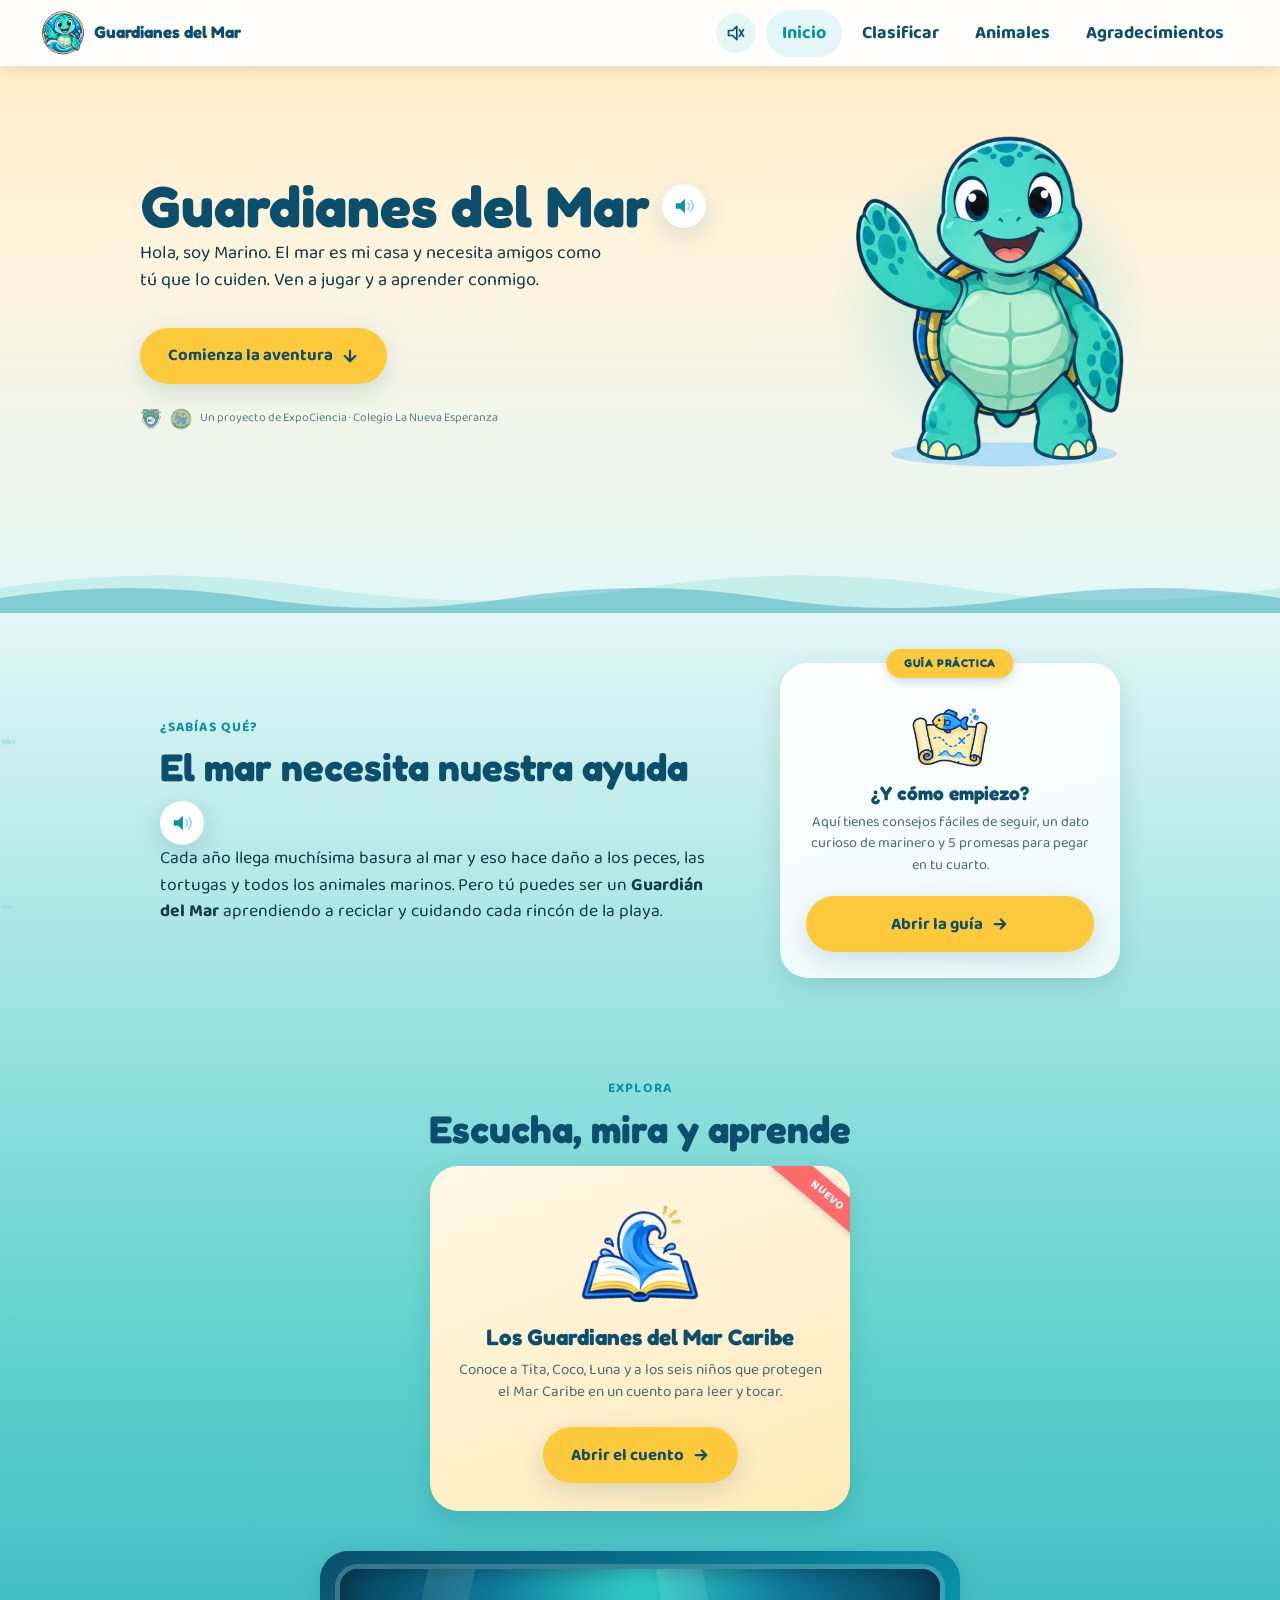
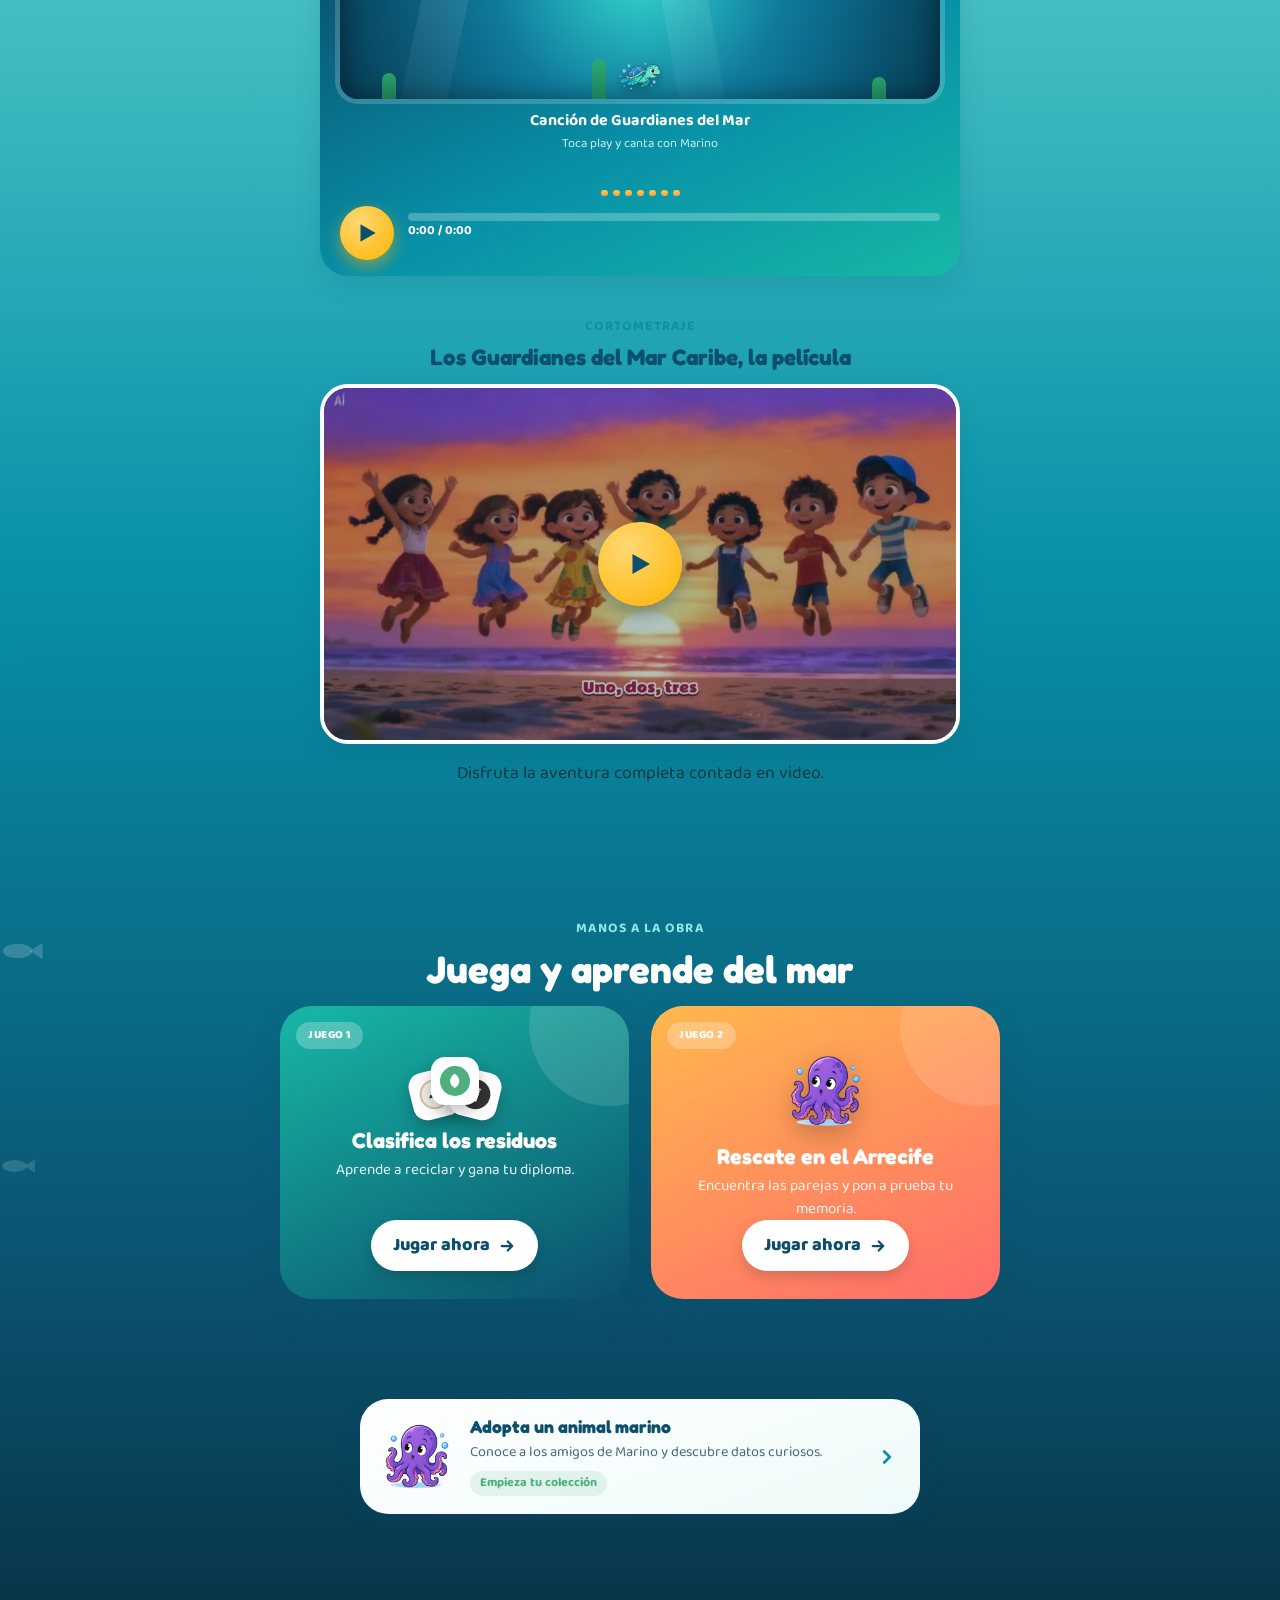
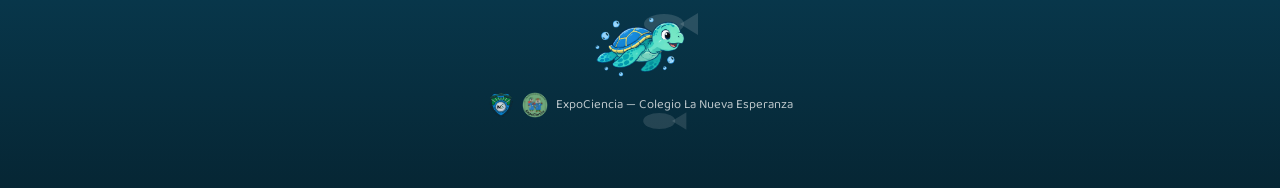
<file: index.html>
<!DOCTYPE html>
<html lang="es">
<head>
<meta charset="UTF-8">
<meta name="viewport" content="width=device-width, initial-scale=1, viewport-fit=cover">
<title>Guardianes del Mar</title>
<link rel="preconnect" href="https://fonts.googleapis.com">
<link rel="preconnect" href="https://fonts.gstatic.com" crossorigin>
<link href="https://fonts.googleapis.com/css2?family=Fredoka:wght@500;700&family=Baloo+2:wght@500;700&display=swap" rel="stylesheet">
<link rel="icon" href="imagenes/tortuga_marina.png" type="image/png">
<link rel="stylesheet" href="css/style.css">
</head>
<body>

<div class="burbujas" id="burbujas"></div>

<nav class="topnav">
  <div class="container topnav-inner">
    <a href="index.html" class="marca">
      <img src="imagenes/logo.png" alt="">
      Guardianes del Mar
    </a>
    <div class="topnav-acciones">
      <button class="sound-toggle silenciado" id="soundToggle" aria-label="Activar sonido" aria-pressed="false">
        <svg class="icono" viewBox="0 0 24 24" width="20" height="20" fill="none" stroke="currentColor" stroke-width="2" stroke-linecap="round" stroke-linejoin="round">
          <polygon points="3 9 3 15 8 15 13 20 13 4 8 9 3 9"></polygon>
          <path class="onda1" d="M16 8a5 5 0 0 1 0 8"></path>
          <path class="onda2" d="M19 5a9 9 0 0 1 0 14"></path>
          <line class="linea-muda" x1="16" y1="8" x2="21" y2="16"></line>
          <line class="linea-muda" x1="21" y1="8" x2="16" y2="16"></line>
        </svg>
      </button>
      <button class="menu-toggle" id="menuToggle" aria-label="Abrir menú" aria-expanded="false">
        <span></span><span></span><span></span>
      </button>
    </div>
    <ul class="topnav-links" id="topnavLinks">
      <li><a href="index.html" class="activa">Inicio</a></li>
      <li class="solo-movil"><a href="guia.html">Guía</a></li>
      <li><a href="clasificar.html">Clasificar</a></li>
      <li class="solo-movil"><a href="vuela.html">Rescate en el Arrecife</a></li>
      <li><a href="animales.html">Animales</a></li>
      <li><a href="agradecimientos.html">Agradecimientos</a></li>
    </ul>
  </div>
</nav>

<audio id="ambienteAudio" src="audio/ambiente-mar.mp3" loop preload="none"></audio>

<!-- HERO -->
<header class="hero">
  <div class="container hero-grid">
    <div class="hero-texto">
      <div class="titulo-con-audio">
        <h1>Guardianes del Mar</h1>
        <button class="btn-icono-escuchar" id="btnEscucharHero" data-lee="textoHero" type="button" aria-label="Escuchar este texto">
          <svg viewBox="0 0 24 24" width="22" height="22" fill="none" stroke="currentColor" stroke-width="2" stroke-linecap="round" stroke-linejoin="round">
            <polygon points="3 9 3 15 8 15 13 20 13 4 8 9 3 9" fill="currentColor" stroke="none"></polygon>
            <path class="onda-tts onda-tts-1" d="M16.5 8.5a5 5 0 0 1 0 7"></path>
            <path class="onda-tts onda-tts-2" d="M19.5 6a9 9 0 0 1 0 12"></path>
          </svg>
        </button>
      </div>
      <p class="subtitulo" id="textoHero">Hola, soy Marino. El mar es mi casa y necesita amigos como tú que lo cuiden. Ven a jugar y a aprender conmigo.</p>
      <a href="#problema" class="btn btn-primary">
        Comienza la aventura
        <svg viewBox="0 0 24 24" width="18" height="18" fill="none" stroke="currentColor" stroke-width="3" stroke-linecap="round" stroke-linejoin="round"><path d="M12 5v14M5 12l7 7 7-7"></path></svg>
      </a>
      <div class="hero-creditos">
        <img src="imagenes/logo_colegio.png" alt="">
        <img src="imagenes/expociencia.png" alt="">
        <span>Un proyecto de ExpoCiencia &middot; Colegio La Nueva Esperanza</span>
      </div>
    </div>
    <div class="hero-imagen">
      <div class="hero-mancha" aria-hidden="true"></div>
      <img class="mascota" src="imagenes/tortuga_saludo.png" alt="Marino la tortuga saludando">
    </div>
  </div>
</header>
<div class="divisor-ola" aria-hidden="true">
  <svg class="ola-atras" viewBox="0 0 800 50" preserveAspectRatio="none" xmlns="http://www.w3.org/2000/svg">
    <path id="olaPathAtras" d="M0,25 Q50,0 100,25 T200,25 T300,25 T400,25 L400,50 L0,50 Z" fill="#5FD1CD" fill-opacity="0.45"></path>
    <use href="#olaPathAtras" x="400"></use>
  </svg>
  <svg class="ola-frente" viewBox="0 0 800 50" preserveAspectRatio="none" xmlns="http://www.w3.org/2000/svg">
    <path id="olaPathFrente" d="M0,35 Q40,15 80,35 T160,35 T240,35 T320,35 T400,35 L400,50 L0,50 Z" fill="#0891A8" fill-opacity="0.35"></path>
    <use href="#olaPathFrente" x="400"></use>
  </svg>
</div>

<!-- EL PROBLEMA -->
<section id="problema">
  <div class="peces-fondo" aria-hidden="true">
    <svg class="pez-fondo" viewBox="0 0 60 30" style="top:30%;width:16px;height:8px;color:#5FD1CD;opacity:0.3;animation-duration:24s;animation-delay:-3s;" fill="currentColor"><ellipse cx="24" cy="15" rx="20" ry="10"></ellipse><polygon points="40,15 58,4 58,26"></polygon></svg>
    <svg class="pez-fondo" viewBox="0 0 60 30" style="top:70%;width:12px;height:6px;color:#5FD1CD;opacity:0.25;animation-duration:30s;animation-delay:-14s;" fill="currentColor"><ellipse cx="24" cy="15" rx="20" ry="10"></ellipse><polygon points="40,15 58,4 58,26"></polygon></svg>
  </div>
  <div class="container problema-grid">
    <div class="problema-texto">
      <span class="eyebrow">¿Sabías qué?</span>
      <div class="titulo-con-audio">
        <h2>El mar necesita nuestra ayuda</h2>
        <button class="btn-icono-escuchar" id="btnEscucharProblema" data-lee="textoProblema" type="button" aria-label="Escuchar este texto">
          <svg viewBox="0 0 24 24" width="22" height="22" fill="none" stroke="currentColor" stroke-width="2" stroke-linecap="round" stroke-linejoin="round">
            <polygon points="3 9 3 15 8 15 13 20 13 4 8 9 3 9" fill="currentColor" stroke="none"></polygon>
            <path class="onda-tts onda-tts-1" d="M16.5 8.5a5 5 0 0 1 0 7"></path>
            <path class="onda-tts onda-tts-2" d="M19.5 6a9 9 0 0 1 0 12"></path>
          </svg>
        </button>
      </div>
      <p class="lead" id="textoProblema">
        Cada año llega muchísima basura al mar y eso hace daño a los peces, las tortugas y todos los animales marinos.
        Pero tú puedes ser un <strong>Guardián del Mar</strong> aprendiendo a reciclar y cuidando cada rincón de la playa.
      </p>
    </div>

    <a href="guia.html" class="guia-destacada">
      <span class="guia-destacada-cinta">Guía práctica</span>
      <span class="guia-destacada-icono" aria-hidden="true">
        <img src="imagenes/icono_mapa.png" alt="">
      </span>
      <h3>¿Y cómo empiezo?</h3>
      <p>Aquí tienes consejos fáciles de seguir, un dato curioso de marinero y 5 promesas para pegar en tu cuarto.</p>
      <span class="btn btn-primary">
        Abrir la guía
        <svg viewBox="0 0 24 24" width="18" height="18" fill="none" stroke="currentColor" stroke-width="3" stroke-linecap="round" stroke-linejoin="round"><path d="M5 12h14M13 6l6 6-6 6"></path></svg>
      </span>
    </a>
  </div>
</section>

<!-- ESCUCHA, MIRA Y APRENDE -->
<section>
  <div class="peces-fondo" aria-hidden="true">
    <svg class="pez-fondo" viewBox="0 0 60 30" style="top:20%;width:24px;height:12px;color:#5FD1CD;opacity:0.3;animation-duration:26s;animation-delay:-8s;" fill="currentColor"><ellipse cx="24" cy="15" rx="20" ry="10"></ellipse><polygon points="40,15 58,4 58,26"></polygon></svg>
    <svg class="pez-fondo" viewBox="0 0 60 30" style="top:85%;width:20px;height:10px;color:#0891A8;opacity:0.28;animation-duration:32s;animation-delay:-20s;" fill="currentColor"><ellipse cx="24" cy="15" rx="20" ry="10"></ellipse><polygon points="40,15 58,4 58,26"></polygon></svg>
  </div>
  <div class="container">
    <span class="eyebrow">Explora</span>
    <h2>Escucha, mira y aprende</h2>

    <a href="cuento.html" class="cuento-card">
      <span class="cuento-cinta">Nuevo</span>
      <img src="imagenes/icono_libro.png" alt="">
      <h3>Los Guardianes del Mar Caribe</h3>
      <p>Conoce a Tita, Coco, Luna y a los seis niños que protegen el Mar Caribe en un cuento para leer y tocar.</p>
      <span class="btn btn-primary">
        Abrir el cuento
        <svg viewBox="0 0 24 24" width="18" height="18" fill="none" stroke="currentColor" stroke-width="3" stroke-linecap="round" stroke-linejoin="round"><path d="M5 12h14M13 6l6 6-6 6"></path></svg>
      </span>
    </a>

    <div class="cancion-viva" id="cancionViva">
      <div class="ventana-mar" id="ventanaMar">
        <span class="rayo-luz r1"></span>
        <span class="rayo-luz r2"></span>
        <img class="pez-silueta" src="imagenes/pez.png" alt="">
        <span class="alga a1"></span>
        <span class="alga a2"></span>
        <span class="alga a3"></span>
        <img class="mascota-nadando" id="mascotaVentana" src="imagenes/tortuga_nadando.png" alt="">
        <div class="particulas-ventana" id="particulasVentana"></div>

        <div class="letra-ventana" id="letraVentana">
          <p class="letra-anterior" id="letraAnterior"></p>
          <p class="letra-actual" id="letraActual"></p>
          <p class="letra-siguiente" id="letraSiguiente"></p>
        </div>
      </div>

      <div class="cancion-info">
        <p class="cancion-titulo">Canción de Guardianes del Mar</p>
        <p class="cancion-subtitulo">Toca play y canta con Marino</p>
      </div>

      <div class="ecualizador" id="ecualizador" aria-hidden="true">
        <span></span><span></span><span></span><span></span><span></span><span></span><span></span>
      </div>

      <div class="cancion-controles">
        <button class="cancion-play" id="playCancion" aria-label="Reproducir canción">
          <svg class="icono-play" viewBox="0 0 24 24" width="26" height="26" fill="currentColor"><polygon points="6 4 20 12 6 20 6 4"></polygon></svg>
          <svg class="icono-pausa" viewBox="0 0 24 24" width="26" height="26" fill="currentColor"><rect x="6" y="4" width="4" height="16"></rect><rect x="14" y="4" width="4" height="16"></rect></svg>
        </button>
        <div class="cancion-progreso-wrap">
          <div class="player-barra" id="cancionBarra">
            <div class="player-progreso" id="cancionProgreso"></div>
          </div>
          <p class="player-tiempo" id="cancionTiempo">0:00 / 0:00</p>
        </div>
      </div>

      <div class="notas-contenedor" id="notasContenedor"></div>
      <audio id="cancionAudio" src="audio/cancion.mp3" preload="none"></audio>
    </div>

    <div class="video-feature">
      <span class="eyebrow" style="margin-top:40px;">Cortometraje</span>
      <h3 style="text-align:center;color:var(--ocean-deep);font-size:1.4rem;">Los Guardianes del Mar Caribe, la película</h3>
      <div class="video-marco-nuevo" id="videoMarco" data-video-src="videos/cuento-guardianes-del-mar.mp4">
        <img class="video-miniatura" src="imagenes/video_cuento_poster.jpg" alt="Los Guardianes del Mar Caribe saltando de alegría en la playa al atardecer">
        <button class="video-overlay-boton" id="videoOverlayBoton" aria-label="Reproducir video">
          <span class="circulo">
            <svg viewBox="0 0 24 24" width="30" height="30" fill="currentColor"><polygon points="6 4 20 12 6 20 6 4"></polygon></svg>
          </span>
        </button>
      </div>
      <p class="lead" style="margin-top:16px;">Disfruta la aventura completa contada en video.</p>
    </div>

  </div>
</section>


<!-- JUEGA Y APRENDE -->
<section class="seccion-profunda">
  <div class="peces-fondo" aria-hidden="true">
    <svg class="pez-fondo" viewBox="0 0 60 30" style="top:15%;width:44px;height:22px;color:rgba(255,255,255,0.18);animation-duration:24s;animation-delay:-2s;" fill="currentColor"><ellipse cx="24" cy="15" rx="20" ry="10"></ellipse><polygon points="40,15 58,4 58,26"></polygon></svg>
    <svg class="pez-fondo" viewBox="0 0 60 30" style="top:60%;width:36px;height:18px;color:rgba(255,255,255,0.15);animation-duration:34s;animation-delay:-18s;" fill="currentColor"><ellipse cx="24" cy="15" rx="20" ry="10"></ellipse><polygon points="40,15 58,4 58,26"></polygon></svg>
  </div>
  <div class="container">
    <span class="eyebrow">Manos a la obra</span>
    <h2>Juega y aprende del mar</h2>
    <div class="juegos-grid">
      <a href="clasificar.html" class="juego-card juego-clasificar">
        <span class="juego-badge">Juego 1</span>
        <div class="baraja-canecas baraja-mini" aria-hidden="true">
          <span class="carta-baraja carta-1">
            <span class="simbolo-caneca simbolo-blanco tam-mini">
              <svg viewBox="0 0 100 100" fill="currentColor"><path d="M50 6 L65 30 H55 V50 H45 V30 H35 Z" transform="rotate(0 50 50)"></path><path d="M50 6 L65 30 H55 V50 H45 V30 H35 Z" transform="rotate(120 50 50)"></path><path d="M50 6 L65 30 H55 V50 H45 V30 H35 Z" transform="rotate(240 50 50)"></path></svg>
            </span>
          </span>
          <span class="carta-baraja carta-2">
            <span class="simbolo-caneca simbolo-verde tam-mini">
              <svg viewBox="0 0 100 100" fill="currentColor"><path d="M50 92 C18 75 12 32 50 8 C88 32 82 75 50 92 Z"></path></svg>
            </span>
          </span>
          <span class="carta-baraja carta-3">
            <span class="simbolo-caneca simbolo-negro tam-mini">
              <svg viewBox="0 0 100 100" fill="currentColor"><rect x="24" y="14" width="52" height="10" rx="3"></rect><rect x="40" y="5" width="20" height="9" rx="3"></rect><path d="M28 28 H72 L67 92 H33 Z"></path></svg>
            </span>
          </span>
        </div>
        <h3>Clasifica los residuos</h3>
        <p>Aprende a reciclar y gana tu diploma.</p>
        <span class="btn-jugar">
          Jugar ahora
          <svg viewBox="0 0 24 24" width="18" height="18" fill="none" stroke="currentColor" stroke-width="3" stroke-linecap="round" stroke-linejoin="round"><path d="M5 12h14M13 6l6 6-6 6"></path></svg>
        </span>
      </a>
      <a href="vuela.html" class="juego-card juego-vuela">
        <span class="juego-badge">Juego 2</span>
        <img src="imagenes/pulpo.png" alt="">
        <h3>Rescate en el Arrecife</h3>
        <p>Encuentra las parejas y pon a prueba tu memoria.</p>
        <span class="btn-jugar">
          Jugar ahora
          <svg viewBox="0 0 24 24" width="18" height="18" fill="none" stroke="currentColor" stroke-width="3" stroke-linecap="round" stroke-linejoin="round"><path d="M5 12h14M13 6l6 6-6 6"></path></svg>
        </span>
      </a>
    </div>
  </div>
</section>

<!-- ADOPTA (teaser) -->
<section>
  <div class="container">
    <a href="animales.html" class="adopta-teaser">
      <img src="imagenes/pulpo.png" alt="">
      <div class="texto">
        <h3>Adopta un animal marino</h3>
        <p>Conoce a los amigos de Marino y descubre datos curiosos.</p>
        <span class="adopta-teaser-progreso" id="adoptaTeaserProgreso"></span>
      </div>
      <svg class="adopta-teaser-flecha" viewBox="0 0 24 24" width="22" height="22" fill="none" stroke="currentColor" stroke-width="3" stroke-linecap="round" stroke-linejoin="round"><path d="M9 6l6 6-6 6"></path></svg>
    </a>
  </div>
</section>

<footer class="seccion-profunda">
  <div class="peces-fondo" aria-hidden="true">
    <svg class="pez-fondo" viewBox="0 0 60 30" style="top:20%;width:60px;height:30px;color:rgba(255,255,255,0.14);animation-duration:26s;animation-delay:-10s;" fill="currentColor"><ellipse cx="24" cy="15" rx="20" ry="10"></ellipse><polygon points="40,15 58,4 58,26"></polygon></svg>
    <svg class="pez-fondo" viewBox="0 0 60 30" style="top:65%;width:48px;height:24px;color:rgba(255,255,255,0.12);animation-duration:36s;animation-delay:-24s;" fill="currentColor"><ellipse cx="24" cy="15" rx="20" ry="10"></ellipse><polygon points="40,15 58,4 58,26"></polygon></svg>
  </div>
  <img src="imagenes/tortuga_nadando.png" alt="Marino nadando" style="width:100px;margin:0 auto 12px;position:relative;z-index:2;">
  <div class="footer-evento" style="position:relative;z-index:2;">
    <img src="imagenes/logo_colegio.png" alt="">
    <img src="imagenes/expociencia.png" alt="">
    <span>ExpoCiencia &mdash; Colegio La Nueva Esperanza</span>
  </div>
</footer>

<script src="js/common.js"></script>
<script src="js/home.js"></script>
</body>
</html>
</file>
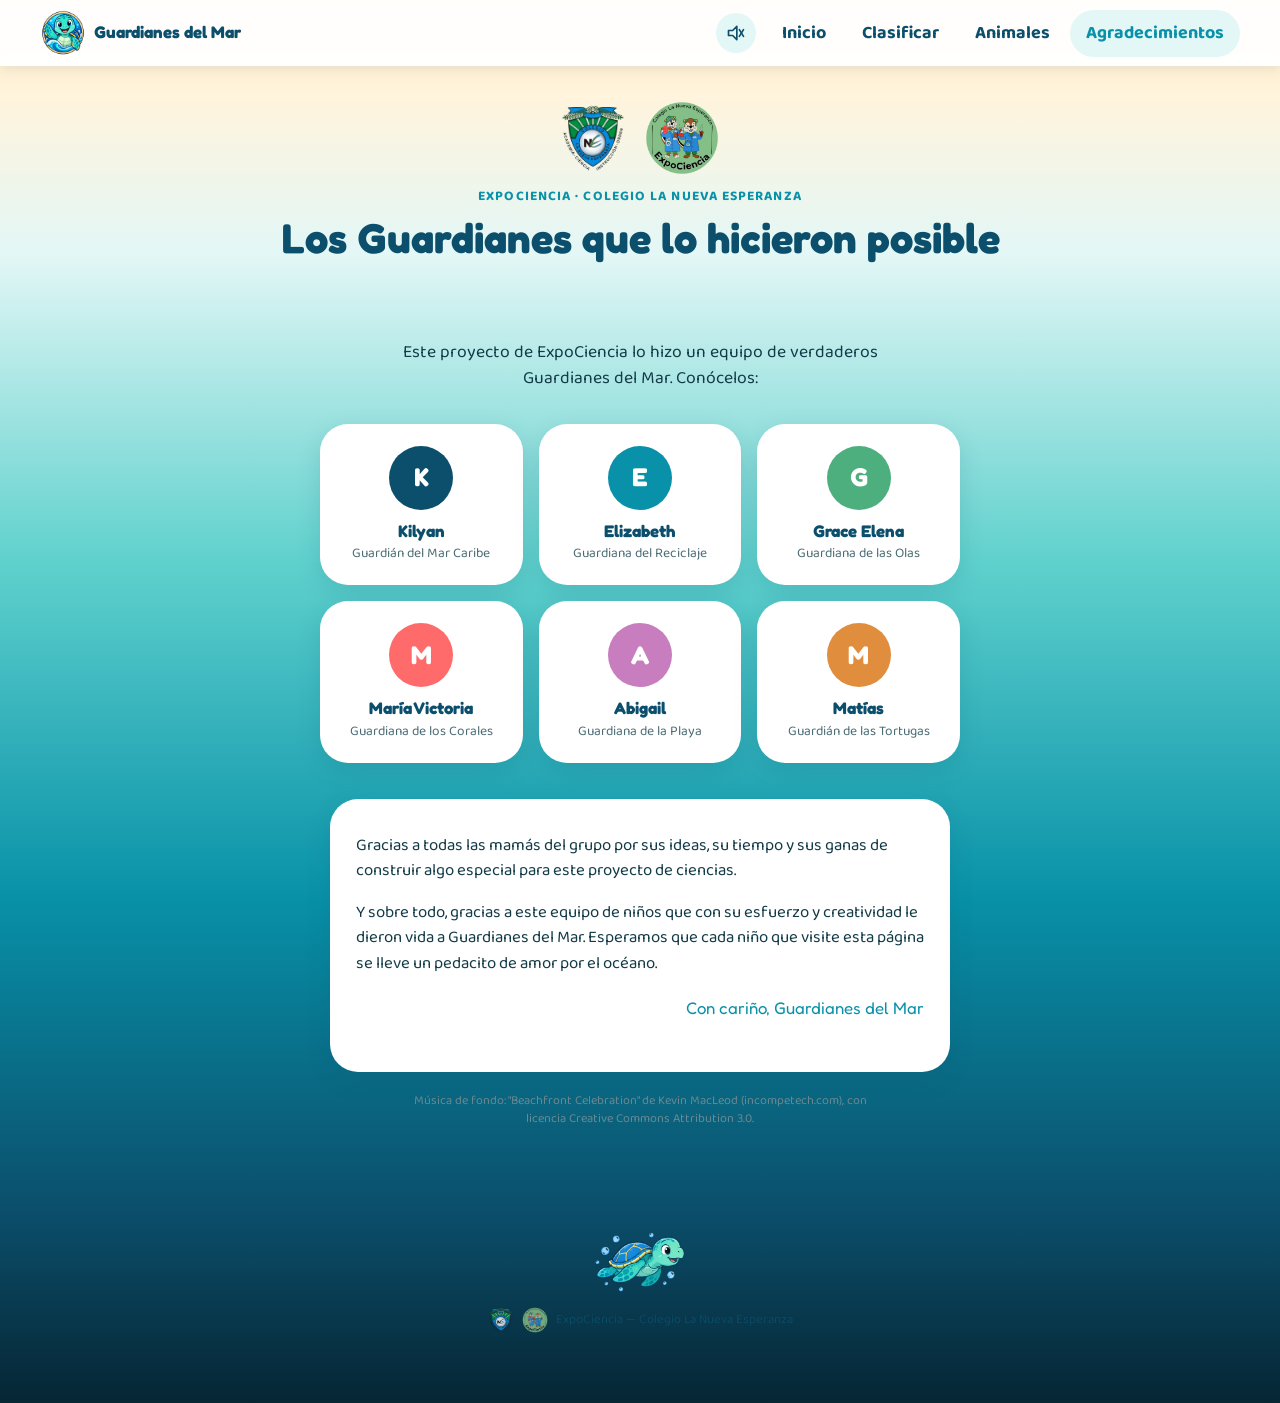
<file: agradecimientos.html>
<!DOCTYPE html>
<html lang="es">
<head>
<meta charset="UTF-8">
<meta name="viewport" content="width=device-width, initial-scale=1, viewport-fit=cover">
<title>Nuestro equipo — Guardianes del Mar</title>
<link rel="preconnect" href="https://fonts.googleapis.com">
<link rel="preconnect" href="https://fonts.gstatic.com" crossorigin>
<link href="https://fonts.googleapis.com/css2?family=Fredoka:wght@500;700&family=Baloo+2:wght@500;700&display=swap" rel="stylesheet">
<link rel="icon" href="imagenes/tortuga_marina.png" type="image/png">
<link rel="stylesheet" href="css/style.css">
</head>
<body>

<div class="burbujas" id="burbujas"></div>

<nav class="topnav">
  <div class="container topnav-inner">
    <a href="index.html" class="marca">
      <img src="imagenes/logo.png" alt="">
      Guardianes del Mar
    </a>
    <div class="topnav-acciones">
      <button class="sound-toggle silenciado" id="soundToggle" aria-label="Activar sonido" aria-pressed="false">
        <svg class="icono" viewBox="0 0 24 24" width="20" height="20" fill="none" stroke="currentColor" stroke-width="2" stroke-linecap="round" stroke-linejoin="round">
          <polygon points="3 9 3 15 8 15 13 20 13 4 8 9 3 9"></polygon>
          <path class="onda1" d="M16 8a5 5 0 0 1 0 8"></path>
          <path class="onda2" d="M19 5a9 9 0 0 1 0 14"></path>
          <line class="linea-muda" x1="16" y1="8" x2="21" y2="16"></line>
          <line class="linea-muda" x1="21" y1="8" x2="16" y2="16"></line>
        </svg>
      </button>
      <button class="menu-toggle" id="menuToggle" aria-label="Abrir menú" aria-expanded="false">
        <span></span><span></span><span></span>
      </button>
    </div>
    <ul class="topnav-links" id="topnavLinks">
      <li><a href="index.html">Inicio</a></li>
      <li class="solo-movil"><a href="guia.html">Guía</a></li>
      <li><a href="clasificar.html">Clasificar</a></li>
      <li class="solo-movil"><a href="vuela.html">Rescate en el Arrecife</a></li>
      <li><a href="animales.html">Animales</a></li>
      <li><a href="agradecimientos.html" class="activa">Agradecimientos</a></li>
    </ul>
  </div>
</nav>

<audio id="ambienteAudio" src="audio/ambiente-mar.mp3" loop preload="none"></audio>

<header class="page-header">
  <div class="logos-evento">
    <img src="imagenes/logo_colegio.png" alt="Colegio La Nueva Esperanza">
    <img src="imagenes/expociencia.png" alt="ExpoCiencia">
  </div>
  <span class="eyebrow">ExpoCiencia · Colegio La Nueva Esperanza</span>
  <h1 style="color:var(--ocean-deep);font-size:clamp(1.8rem,6vw,2.6rem);">Los Guardianes que lo hicieron posible</h1>
</header>

<section>
  <div class="container">
    <p class="lead">Este proyecto de ExpoCiencia lo hizo un equipo de verdaderos Guardianes del Mar. Conócelos:</p>

    <div class="equipo-grid">
      <div class="equipo-card equipo-color-1">
        <span class="equipo-avatar">K</span>
        <h3>Kilyan</h3>
        <p>Guardián del Mar Caribe</p>
      </div>
      <div class="equipo-card equipo-color-2">
        <span class="equipo-avatar">E</span>
        <h3>Elizabeth</h3>
        <p>Guardiana del Reciclaje</p>
      </div>
      <div class="equipo-card equipo-color-3">
        <span class="equipo-avatar">G</span>
        <h3>Grace Elena</h3>
        <p>Guardiana de las Olas</p>
      </div>
      <div class="equipo-card equipo-color-4">
        <span class="equipo-avatar">M</span>
        <h3>María Victoria</h3>
        <p>Guardiana de los Corales</p>
      </div>
      <div class="equipo-card equipo-color-5">
        <span class="equipo-avatar">A</span>
        <h3>Abigail</h3>
        <p>Guardiana de la Playa</p>
      </div>
      <div class="equipo-card equipo-color-6">
        <span class="equipo-avatar">M</span>
        <h3>Matías</h3>
        <p>Guardián de las Tortugas</p>
      </div>
    </div>

    <div class="agradecimientos-texto">
      <p>Gracias a todas las mamás del grupo por sus ideas, su tiempo y sus ganas de construir algo especial para este proyecto de ciencias.</p>
      <p>Y sobre todo, gracias a este equipo de niños que con su esfuerzo y creatividad le dieron vida a Guardianes del Mar. Esperamos que cada niño que visite esta página se lleve un pedacito de amor por el océano.</p>
      <p class="firma">Con cariño, Guardianes del Mar</p>
    </div>

    <p class="creditos-musica">Música de fondo: "Beachfront Celebration" de Kevin MacLeod (incompetech.com), con licencia Creative Commons Attribution 3.0.</p>
  </div>
</section>

<footer>
  <img src="imagenes/tortuga_nadando.png" alt="Marino nadando" style="width:100px;margin:0 auto 12px;">
  <div class="footer-evento">
    <img src="imagenes/logo_colegio.png" alt="">
    <img src="imagenes/expociencia.png" alt="">
    <span>ExpoCiencia &mdash; Colegio La Nueva Esperanza</span>
  </div>
</footer>

<script src="js/common.js"></script>
</body>
</html>
</file>
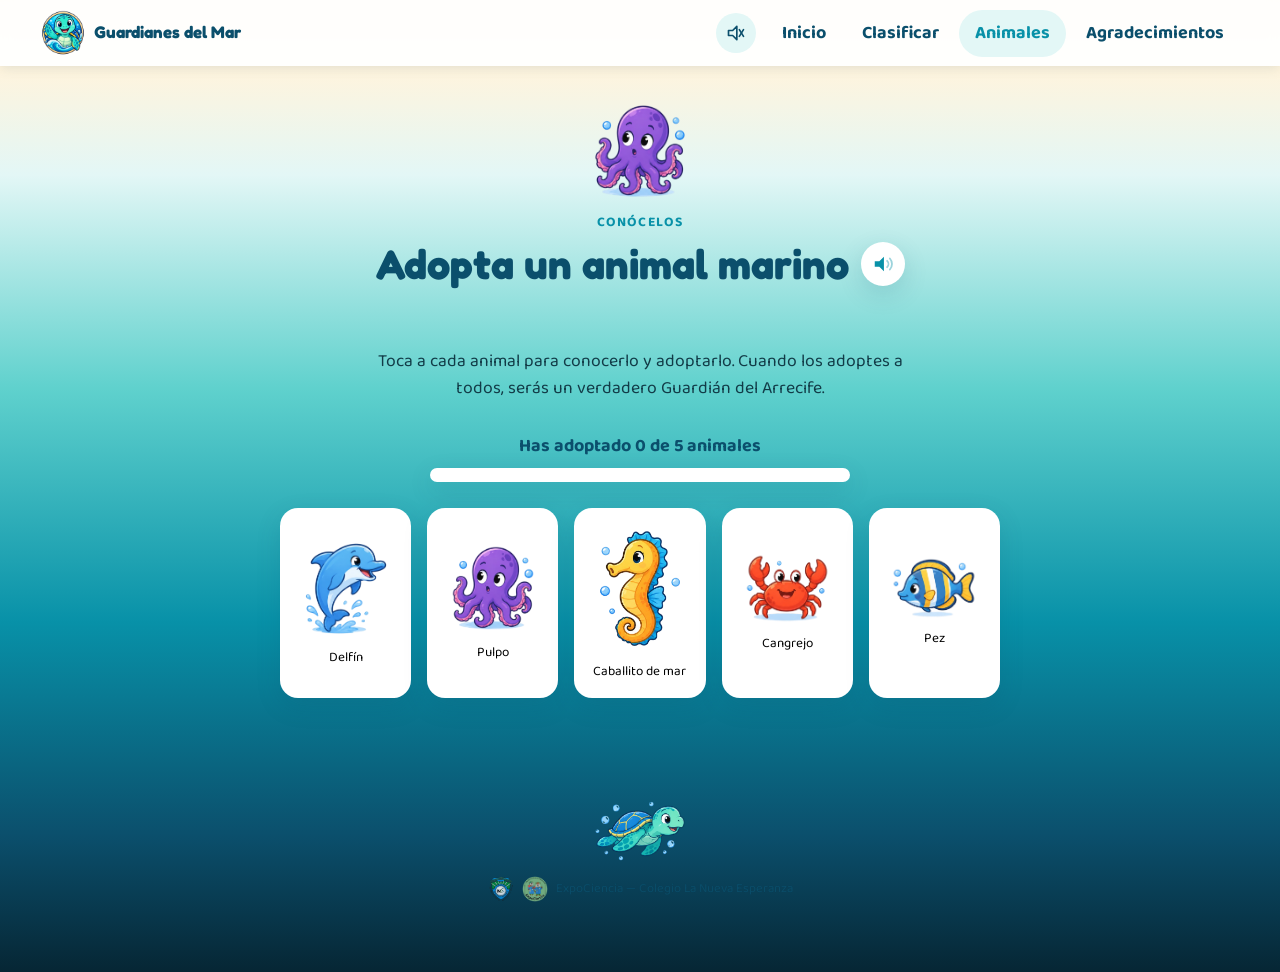
<file: animales.html>
<!DOCTYPE html>
<html lang="es">
<head>
<meta charset="UTF-8">
<meta name="viewport" content="width=device-width, initial-scale=1, viewport-fit=cover">
<title>Adopta un animal — Guardianes del Mar</title>
<link rel="preconnect" href="https://fonts.googleapis.com">
<link rel="preconnect" href="https://fonts.gstatic.com" crossorigin>
<link href="https://fonts.googleapis.com/css2?family=Fredoka:wght@500;700&family=Baloo+2:wght@500;700&display=swap" rel="stylesheet">
<link rel="icon" href="imagenes/tortuga_marina.png" type="image/png">
<link rel="stylesheet" href="css/style.css">
</head>
<body>

<div class="burbujas" id="burbujas"></div>

<nav class="topnav">
  <div class="container topnav-inner">
    <a href="index.html" class="marca">
      <img src="imagenes/logo.png" alt="">
      Guardianes del Mar
    </a>
    <div class="topnav-acciones">
      <button class="sound-toggle silenciado" id="soundToggle" aria-label="Activar sonido" aria-pressed="false">
        <svg class="icono" viewBox="0 0 24 24" width="20" height="20" fill="none" stroke="currentColor" stroke-width="2" stroke-linecap="round" stroke-linejoin="round">
          <polygon points="3 9 3 15 8 15 13 20 13 4 8 9 3 9"></polygon>
          <path class="onda1" d="M16 8a5 5 0 0 1 0 8"></path>
          <path class="onda2" d="M19 5a9 9 0 0 1 0 14"></path>
          <line class="linea-muda" x1="16" y1="8" x2="21" y2="16"></line>
          <line class="linea-muda" x1="21" y1="8" x2="16" y2="16"></line>
        </svg>
      </button>
      <button class="menu-toggle" id="menuToggle" aria-label="Abrir menú" aria-expanded="false">
        <span></span><span></span><span></span>
      </button>
    </div>
    <ul class="topnav-links" id="topnavLinks">
      <li><a href="index.html">Inicio</a></li>
      <li class="solo-movil"><a href="guia.html">Guía</a></li>
      <li><a href="clasificar.html">Clasificar</a></li>
      <li class="solo-movil"><a href="vuela.html">Rescate en el Arrecife</a></li>
      <li><a href="animales.html" class="activa">Animales</a></li>
      <li><a href="agradecimientos.html">Agradecimientos</a></li>
    </ul>
  </div>
</nav>

<audio id="ambienteAudio" src="audio/ambiente-mar.mp3" loop preload="none"></audio>

<header class="page-header">
  <img src="imagenes/pulpo.png" alt="">
  <span class="eyebrow">Conócelos</span>
  <div class="titulo-con-audio" style="justify-content:center;">
    <h1 style="color:var(--ocean-deep);font-size:clamp(1.8rem,6vw,2.6rem);margin-bottom:0;">Adopta un animal marino</h1>
    <button class="btn-icono-escuchar" data-lee="textoAnimales" type="button" aria-label="Escuchar las instrucciones">
      <svg viewBox="0 0 24 24" width="22" height="22" fill="none" stroke="currentColor" stroke-width="2" stroke-linecap="round" stroke-linejoin="round">
        <polygon points="3 9 3 15 8 15 13 20 13 4 8 9 3 9" fill="currentColor" stroke="none"></polygon>
        <path class="onda-tts onda-tts-1" d="M16.5 8.5a5 5 0 0 1 0 7"></path>
        <path class="onda-tts onda-tts-2" d="M19.5 6a9 9 0 0 1 0 12"></path>
      </svg>
    </button>
  </div>
</header>

<section>
  <div class="container">
    <p class="lead" id="textoAnimales">Toca a cada animal para conocerlo y adoptarlo. Cuando los adoptes a todos, serás un verdadero Guardián del Arrecife.</p>

    <div class="adopcion-progreso">
      <p id="adopcionTexto">Has adoptado 0 de 5 animales</p>
      <div class="adopcion-barra"><div class="adopcion-relleno" id="adopcionRelleno"></div></div>
    </div>

    <div class="animales-grid">
      <button class="animal-card" data-animal="delfin" data-dato="Los delfines duermen con un solo ojo abierto para vigilar el peligro.">
        <span class="animal-insignia" aria-hidden="true"><svg viewBox="0 0 24 24" width="16" height="16" fill="none" stroke="currentColor" stroke-width="3" stroke-linecap="round" stroke-linejoin="round"><polyline points="4 12 10 18 20 6"></polyline></svg></span>
        <img src="imagenes/delfin.png" alt="Delfín">
        Delfín
        <div class="dato"></div>
      </button>
      <button class="animal-card" data-animal="pulpo" data-dato="El pulpo tiene tres corazones y puede cambiar de color para esconderse.">
        <span class="animal-insignia" aria-hidden="true"><svg viewBox="0 0 24 24" width="16" height="16" fill="none" stroke="currentColor" stroke-width="3" stroke-linecap="round" stroke-linejoin="round"><polyline points="4 12 10 18 20 6"></polyline></svg></span>
        <img src="imagenes/pulpo.png" alt="Pulpo">
        Pulpo
        <div class="dato"></div>
      </button>
      <button class="animal-card" data-animal="caballito" data-dato="El caballito de mar es el único animal donde el papá carga a los bebés.">
        <span class="animal-insignia" aria-hidden="true"><svg viewBox="0 0 24 24" width="16" height="16" fill="none" stroke="currentColor" stroke-width="3" stroke-linecap="round" stroke-linejoin="round"><polyline points="4 12 10 18 20 6"></polyline></svg></span>
        <img src="imagenes/caballito.png" alt="Caballito de mar">
        Caballito de mar
        <div class="dato"></div>
      </button>
      <button class="animal-card" data-animal="cangrejo" data-dato="El cangrejo camina de lado porque sus patas se doblan mejor así.">
        <span class="animal-insignia" aria-hidden="true"><svg viewBox="0 0 24 24" width="16" height="16" fill="none" stroke="currentColor" stroke-width="3" stroke-linecap="round" stroke-linejoin="round"><polyline points="4 12 10 18 20 6"></polyline></svg></span>
        <img src="imagenes/cangrejo.png" alt="Cangrejo">
        Cangrejo
        <div class="dato"></div>
      </button>
      <button class="animal-card" data-animal="pez" data-dato="Los peces sienten el agua moverse gracias a una línea especial en su cuerpo llamada línea lateral.">
        <span class="animal-insignia" aria-hidden="true"><svg viewBox="0 0 24 24" width="16" height="16" fill="none" stroke="currentColor" stroke-width="3" stroke-linecap="round" stroke-linejoin="round"><polyline points="4 12 10 18 20 6"></polyline></svg></span>
        <img src="imagenes/pez.png" alt="Pez">
        Pez
        <div class="dato"></div>
      </button>
    </div>

    <div class="adopcion-completa" id="adopcionCompleta">
      <img src="imagenes/tortuga_saltando.png" alt="Marino celebrando">
      <p class="adopcion-completa-titulo">¡Eres un verdadero Guardián del Arrecife!</p>
      <p>Adoptaste a los 5 amigos del mar. Cuídalos siempre.</p>
    </div>
  </div>
</section>

<footer>
  <img src="imagenes/tortuga_nadando.png" alt="Marino nadando" style="width:100px;margin:0 auto 12px;">
  <div class="footer-evento">
    <img src="imagenes/logo_colegio.png" alt="">
    <img src="imagenes/expociencia.png" alt="">
    <span>ExpoCiencia &mdash; Colegio La Nueva Esperanza</span>
  </div>
</footer>

<script src="js/common.js"></script>
<script src="js/animales.js"></script>
</body>
</html>
</file>
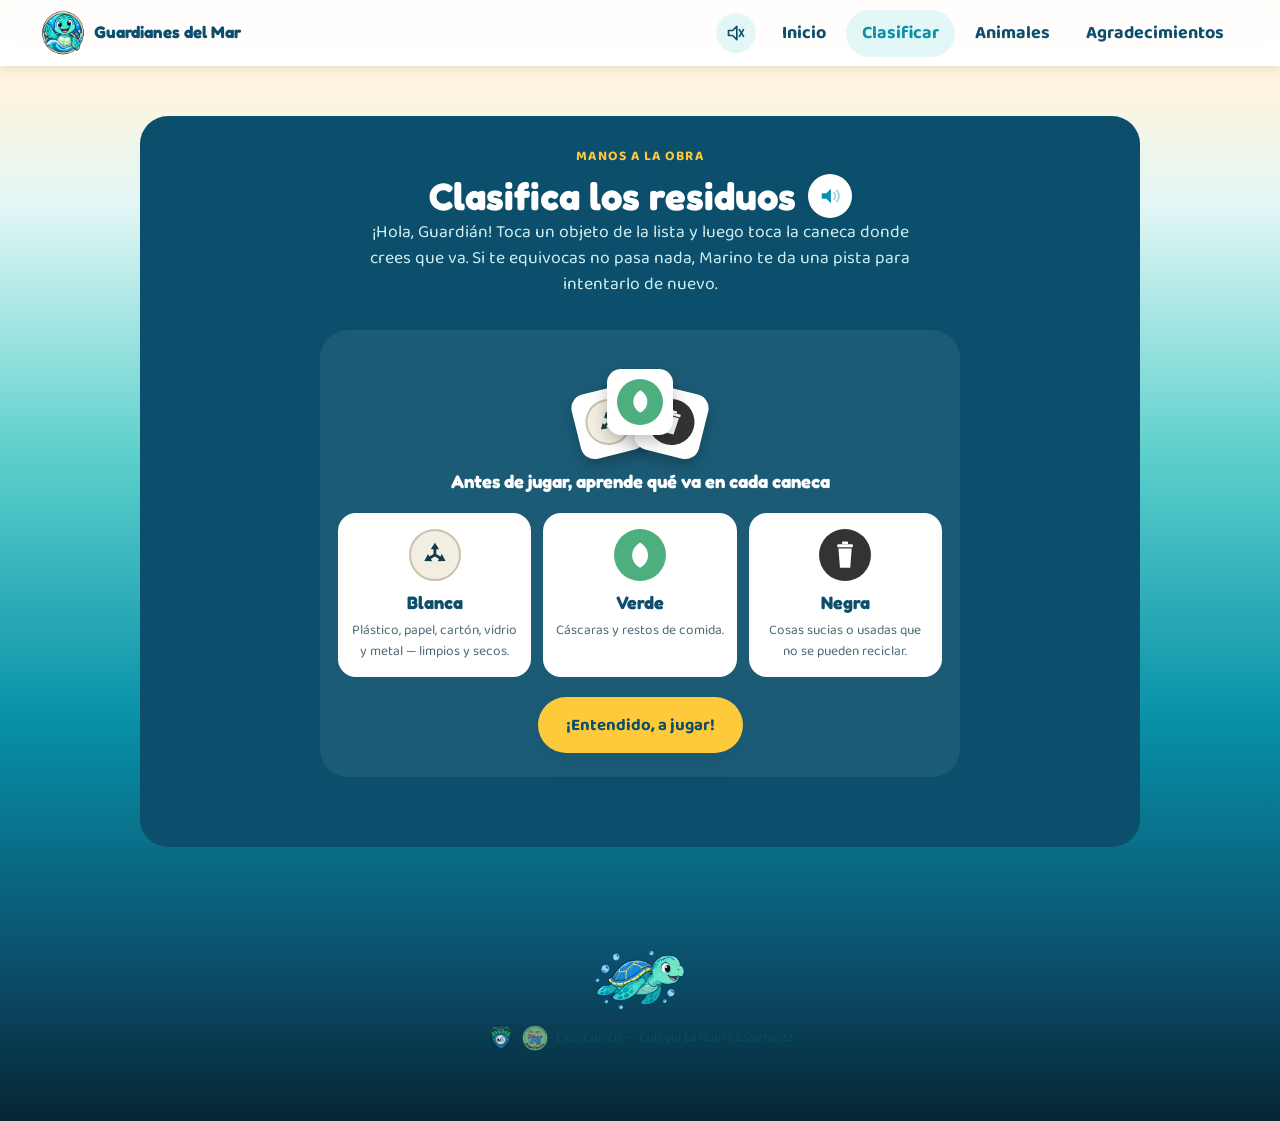
<file: clasificar.html>
<!DOCTYPE html>
<html lang="es">
<head>
<meta charset="UTF-8">
<meta name="viewport" content="width=device-width, initial-scale=1, viewport-fit=cover">
<title>Clasifica los residuos — Guardianes del Mar</title>
<link rel="preconnect" href="https://fonts.googleapis.com">
<link rel="preconnect" href="https://fonts.gstatic.com" crossorigin>
<link href="https://fonts.googleapis.com/css2?family=Fredoka:wght@500;700&family=Baloo+2:wght@500;700&display=swap" rel="stylesheet">
<link rel="icon" href="imagenes/tortuga_marina.png" type="image/png">
<link rel="stylesheet" href="css/style.css">
</head>
<body>

<div class="burbujas" id="burbujas"></div>

<nav class="topnav">
  <div class="container topnav-inner">
    <a href="index.html" class="marca">
      <img src="imagenes/logo.png" alt="">
      Guardianes del Mar
    </a>
    <div class="topnav-acciones">
      <button class="sound-toggle silenciado" id="soundToggle" aria-label="Activar sonido" aria-pressed="false">
        <svg class="icono" viewBox="0 0 24 24" width="20" height="20" fill="none" stroke="currentColor" stroke-width="2" stroke-linecap="round" stroke-linejoin="round">
          <polygon points="3 9 3 15 8 15 13 20 13 4 8 9 3 9"></polygon>
          <path class="onda1" d="M16 8a5 5 0 0 1 0 8"></path>
          <path class="onda2" d="M19 5a9 9 0 0 1 0 14"></path>
          <line class="linea-muda" x1="16" y1="8" x2="21" y2="16"></line>
          <line class="linea-muda" x1="21" y1="8" x2="16" y2="16"></line>
        </svg>
      </button>
      <button class="menu-toggle" id="menuToggle" aria-label="Abrir menú" aria-expanded="false">
        <span></span><span></span><span></span>
      </button>
    </div>
    <ul class="topnav-links" id="topnavLinks">
      <li><a href="index.html">Inicio</a></li>
      <li class="solo-movil"><a href="guia.html">Guía</a></li>
      <li><a href="clasificar.html" class="activa">Clasificar</a></li>
      <li class="solo-movil"><a href="vuela.html">Rescate en el Arrecife</a></li>
      <li><a href="animales.html">Animales</a></li>
      <li><a href="agradecimientos.html">Agradecimientos</a></li>
    </ul>
  </div>
</nav>

<audio id="ambienteAudio" src="audio/ambiente-mar.mp3" loop preload="none"></audio>

<section>
  <div class="container juego">
    <span class="eyebrow" style="color:var(--sun);">Manos a la obra</span>
    <div class="titulo-con-audio">
      <h2>Clasifica los residuos</h2>
      <button class="btn-icono-escuchar" data-lee="textoClasificar" type="button" aria-label="Escuchar las instrucciones">
        <svg viewBox="0 0 24 24" width="22" height="22" fill="none" stroke="currentColor" stroke-width="2" stroke-linecap="round" stroke-linejoin="round">
          <polygon points="3 9 3 15 8 15 13 20 13 4 8 9 3 9" fill="currentColor" stroke="none"></polygon>
          <path class="onda-tts onda-tts-1" d="M16.5 8.5a5 5 0 0 1 0 7"></path>
          <path class="onda-tts onda-tts-2" d="M19.5 6a9 9 0 0 1 0 12"></path>
        </svg>
      </button>
    </div>
    <p class="lead" id="textoClasificar">¡Hola, Guardián! Toca un objeto de la lista y luego toca la caneca donde crees que va. Si te equivocas no pasa nada, Marino te da una pista para intentarlo de nuevo.</p>

    <div class="guia-intro" id="guiaIntro">
      <div class="baraja-canecas" aria-hidden="true">
        <span class="carta-baraja carta-1">
          <span class="simbolo-caneca simbolo-blanco tam-baraja">
            <svg viewBox="0 0 100 100" fill="currentColor"><path d="M50 6 L65 30 H55 V50 H45 V30 H35 Z" transform="rotate(0 50 50)"></path><path d="M50 6 L65 30 H55 V50 H45 V30 H35 Z" transform="rotate(120 50 50)"></path><path d="M50 6 L65 30 H55 V50 H45 V30 H35 Z" transform="rotate(240 50 50)"></path></svg>
          </span>
        </span>
        <span class="carta-baraja carta-2">
          <span class="simbolo-caneca simbolo-verde tam-baraja">
            <svg viewBox="0 0 100 100" fill="currentColor"><path d="M50 92 C18 75 12 32 50 8 C88 32 82 75 50 92 Z"></path></svg>
          </span>
        </span>
        <span class="carta-baraja carta-3">
          <span class="simbolo-caneca simbolo-negro tam-baraja">
            <svg viewBox="0 0 100 100" fill="currentColor"><rect x="24" y="14" width="52" height="10" rx="3"></rect><rect x="40" y="5" width="20" height="9" rx="3"></rect><path d="M28 28 H72 L67 92 H33 Z"></path></svg>
          </span>
        </span>
      </div>
      <p class="guia-titulo">Antes de jugar, aprende qué va en cada caneca</p>
      <div class="guia-tarjetas">
        <div class="guia-tarjeta guia-blanco" style="animation-delay:0s;">
          <span class="simbolo-caneca simbolo-blanco tam-guia" style="margin:0 auto 8px;">
            <svg viewBox="0 0 100 100" fill="currentColor"><path d="M50 6 L65 30 H55 V50 H45 V30 H35 Z" transform="rotate(0 50 50)"></path><path d="M50 6 L65 30 H55 V50 H45 V30 H35 Z" transform="rotate(120 50 50)"></path><path d="M50 6 L65 30 H55 V50 H45 V30 H35 Z" transform="rotate(240 50 50)"></path></svg>
          </span>
          <h4>Blanca</h4>
          <p>Plástico, papel, cartón, vidrio y metal — limpios y secos.</p>
        </div>
        <div class="guia-tarjeta guia-verde" style="animation-delay:0.15s;">
          <span class="simbolo-caneca simbolo-verde tam-guia" style="margin:0 auto 8px;">
            <svg viewBox="0 0 100 100" fill="currentColor"><path d="M50 92 C18 75 12 32 50 8 C88 32 82 75 50 92 Z"></path></svg>
          </span>
          <h4>Verde</h4>
          <p>Cáscaras y restos de comida.</p>
        </div>
        <div class="guia-tarjeta guia-negro" style="animation-delay:0.3s;">
          <span class="simbolo-caneca simbolo-negro tam-guia" style="margin:0 auto 8px;">
            <svg viewBox="0 0 100 100" fill="currentColor"><rect x="24" y="14" width="52" height="10" rx="3"></rect><rect x="40" y="5" width="20" height="9" rx="3"></rect><path d="M28 28 H72 L67 92 H33 Z"></path></svg>
          </span>
          <h4>Negra</h4>
          <p>Cosas sucias o usadas que no se pueden reciclar.</p>
        </div>
      </div>
      <button class="btn btn-primary" id="btnEmpezarJuego" type="button">¡Entendido, a jugar!</button>
    </div>

    <div class="juego-contenido oculto" id="juegoContenido">
      <p class="marcador">Clasificados: <span id="marcadorTexto">0</span> / <span id="marcadorTotal">0</span></p>

      <div class="canecas" id="canecas">
        <button class="caneca" data-categoria="blanco" aria-label="Caneca blanca - aprovechables">
          <span class="caneca-tapa"></span>
          <span class="caneca-icono">
            <svg viewBox="0 0 100 100" fill="currentColor"><path d="M50 6 L65 30 H55 V50 H45 V30 H35 Z" transform="rotate(0 50 50)"></path><path d="M50 6 L65 30 H55 V50 H45 V30 H35 Z" transform="rotate(120 50 50)"></path><path d="M50 6 L65 30 H55 V50 H45 V30 H35 Z" transform="rotate(240 50 50)"></path></svg>
          </span>
          <span class="caneca-texto">Blanca<br>Aprovechables</span>
        </button>
        <button class="caneca" data-categoria="verde" aria-label="Caneca verde - orgánicos">
          <span class="caneca-tapa"></span>
          <span class="caneca-icono">
            <svg viewBox="0 0 100 100" fill="currentColor"><path d="M50 92 C18 75 12 32 50 8 C88 32 82 75 50 92 Z"></path></svg>
          </span>
          <span class="caneca-texto">Verde<br>Orgánicos</span>
        </button>
        <button class="caneca" data-categoria="negro" aria-label="Caneca negra - no aprovechables">
          <span class="caneca-tapa"></span>
          <span class="caneca-icono">
            <svg viewBox="0 0 100 100" fill="currentColor"><rect x="24" y="14" width="52" height="10" rx="3"></rect><rect x="40" y="5" width="20" height="9" rx="3"></rect><path d="M28 28 H72 L67 92 H33 Z"></path></svg>
          </span>
          <span class="caneca-texto">Negra<br>No aprovechables</span>
        </button>
      </div>

      <div class="pool-objetos" id="poolObjetos"></div>
      <p class="mensaje-juego" id="mensajeJuego"></p>

      <div class="juego-completo" id="juegoCompleto">
        <p style="font-size:1.2rem;text-align:center;">Lo lograste. Ya sabes clasificar como un verdadero Guardián del Mar.</p>

        <div class="diploma-wrap">
          <p class="lead" style="color:#cfeff0;">Escribe tu nombre y descarga tu diploma para imprimir.</p>
          <div class="diploma-form">
            <input type="text" id="nombreDiploma" placeholder="Escribe tu nombre" maxlength="28">
            <button class="btn btn-secondary" id="generarDiploma">Generar</button>
          </div>
          <canvas id="diplomaCanvas" width="1000" height="750"></canvas>
          <br>
          <a href="#" class="btn btn-primary" id="descargarDiploma">
            <svg class="icono" viewBox="0 0 24 24" width="20" height="20" fill="none" stroke="currentColor" stroke-width="2" stroke-linecap="round" stroke-linejoin="round"><circle cx="12" cy="15" r="6"></circle><path d="M9 10 6 3M15 10l3-7"></path></svg>
            Descargar diploma
          </a>
        </div>
      </div>
    </div>
  </div>
</section>

<footer>
  <img src="imagenes/tortuga_nadando.png" alt="Marino nadando" style="width:100px;margin:0 auto 12px;">
  <div class="footer-evento">
    <img src="imagenes/logo_colegio.png" alt="">
    <img src="imagenes/expociencia.png" alt="">
    <span>ExpoCiencia &mdash; Colegio La Nueva Esperanza</span>
  </div>
</footer>

<script src="js/common.js"></script>
<script src="js/clasificar.js"></script>
</body>
</html>
</file>
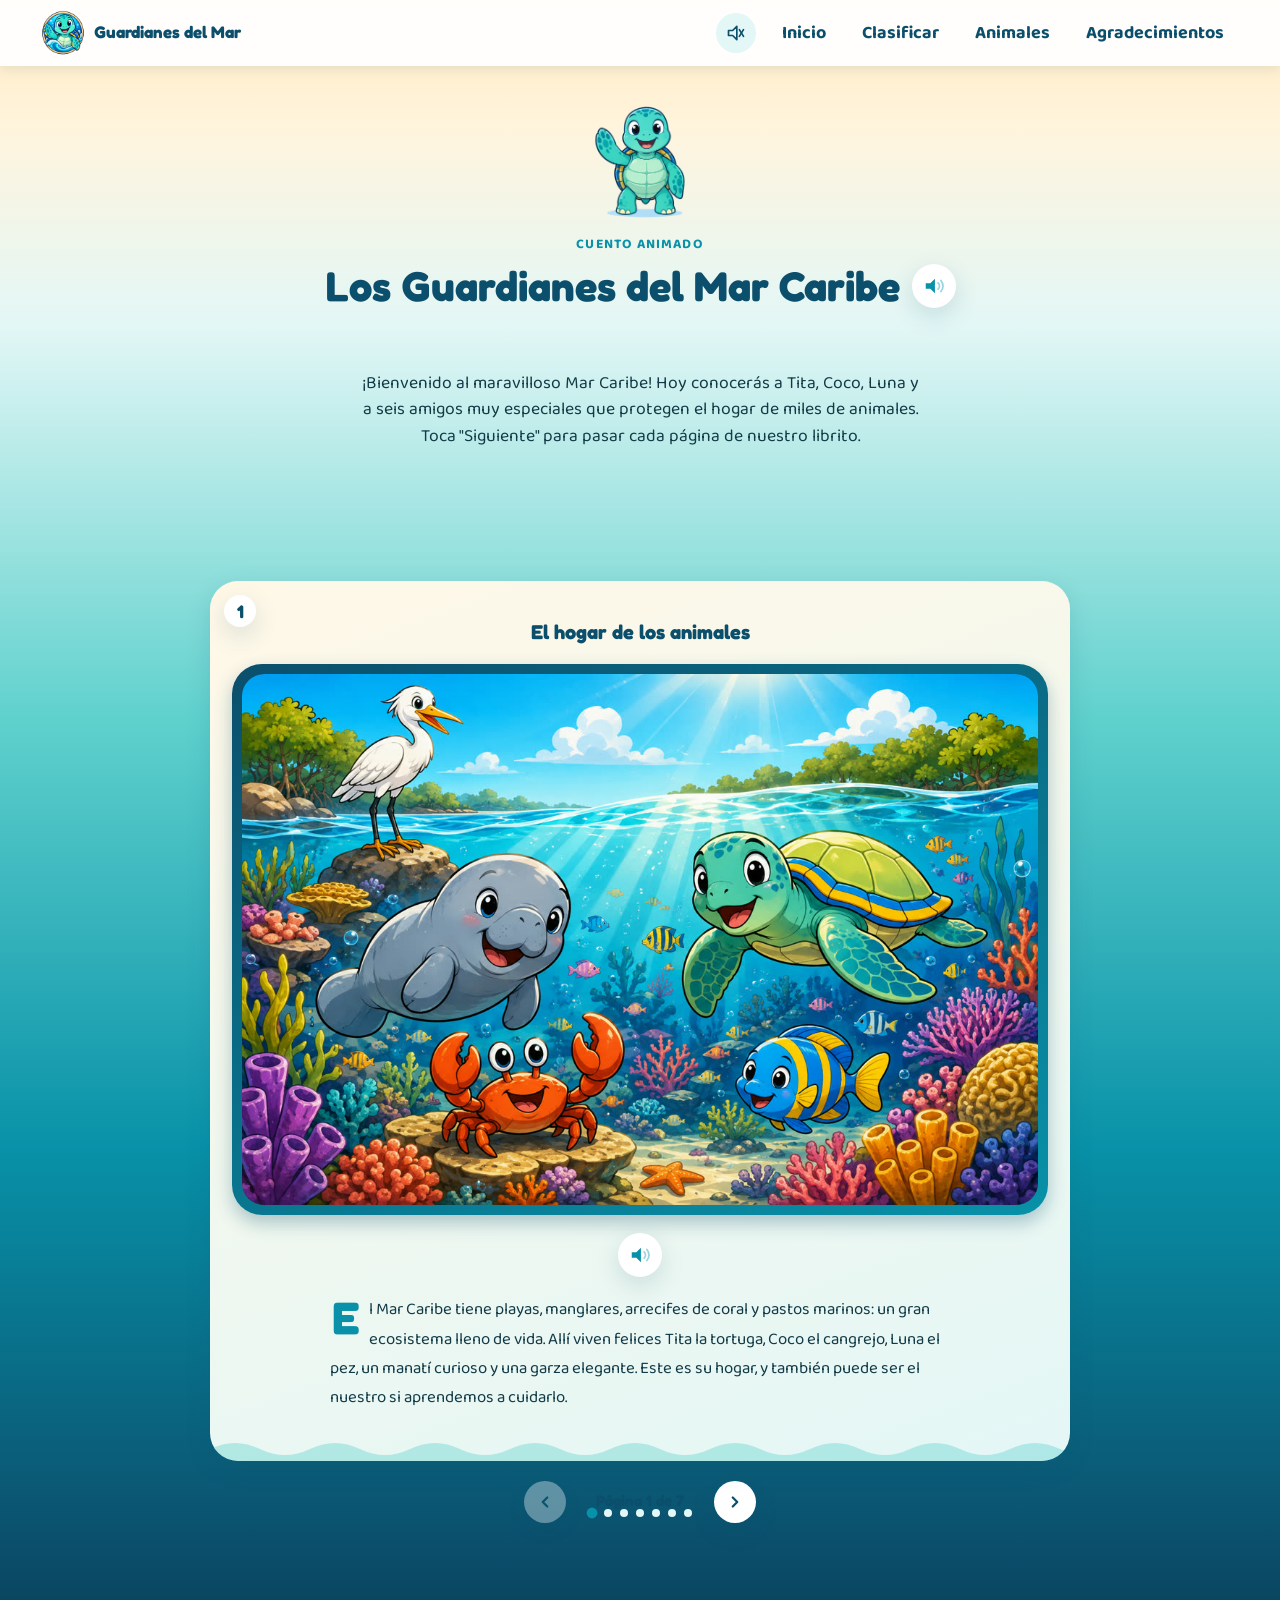
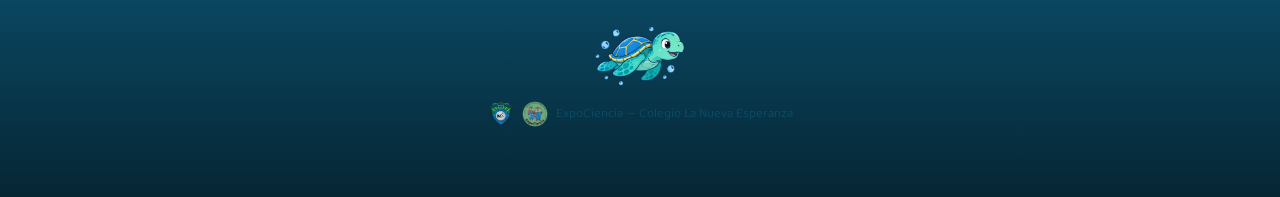
<file: cuento.html>
<!DOCTYPE html>
<html lang="es">
<head>
<meta charset="UTF-8">
<meta name="viewport" content="width=device-width, initial-scale=1, viewport-fit=cover">
<title>Los Guardianes del Mar Caribe — Guardianes del Mar</title>
<link rel="preconnect" href="https://fonts.googleapis.com">
<link rel="preconnect" href="https://fonts.gstatic.com" crossorigin>
<link href="https://fonts.googleapis.com/css2?family=Fredoka:wght@500;700&family=Baloo+2:wght@500;700&display=swap" rel="stylesheet">
<link rel="icon" href="imagenes/tortuga_marina.png" type="image/png">
<link rel="stylesheet" href="css/style.css">
</head>
<body>

<div class="burbujas" id="burbujas"></div>

<nav class="topnav">
  <div class="container topnav-inner">
    <a href="index.html" class="marca">
      <img src="imagenes/logo.png" alt="">
      Guardianes del Mar
    </a>
    <div class="topnav-acciones">
      <button class="sound-toggle silenciado" id="soundToggle" aria-label="Activar sonido" aria-pressed="false">
        <svg class="icono" viewBox="0 0 24 24" width="20" height="20" fill="none" stroke="currentColor" stroke-width="2" stroke-linecap="round" stroke-linejoin="round">
          <polygon points="3 9 3 15 8 15 13 20 13 4 8 9 3 9"></polygon>
          <path class="onda1" d="M16 8a5 5 0 0 1 0 8"></path>
          <path class="onda2" d="M19 5a9 9 0 0 1 0 14"></path>
          <line class="linea-muda" x1="16" y1="8" x2="21" y2="16"></line>
          <line class="linea-muda" x1="21" y1="8" x2="16" y2="16"></line>
        </svg>
      </button>
      <button class="menu-toggle" id="menuToggle" aria-label="Abrir menú" aria-expanded="false">
        <span></span><span></span><span></span>
      </button>
    </div>
    <ul class="topnav-links" id="topnavLinks">
      <li><a href="index.html">Inicio</a></li>
      <li class="solo-movil"><a href="guia.html">Guía</a></li>
      <li><a href="clasificar.html">Clasificar</a></li>
      <li class="solo-movil"><a href="vuela.html">Rescate en el Arrecife</a></li>
      <li><a href="animales.html">Animales</a></li>
      <li><a href="agradecimientos.html">Agradecimientos</a></li>
    </ul>
  </div>
</nav>

<audio id="ambienteAudio" src="audio/ambiente-mar.mp3" loop preload="none"></audio>

<header class="page-header">
  <img src="imagenes/tortuga_saludo.png" alt="Marino saludando">
  <span class="eyebrow">Cuento animado</span>
  <div class="titulo-con-audio" style="justify-content:center;">
    <h1 style="color:var(--ocean-deep);font-size:clamp(1.8rem,6vw,2.6rem);margin-bottom:0;">Los Guardianes del Mar Caribe</h1>
    <button class="btn-icono-escuchar" data-lee="textoCuentoIntro" type="button" aria-label="Escuchar la introducción">
      <svg viewBox="0 0 24 24" width="22" height="22" fill="none" stroke="currentColor" stroke-width="2" stroke-linecap="round" stroke-linejoin="round">
        <polygon points="3 9 3 15 8 15 13 20 13 4 8 9 3 9" fill="currentColor" stroke="none"></polygon>
        <path class="onda-tts onda-tts-1" d="M16.5 8.5a5 5 0 0 1 0 7"></path>
        <path class="onda-tts onda-tts-2" d="M19.5 6a9 9 0 0 1 0 12"></path>
      </svg>
    </button>
  </div>
</header>

<section>
  <div class="container">
    <p class="lead" id="textoCuentoIntro">
      ¡Bienvenido al maravilloso Mar Caribe! Hoy conocerás a Tita, Coco, Luna y a seis amigos muy especiales
      que protegen el hogar de miles de animales. Toca "Siguiente" para pasar cada página de nuestro librito.
    </p>
  </div>
</section>

<section>
  <div class="container">
    <div class="cuento-libro" id="cuentoLibro">

      <!-- Escena 1 -->
      <article class="cuento-escena activa" data-escena="1">
        <div class="cuento-marco fondo-1 pagina-libro">
          <span class="cuento-numero">1</span>
          <h3>El hogar de los animales</h3>
          <div class="pagina-ilustracion-marco">
            <img class="pagina-ilustracion" src="imagenes/pagina1.jpg" alt="Tita la tortuga, Coco el cangrejo, Luna el pez, un manatí y una garza conviven felices en un arrecife de coral lleno de vida">
          </div>
          <div class="titulo-con-audio" style="justify-content:center;">
            <button class="btn-icono-escuchar" data-lee="textoEscena1" type="button" aria-label="Escuchar esta escena">
              <svg viewBox="0 0 24 24" width="22" height="22" fill="none" stroke="currentColor" stroke-width="2" stroke-linecap="round" stroke-linejoin="round">
                <polygon points="3 9 3 15 8 15 13 20 13 4 8 9 3 9" fill="currentColor" stroke="none"></polygon>
                <path class="onda-tts onda-tts-1" d="M16.5 8.5a5 5 0 0 1 0 7"></path>
                <path class="onda-tts onda-tts-2" d="M19.5 6a9 9 0 0 1 0 12"></path>
              </svg>
            </button>
          </div>
          <p class="pagina-texto" id="textoEscena1">El Mar Caribe tiene playas, manglares, arrecifes de coral y pastos marinos: un gran ecosistema lleno de vida. Allí viven felices Tita la tortuga, Coco el cangrejo, Luna el pez, un manatí curioso y una garza elegante. Este es su hogar, y también puede ser el nuestro si aprendemos a cuidarlo.</p>
        </div>
      </article>

      <!-- Escena 2 -->
      <article class="cuento-escena" data-escena="2">
        <div class="cuento-marco fondo-2 pagina-libro">
          <span class="cuento-numero">2</span>
          <h3>La contaminación</h3>
          <div class="pagina-ilustracion-marco">
            <img class="pagina-ilustracion" src="imagenes/pagina2.jpg" alt="Coco el cangrejo sorprendido viendo llegar una botella, una bolsa y microplásticos flotando en el agua">
          </div>
          <div class="titulo-con-audio" style="justify-content:center;">
            <button class="btn-icono-escuchar" data-lee="textoEscena2" type="button" aria-label="Escuchar esta escena">
              <svg viewBox="0 0 24 24" width="22" height="22" fill="none" stroke="currentColor" stroke-width="2" stroke-linecap="round" stroke-linejoin="round">
                <polygon points="3 9 3 15 8 15 13 20 13 4 8 9 3 9" fill="currentColor" stroke="none"></polygon>
                <path class="onda-tts onda-tts-1" d="M16.5 8.5a5 5 0 0 1 0 7"></path>
                <path class="onda-tts onda-tts-2" d="M19.5 6a9 9 0 0 1 0 12"></path>
              </svg>
            </button>
          </div>
          <p class="pagina-texto" id="textoEscena2">Un día el viento trajo visitantes que nadie había invitado. Primero llegó una botella —un <strong>macroplástico</strong> grande que tarda cientos de años en desaparecer—, después una bolsa que flotaba como si fuera comida, y por último aparecieron miles de puntitos invisibles: <strong>microplásticos</strong> tan pequeños que un pez los puede confundir con su alimento. "¡Oh no!", exclamó Coco al ver la playa llenarse de basura.</p>
        </div>
      </article>

      <!-- Escena 3 -->
      <article class="cuento-escena" data-escena="3">
        <div class="cuento-marco fondo-3 pagina-libro">
          <span class="cuento-numero">3</span>
          <h3>Llegan los Guardianes</h3>
          <div class="pagina-ilustracion-marco">
            <img class="pagina-ilustracion" src="imagenes/pagina3.jpg" alt="Los seis Guardianes del Mar Caribe de pie en la playa al atardecer, con guantes, pinzas y bolsas reutilizables">
          </div>
          <p class="pagina-texto" id="textoEscena3" style="margin-bottom:22px;">De pronto llegaron seis amigos con guantes, pinzas y bolsas reutilizables: ¡Somos los Guardianes del Mar Caribe! Cada uno trajo su propio mensaje para cuidar el mar.</p>
          <div class="chat-guardianes">
            <div class="chat-mensaje equipo-color-1">
              <span class="equipo-avatar chat-avatar">K</span>
              <div class="chat-burbuja"><span class="chat-nombre">Kilyan</span><p>¡El Mar Caribe nos necesita!</p></div>
            </div>
            <div class="chat-mensaje equipo-color-2">
              <span class="equipo-avatar chat-avatar">E</span>
              <div class="chat-burbuja"><span class="chat-nombre">Elizabeth</span><p>Cada pedacito de plástico que recogemos ayuda a los animales.</p></div>
            </div>
            <div class="chat-mensaje equipo-color-3">
              <span class="equipo-avatar chat-avatar">G</span>
              <div class="chat-burbuja"><span class="chat-nombre">Grace Elena</span><p>¡Vamos a dejar la playa limpia!</p></div>
            </div>
            <div class="chat-mensaje equipo-color-4">
              <span class="equipo-avatar chat-avatar">M</span>
              <div class="chat-burbuja"><span class="chat-nombre">María Victoria</span><p>Los microplásticos son muy pequeños, pero también hacen daño.</p></div>
            </div>
            <div class="chat-mensaje equipo-color-5">
              <span class="equipo-avatar chat-avatar">A</span>
              <div class="chat-burbuja"><span class="chat-nombre">Abigail</span><p>Si reciclamos, menos basura llegará al mar.</p></div>
            </div>
            <div class="chat-mensaje equipo-color-6">
              <span class="equipo-avatar chat-avatar">M</span>
              <div class="chat-burbuja"><span class="chat-nombre">Matías</span><p>¡Trabajando juntos podemos lograr grandes cambios!</p></div>
            </div>
          </div>
          <div class="titulo-con-audio" style="justify-content:center;margin-top:18px;">
            <button class="btn-icono-escuchar" data-lee="textoEscena3" type="button" aria-label="Escuchar esta escena">
              <svg viewBox="0 0 24 24" width="22" height="22" fill="none" stroke="currentColor" stroke-width="2" stroke-linecap="round" stroke-linejoin="round">
                <polygon points="3 9 3 15 8 15 13 20 13 4 8 9 3 9" fill="currentColor" stroke="none"></polygon>
                <path class="onda-tts onda-tts-1" d="M16.5 8.5a5 5 0 0 1 0 7"></path>
                <path class="onda-tts onda-tts-2" d="M19.5 6a9 9 0 0 1 0 12"></path>
              </svg>
            </button>
          </div>
        </div>
      </article>

      <!-- Escena 4 -->
      <article class="cuento-escena" data-escena="4">
        <div class="cuento-marco fondo-4 pagina-libro">
          <span class="cuento-numero">4</span>
          <h3>El barco viajero</h3>
          <div class="pagina-ilustracion-marco">
            <img class="pagina-ilustracion" src="imagenes/pagina4.jpg" alt="Matías nadando junto a Tita, mirando un barco de carga que suelta agua tratada de su sistema de lastre">
          </div>
          <div class="titulo-con-audio" style="justify-content:center;">
            <button class="btn-icono-escuchar" data-lee="textoEscena4" type="button" aria-label="Escuchar esta escena">
              <svg viewBox="0 0 24 24" width="22" height="22" fill="none" stroke="currentColor" stroke-width="2" stroke-linecap="round" stroke-linejoin="round">
                <polygon points="3 9 3 15 8 15 13 20 13 4 8 9 3 9" fill="currentColor" stroke="none"></polygon>
                <path class="onda-tts onda-tts-1" d="M16.5 8.5a5 5 0 0 1 0 7"></path>
                <path class="onda-tts onda-tts-2" d="M19.5 6a9 9 0 0 1 0 12"></path>
              </svg>
            </button>
          </div>
          <p class="pagina-texto" id="textoEscena4">Un barco enorme llegó navegando. Dentro de su agua de lastre viajaban pequeños peces y organismos que no pertenecían a este mar. Por suerte, el barco activó su sistema de tratamiento antes de soltar el agua, y todos sonrieron tranquilos.</p>
          <div style="text-align:center;">
            <a href="guia.html#lastre" class="cuento-enlace-guia">
              Descubre el secreto completo en la Guía
              <svg viewBox="0 0 24 24" width="16" height="16" fill="none" stroke="currentColor" stroke-width="3" stroke-linecap="round" stroke-linejoin="round"><path d="M5 12h14M13 6l6 6-6 6"></path></svg>
            </a>
          </div>
        </div>
      </article>

      <!-- Escena 5 -->
      <article class="cuento-escena" data-escena="5">
        <div class="cuento-marco fondo-5 pagina-libro">
          <span class="cuento-numero">5</span>
          <h3>El río verde</h3>
          <div class="pagina-ilustracion-marco">
            <img class="pagina-ilustracion" src="imagenes/pagina5.jpg" alt="Abigail junto a Luna el pez en un río de manglares, mostrando el antes con algas y basura y el después limpio con árboles recién plantados">
          </div>
          <div class="titulo-con-audio" style="justify-content:center;">
            <button class="btn-icono-escuchar" data-lee="textoEscena5" type="button" aria-label="Escuchar esta escena">
              <svg viewBox="0 0 24 24" width="22" height="22" fill="none" stroke="currentColor" stroke-width="2" stroke-linecap="round" stroke-linejoin="round">
                <polygon points="3 9 3 15 8 15 13 20 13 4 8 9 3 9" fill="currentColor" stroke="none"></polygon>
                <path class="onda-tts onda-tts-1" d="M16.5 8.5a5 5 0 0 1 0 7"></path>
                <path class="onda-tts onda-tts-2" d="M19.5 6a9 9 0 0 1 0 12"></path>
              </svg>
            </button>
          </div>
          <p class="pagina-texto" id="textoEscena5">Cuando llegan demasiados nutrientes al agua, las algas crecen mucho y a los peces les cuesta respirar. Los Guardianes tuvieron una idea: sembrar árboles junto al río. Poco a poco, sus raíces filtraron el agua y el río volvió a verse limpio y azul.</p>
        </div>
      </article>

      <!-- Escena 6 -->
      <article class="cuento-escena" data-escena="6">
        <div class="cuento-marco fondo-6 pagina-libro">
          <span class="cuento-numero">6</span>
          <h3>El mar vuelve a sonreír</h3>
          <div class="pagina-ilustracion-marco">
            <img class="pagina-ilustracion" src="imagenes/pagina6.jpg" alt="Tita, el Pulpo y el Delfín celebrando juntos en un arrecife de coral vibrante al atardecer">
          </div>
          <div class="titulo-con-audio" style="justify-content:center;">
            <button class="btn-icono-escuchar" data-lee="textoEscena6" type="button" aria-label="Escuchar esta escena">
              <svg viewBox="0 0 24 24" width="22" height="22" fill="none" stroke="currentColor" stroke-width="2" stroke-linecap="round" stroke-linejoin="round">
                <polygon points="3 9 3 15 8 15 13 20 13 4 8 9 3 9" fill="currentColor" stroke="none"></polygon>
                <path class="onda-tts onda-tts-1" d="M16.5 8.5a5 5 0 0 1 0 7"></path>
                <path class="onda-tts onda-tts-2" d="M19.5 6a9 9 0 0 1 0 12"></path>
              </svg>
            </button>
          </div>
          <p class="pagina-texto" id="textoEscena6">La playa quedó limpia, las garzas volvieron a volar y los peces nadaron felices. Tita agradeció a todos los niños con todo su corazón.</p>
        </div>
      </article>

      <!-- Escena 7 -->
      <article class="cuento-escena" data-escena="7">
        <div class="cuento-marco fondo-7">
          <span class="cuento-numero">7</span>
          <h3>Cuidemos el Mar Caribe</h3>
          <p class="cuento-narrador" id="textoEscena7" style="margin-bottom:18px;">
            Recuerda: el mar es el hogar de muchos animales, y también nos da alimento, belleza y vida.
            Si todos hacemos nuestra parte, el Mar Caribe estará limpio y sano para las futuras generaciones.
            Elizabeth, Grace Elena, María Victoria, Abigail, Matías y Kilyan dicen todos juntos:
            <strong>¡Cuidemos el Mar Caribe, porque es la casa de todos!</strong>
          </p>
          <div class="titulo-con-audio" style="justify-content:center;margin-bottom:16px;">
            <button class="btn-icono-escuchar" data-lee="textoEscena7" type="button" aria-label="Escuchar el mensaje final">
              <svg viewBox="0 0 24 24" width="22" height="22" fill="none" stroke="currentColor" stroke-width="2" stroke-linecap="round" stroke-linejoin="round">
                <polygon points="3 9 3 15 8 15 13 20 13 4 8 9 3 9" fill="currentColor" stroke="none"></polygon>
                <path class="onda-tts onda-tts-1" d="M16.5 8.5a5 5 0 0 1 0 7"></path>
                <path class="onda-tts onda-tts-2" d="M19.5 6a9 9 0 0 1 0 12"></path>
              </svg>
            </button>
          </div>

          <div class="cancion-viva" id="cancionViva">
            <div class="ventana-mar" id="ventanaMar">
              <span class="rayo-luz r1"></span>
              <span class="rayo-luz r2"></span>
              <img class="pez-silueta" src="imagenes/pez.png" alt="">
              <span class="alga a1"></span>
              <span class="alga a2"></span>
              <span class="alga a3"></span>
              <img class="mascota-nadando" id="mascotaVentana" src="imagenes/tortuga_nadando.png" alt="">
              <div class="particulas-ventana" id="particulasVentana"></div>
              <div class="letra-ventana" id="letraVentana">
                <p class="letra-anterior" id="letraAnterior"></p>
                <p class="letra-actual" id="letraActual"></p>
                <p class="letra-siguiente" id="letraSiguiente"></p>
              </div>
            </div>
            <div class="cancion-info">
              <p class="cancion-titulo">Canción de Guardianes del Mar</p>
              <p class="cancion-subtitulo">Toca play y canta con Marino</p>
            </div>
            <div class="ecualizador" id="ecualizador" aria-hidden="true">
              <span></span><span></span><span></span><span></span><span></span><span></span><span></span>
            </div>
            <div class="cancion-controles">
              <button class="cancion-play" id="playCancion" aria-label="Reproducir canción">
                <svg class="icono-play" viewBox="0 0 24 24" width="26" height="26" fill="currentColor"><polygon points="6 4 20 12 6 20 6 4"></polygon></svg>
                <svg class="icono-pausa" viewBox="0 0 24 24" width="26" height="26" fill="currentColor"><rect x="6" y="4" width="4" height="16"></rect><rect x="14" y="4" width="4" height="16"></rect></svg>
              </button>
              <div class="cancion-progreso-wrap">
                <div class="player-barra" id="cancionBarra">
                  <div class="player-progreso" id="cancionProgreso"></div>
                </div>
                <p class="player-tiempo" id="cancionTiempo">0:00 / 0:00</p>
              </div>
            </div>
            <div class="notas-contenedor" id="notasContenedor"></div>
            <audio id="cancionAudio" src="audio/cancion.mp3" preload="none"></audio>
          </div>
        </div>

        <div class="cuento-final-cta">
          <button class="btn btn-secondary" id="btnReiniciarCuento" type="button">Volver a leer el cuento</button>
          <a href="guia.html" class="btn btn-primary">Ir a la Guía del Guardián</a>
        </div>
      </article>

      <div class="cuento-pager">
        <button class="carrusel-flecha" id="cuentoAnterior" type="button" aria-label="Escena anterior">
          <svg viewBox="0 0 24 24" fill="none" stroke="currentColor" stroke-width="3" stroke-linecap="round" stroke-linejoin="round"><path d="M15 6l-6 6 6 6"></path></svg>
        </button>
        <span class="cuento-contador" id="cuentoContador">Página 1 de 7</span>
        <button class="carrusel-flecha" id="cuentoSiguiente" type="button" aria-label="Escena siguiente">
          <svg viewBox="0 0 24 24" fill="none" stroke="currentColor" stroke-width="3" stroke-linecap="round" stroke-linejoin="round"><path d="M9 6l6 6-6 6"></path></svg>
        </button>
      </div>
      <div class="carrusel-puntos" id="cuentoPuntos"></div>
    </div>
  </div>
</section>

<footer>
  <img src="imagenes/tortuga_nadando.png" alt="Marino nadando" style="width:100px;margin:0 auto 12px;">
  <div class="footer-evento">
    <img src="imagenes/logo_colegio.png" alt="">
    <img src="imagenes/expociencia.png" alt="">
    <span>ExpoCiencia &mdash; Colegio La Nueva Esperanza</span>
  </div>
</footer>

<script src="js/common.js"></script>
<script src="js/home.js"></script>
<script src="js/cuento.js"></script>
</body>
</html>
</file>
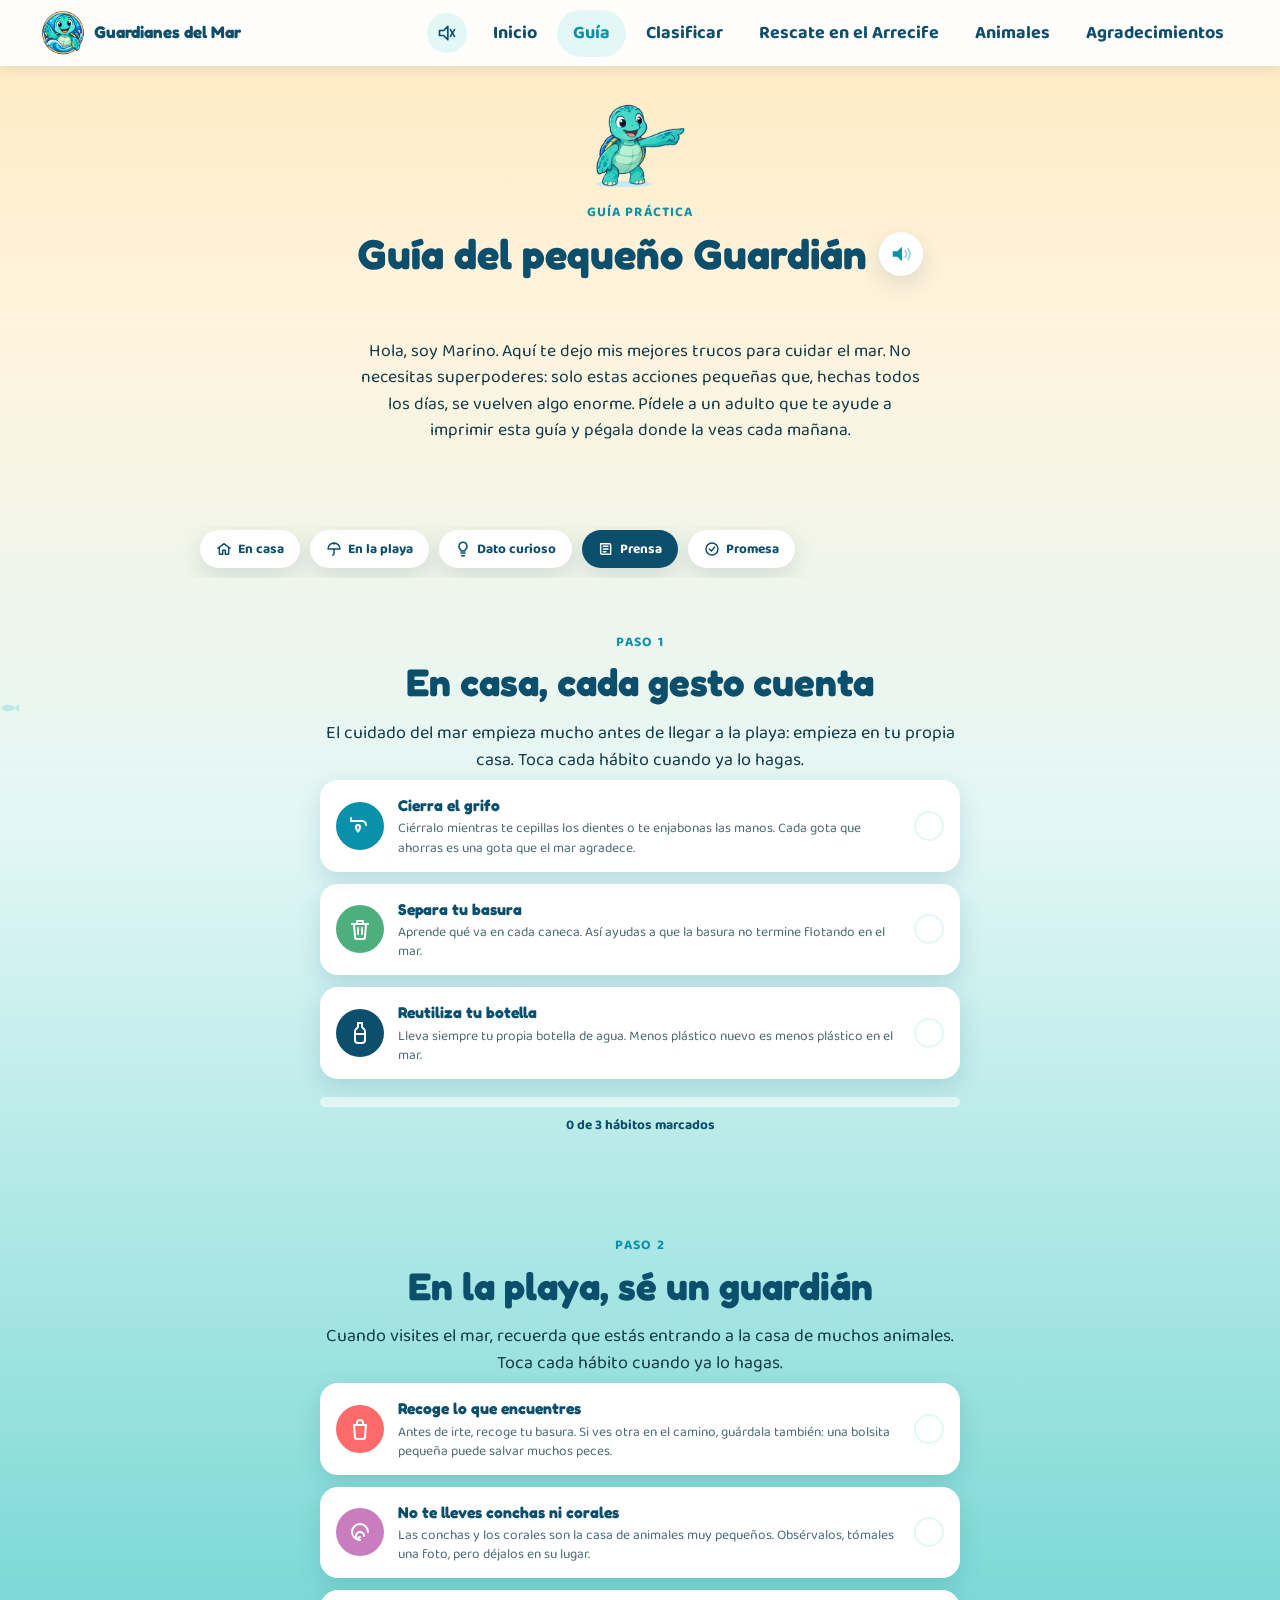
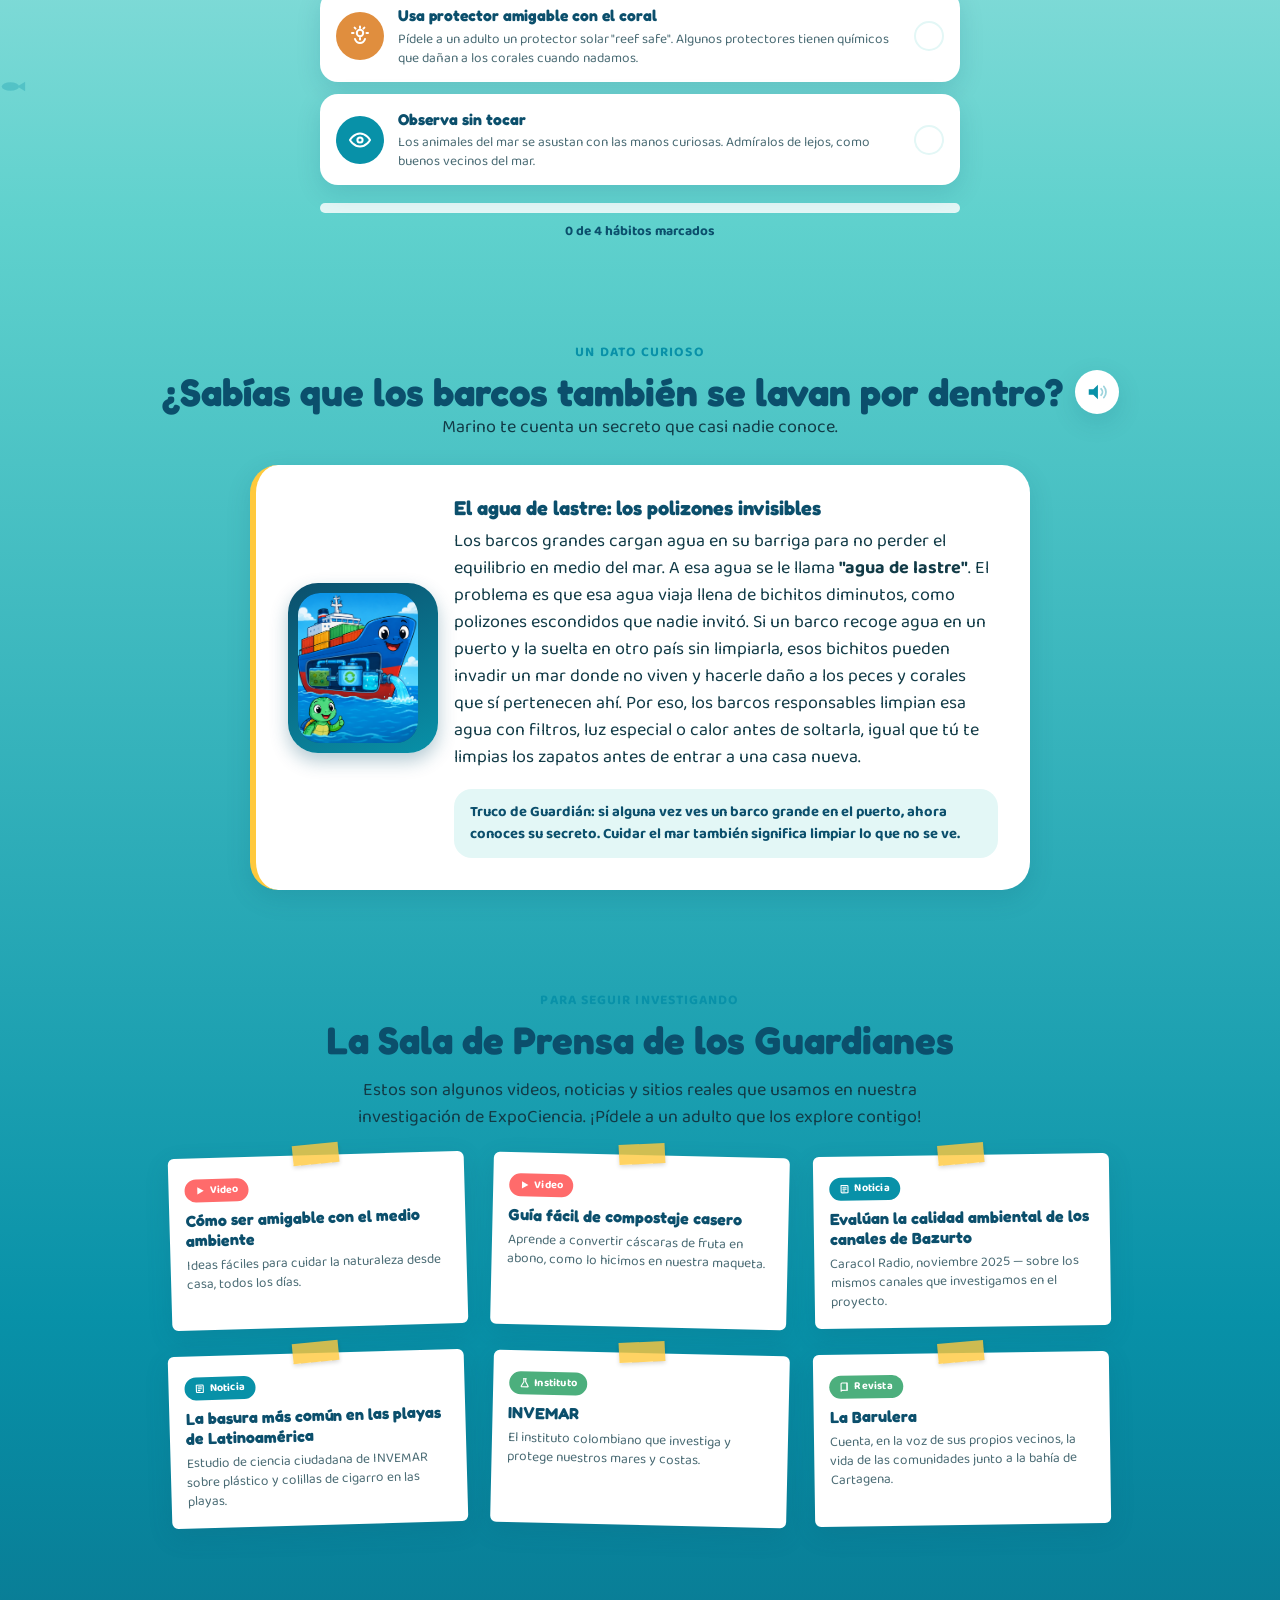
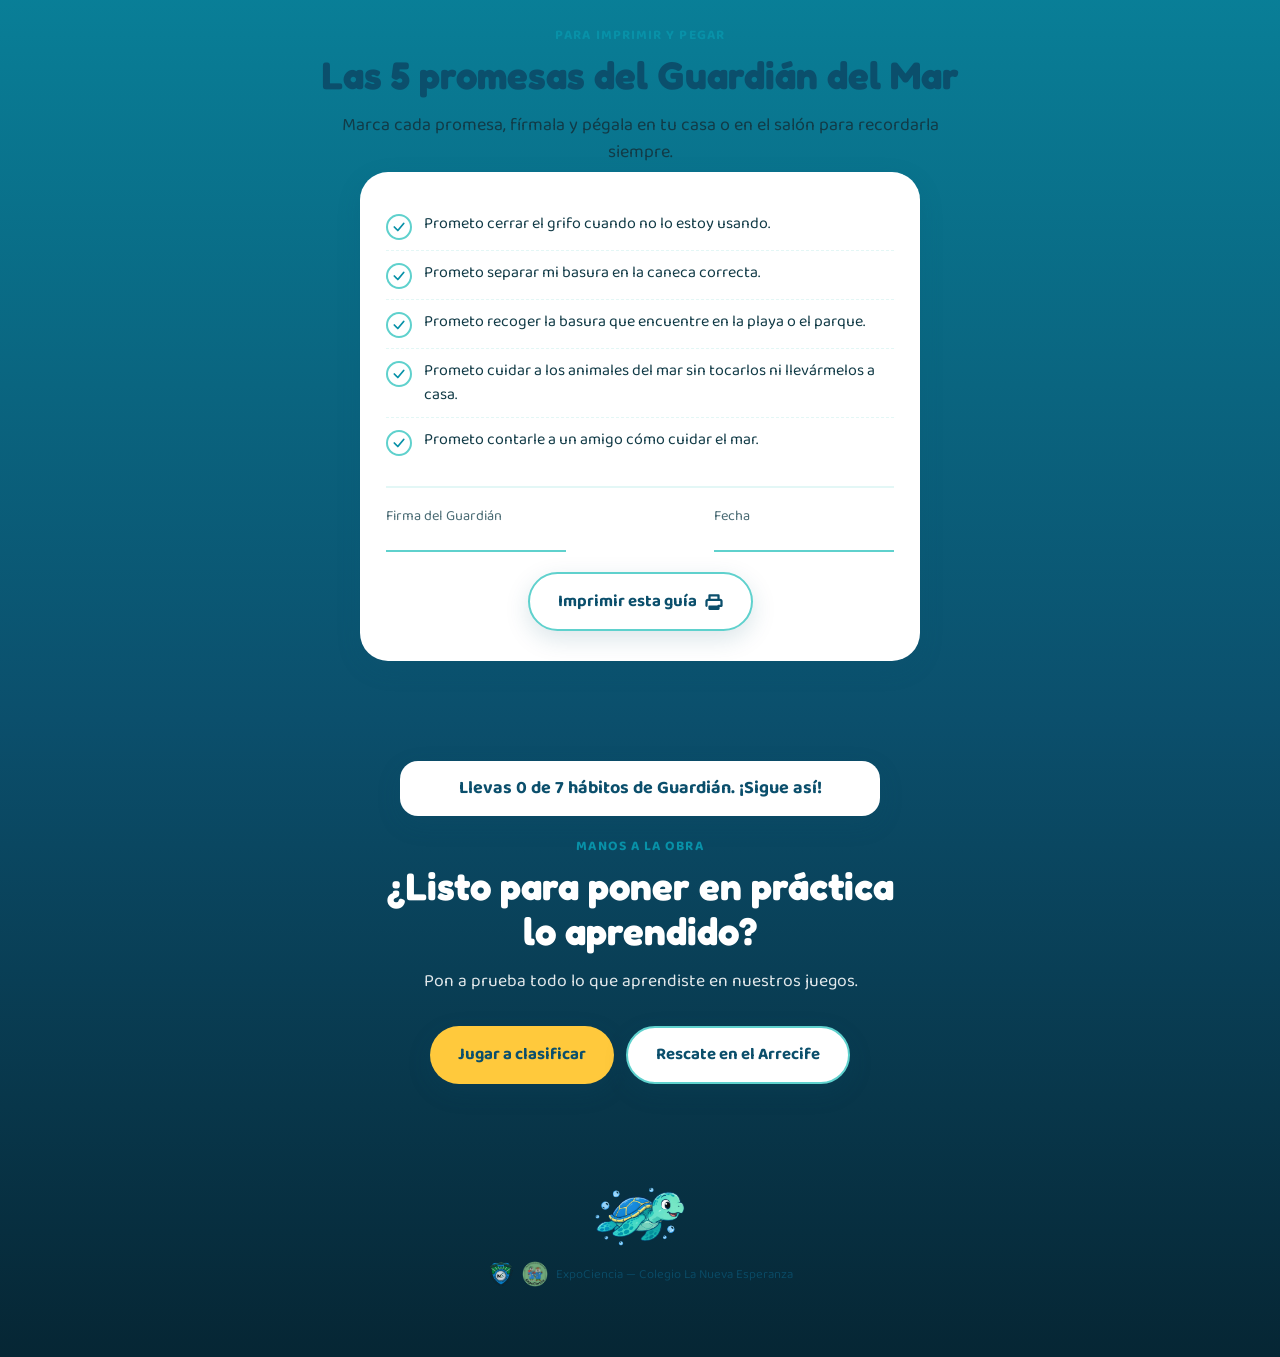
<file: guia.html>
<!DOCTYPE html>
<html lang="es">
<head>
<meta charset="UTF-8">
<meta name="viewport" content="width=device-width, initial-scale=1, viewport-fit=cover">
<title>Guía del pequeño Guardián — Guardianes del Mar</title>
<link rel="preconnect" href="https://fonts.googleapis.com">
<link rel="preconnect" href="https://fonts.gstatic.com" crossorigin>
<link href="https://fonts.googleapis.com/css2?family=Fredoka:wght@500;700&family=Baloo+2:wght@500;700&display=swap" rel="stylesheet">
<link rel="icon" href="imagenes/tortuga_marina.png" type="image/png">
<link rel="stylesheet" href="css/style.css">
</head>
<body>

<div class="burbujas" id="burbujas"></div>

<nav class="topnav">
  <div class="container topnav-inner">
    <a href="index.html" class="marca">
      <img src="imagenes/logo.png" alt="">
      Guardianes del Mar
    </a>
    <div class="topnav-acciones">
      <button class="sound-toggle silenciado" id="soundToggle" aria-label="Activar sonido" aria-pressed="false">
        <svg class="icono" viewBox="0 0 24 24" width="20" height="20" fill="none" stroke="currentColor" stroke-width="2" stroke-linecap="round" stroke-linejoin="round">
          <polygon points="3 9 3 15 8 15 13 20 13 4 8 9 3 9"></polygon>
          <path class="onda1" d="M16 8a5 5 0 0 1 0 8"></path>
          <path class="onda2" d="M19 5a9 9 0 0 1 0 14"></path>
          <line class="linea-muda" x1="16" y1="8" x2="21" y2="16"></line>
          <line class="linea-muda" x1="21" y1="8" x2="16" y2="16"></line>
        </svg>
      </button>
      <button class="menu-toggle" id="menuToggle" aria-label="Abrir menú" aria-expanded="false">
        <span></span><span></span><span></span>
      </button>
    </div>
    <ul class="topnav-links" id="topnavLinks">
      <li><a href="index.html">Inicio</a></li>
      <li><a href="guia.html" class="activa">Guía</a></li>
      <li><a href="clasificar.html">Clasificar</a></li>
      <li><a href="vuela.html">Rescate en el Arrecife</a></li>
      <li><a href="animales.html">Animales</a></li>
      <li><a href="agradecimientos.html">Agradecimientos</a></li>
    </ul>
  </div>
</nav>

<audio id="ambienteAudio" src="audio/ambiente-mar.mp3" loop preload="none"></audio>

<header class="page-header">
  <img src="imagenes/tortuga_señalando.png" alt="Marino señalando con entusiasmo">
  <span class="eyebrow">Guía práctica</span>
  <div class="titulo-con-audio" style="justify-content:center;">
    <h1 style="color:var(--ocean-deep);font-size:clamp(1.8rem,6vw,2.6rem);margin-bottom:0;">Guía del pequeño Guardián</h1>
    <button class="btn-icono-escuchar" data-lee="textoGuiaIntro" type="button" aria-label="Escuchar la introducción">
      <svg viewBox="0 0 24 24" width="22" height="22" fill="none" stroke="currentColor" stroke-width="2" stroke-linecap="round" stroke-linejoin="round">
        <polygon points="3 9 3 15 8 15 13 20 13 4 8 9 3 9" fill="currentColor" stroke="none"></polygon>
        <path class="onda-tts onda-tts-1" d="M16.5 8.5a5 5 0 0 1 0 7"></path>
        <path class="onda-tts onda-tts-2" d="M19.5 6a9 9 0 0 1 0 12"></path>
      </svg>
    </button>
  </div>
</header>

<section>
  <div class="container">
    <p class="lead" id="textoGuiaIntro">
      Hola, soy Marino. Aquí te dejo mis mejores trucos para cuidar el mar.
      No necesitas superpoderes: solo estas acciones pequeñas que, hechas todos los días, se vuelven algo enorme.
      Pídele a un adulto que te ayude a imprimir esta guía y pégala donde la veas cada mañana.
    </p>
  </div>
</section>

<nav class="guia-mapa" aria-label="Ir a una sección de la guía">
  <a href="#casa" class="mapa-pildora">
    <svg viewBox="0 0 24 24" width="16" height="16" fill="none" stroke="currentColor" stroke-width="2.2" stroke-linecap="round" stroke-linejoin="round"><path d="M3 11l9-7 9 7"></path><path d="M5 10v9a1 1 0 0 0 1 1h4v-6h4v6h4a1 1 0 0 0 1-1v-9"></path></svg>
    En casa
  </a>
  <a href="#playa" class="mapa-pildora">
    <svg viewBox="0 0 24 24" width="16" height="16" fill="none" stroke="currentColor" stroke-width="2.2" stroke-linecap="round" stroke-linejoin="round"><path d="M12 3a9 9 0 0 1 9 9H3a9 9 0 0 1 9-9z"></path><path d="M12 12v7a2 2 0 0 1-2 2"></path><path d="M12 3v2"></path></svg>
    En la playa
  </a>
  <a href="#lastre" class="mapa-pildora">
    <svg viewBox="0 0 24 24" width="16" height="16" fill="none" stroke="currentColor" stroke-width="2.2" stroke-linecap="round" stroke-linejoin="round"><path d="M9 18h6"></path><path d="M10 22h4"></path><path d="M12 2a6 6 0 0 0-4 10.5c.6.6 1 1.5 1 2.5h6c0-1 .4-1.9 1-2.5A6 6 0 0 0 12 2z"></path></svg>
    Dato curioso
  </a>
  <a href="#prensa" class="mapa-pildora">
    <svg viewBox="0 0 24 24" width="16" height="16" fill="none" stroke="currentColor" stroke-width="2.2" stroke-linecap="round" stroke-linejoin="round"><path d="M4 4h13a2 2 0 0 1 2 2v13a1 1 0 0 1-1 1H6a2 2 0 0 1-2-2V4z"></path><path d="M8 8h7M8 12h7M8 16h4"></path></svg>
    Prensa
  </a>
  <a href="#promesa" class="mapa-pildora">
    <svg viewBox="0 0 24 24" width="16" height="16" fill="none" stroke="currentColor" stroke-width="2.2" stroke-linecap="round" stroke-linejoin="round"><circle cx="12" cy="12" r="9"></circle><polyline points="8 12 11 15 16 9"></polyline></svg>
    Promesa
  </a>
</nav>

<!-- EN CASA -->
<section id="casa">
  <div class="peces-fondo" aria-hidden="true">
    <svg class="pez-fondo" viewBox="0 0 60 30" style="top:20%;width:20px;height:10px;color:#5FD1CD;opacity:0.3;animation-duration:26s;animation-delay:-4s;" fill="currentColor"><ellipse cx="24" cy="15" rx="20" ry="10"></ellipse><polygon points="40,15 58,4 58,26"></polygon></svg>
  </div>
  <div class="container">
    <span class="eyebrow">Paso 1</span>
    <h2>En casa, cada gesto cuenta</h2>
    <p class="guia-pasos">El cuidado del mar empieza mucho antes de llegar a la playa: empieza en tu propia casa. Toca cada hábito cuando ya lo hagas.</p>

    <div class="habitos-lista" id="habitosCasa">
      <label class="habito-item" data-habito="grifo">
        <input type="checkbox" class="habito-check">
        <span class="habito-icono consejo-color-2" aria-hidden="true">
          <svg viewBox="0 0 24 24" fill="none" stroke="currentColor" stroke-width="2" stroke-linecap="round" stroke-linejoin="round"><path d="M3 7h11a4 4 0 0 1 4 4"></path><path d="M3 7V4"></path><path d="M12 13c0 2.5-2 4.5-2 4.5s-2-2-2-4.5a2 2 0 0 1 4 0z"></path></svg>
        </span>
        <span class="habito-texto">
          <span class="habito-titulo">Cierra el grifo</span>
          <span class="habito-desc">Ciérralo mientras te cepillas los dientes o te enjabonas las manos. Cada gota que ahorras es una gota que el mar agradece.</span>
        </span>
        <span class="habito-marca" aria-hidden="true">
          <svg viewBox="0 0 24 24" width="16" height="16" fill="none" stroke="currentColor" stroke-width="3" stroke-linecap="round" stroke-linejoin="round"><polyline points="4 12 10 18 20 6"></polyline></svg>
        </span>
      </label>
      <label class="habito-item" data-habito="basura">
        <input type="checkbox" class="habito-check">
        <span class="habito-icono consejo-color-3" aria-hidden="true">
          <svg viewBox="0 0 24 24" fill="none" stroke="currentColor" stroke-width="2" stroke-linecap="round" stroke-linejoin="round"><path d="M4 7h16"></path><path d="M9 7V4h6v3"></path><path d="M6 7l1 13a2 2 0 0 0 2 2h6a2 2 0 0 0 2-2l1-13"></path><path d="M10 11v6M14 11v6"></path></svg>
        </span>
        <span class="habito-texto">
          <span class="habito-titulo">Separa tu basura</span>
          <span class="habito-desc">Aprende qué va en cada caneca. Así ayudas a que la basura no termine flotando en el mar.</span>
        </span>
        <span class="habito-marca" aria-hidden="true">
          <svg viewBox="0 0 24 24" width="16" height="16" fill="none" stroke="currentColor" stroke-width="3" stroke-linecap="round" stroke-linejoin="round"><polyline points="4 12 10 18 20 6"></polyline></svg>
        </span>
      </label>
      <label class="habito-item" data-habito="botella">
        <input type="checkbox" class="habito-check">
        <span class="habito-icono consejo-color-1" aria-hidden="true">
          <svg viewBox="0 0 24 24" fill="none" stroke="currentColor" stroke-width="2" stroke-linecap="round" stroke-linejoin="round"><path d="M10 2h4"></path><path d="M10 2v3.3c0 .5-.2 1-.6 1.4L8 8.1c-.6.6-1 1.5-1 2.4V19a3 3 0 0 0 3 3h4a3 3 0 0 0 3-3v-8.5c0-.9-.4-1.8-1-2.4l-1.4-1.4a2 2 0 0 1-.6-1.4V2"></path><path d="M7.5 13h9"></path></svg>
        </span>
        <span class="habito-texto">
          <span class="habito-titulo">Reutiliza tu botella</span>
          <span class="habito-desc">Lleva siempre tu propia botella de agua. Menos plástico nuevo es menos plástico en el mar.</span>
        </span>
        <span class="habito-marca" aria-hidden="true">
          <svg viewBox="0 0 24 24" width="16" height="16" fill="none" stroke="currentColor" stroke-width="3" stroke-linecap="round" stroke-linejoin="round"><polyline points="4 12 10 18 20 6"></polyline></svg>
        </span>
      </label>
    </div>
    <div class="habitos-progreso" data-for="habitosCasa">
      <div class="habitos-barra"><div class="habitos-barra-relleno"></div></div>
      <p class="habitos-progreso-texto"></p>
    </div>
  </div>
</section>

<!-- EN LA PLAYA -->
<section id="playa">
  <div class="peces-fondo" aria-hidden="true">
    <svg class="pez-fondo" viewBox="0 0 60 30" style="top:70%;width:26px;height:13px;color:#0891A8;opacity:0.28;animation-duration:30s;animation-delay:-12s;" fill="currentColor"><ellipse cx="24" cy="15" rx="20" ry="10"></ellipse><polygon points="40,15 58,4 58,26"></polygon></svg>
  </div>
  <div class="container">
    <span class="eyebrow">Paso 2</span>
    <h2>En la playa, sé un guardián</h2>
    <p class="guia-pasos">Cuando visites el mar, recuerda que estás entrando a la casa de muchos animales. Toca cada hábito cuando ya lo hagas.</p>

    <div class="habitos-lista" id="habitosPlaya">
      <label class="habito-item" data-habito="recoger">
        <input type="checkbox" class="habito-check">
        <span class="habito-icono consejo-color-4" aria-hidden="true">
          <svg viewBox="0 0 24 24" fill="none" stroke="currentColor" stroke-width="2" stroke-linecap="round" stroke-linejoin="round"><path d="M6 8h12l-1 12a2 2 0 0 1-2 2H9a2 2 0 0 1-2-2L6 8z"></path><path d="M9 8V6a3 3 0 0 1 6 0v2"></path></svg>
        </span>
        <span class="habito-texto">
          <span class="habito-titulo">Recoge lo que encuentres</span>
          <span class="habito-desc">Antes de irte, recoge tu basura. Si ves otra en el camino, guárdala también: una bolsita pequeña puede salvar muchos peces.</span>
        </span>
        <span class="habito-marca" aria-hidden="true">
          <svg viewBox="0 0 24 24" width="16" height="16" fill="none" stroke="currentColor" stroke-width="3" stroke-linecap="round" stroke-linejoin="round"><polyline points="4 12 10 18 20 6"></polyline></svg>
        </span>
      </label>
      <label class="habito-item" data-habito="conchas">
        <input type="checkbox" class="habito-check">
        <span class="habito-icono consejo-color-5" aria-hidden="true">
          <svg viewBox="0 0 24 24" fill="none" stroke="currentColor" stroke-width="2" stroke-linecap="round" stroke-linejoin="round"><path d="M12 20a8 8 0 1 1 8-8"></path><path d="M12 20a4 4 0 1 1 4-4"></path><path d="M12 20a1.5 1.5 0 1 1 0-3"></path></svg>
        </span>
        <span class="habito-texto">
          <span class="habito-titulo">No te lleves conchas ni corales</span>
          <span class="habito-desc">Las conchas y los corales son la casa de animales muy pequeños. Obsérvalos, tómales una foto, pero déjalos en su lugar.</span>
        </span>
        <span class="habito-marca" aria-hidden="true">
          <svg viewBox="0 0 24 24" width="16" height="16" fill="none" stroke="currentColor" stroke-width="3" stroke-linecap="round" stroke-linejoin="round"><polyline points="4 12 10 18 20 6"></polyline></svg>
        </span>
      </label>
      <label class="habito-item" data-habito="protector">
        <input type="checkbox" class="habito-check">
        <span class="habito-icono consejo-color-6" aria-hidden="true">
          <svg viewBox="0 0 24 24" fill="none" stroke="currentColor" stroke-width="2" stroke-linecap="round" stroke-linejoin="round"><circle cx="12" cy="9" r="3.2"></circle><path d="M12 2.5v1.4M12 14v1.4M5.5 9H4M20 9h-1.5M6.6 3.6l1 1M16.4 3.6l-1 1"></path><path d="M7 15c1 3 3 4 5 4s4-1 5-4"></path></svg>
        </span>
        <span class="habito-texto">
          <span class="habito-titulo">Usa protector amigable con el coral</span>
          <span class="habito-desc">Pídele a un adulto un protector solar "reef safe". Algunos protectores tienen químicos que dañan a los corales cuando nadamos.</span>
        </span>
        <span class="habito-marca" aria-hidden="true">
          <svg viewBox="0 0 24 24" width="16" height="16" fill="none" stroke="currentColor" stroke-width="3" stroke-linecap="round" stroke-linejoin="round"><polyline points="4 12 10 18 20 6"></polyline></svg>
        </span>
      </label>
      <label class="habito-item" data-habito="observar">
        <input type="checkbox" class="habito-check">
        <span class="habito-icono consejo-color-2" aria-hidden="true">
          <svg viewBox="0 0 24 24" fill="none" stroke="currentColor" stroke-width="2" stroke-linecap="round" stroke-linejoin="round"><path d="M2 12s3.5-6.5 10-6.5S22 12 22 12s-3.5 6.5-10 6.5S2 12 2 12z"></path><circle cx="12" cy="12" r="2.6"></circle></svg>
        </span>
        <span class="habito-texto">
          <span class="habito-titulo">Observa sin tocar</span>
          <span class="habito-desc">Los animales del mar se asustan con las manos curiosas. Admíralos de lejos, como buenos vecinos del mar.</span>
        </span>
        <span class="habito-marca" aria-hidden="true">
          <svg viewBox="0 0 24 24" width="16" height="16" fill="none" stroke="currentColor" stroke-width="3" stroke-linecap="round" stroke-linejoin="round"><polyline points="4 12 10 18 20 6"></polyline></svg>
        </span>
      </label>
    </div>
    <div class="habitos-progreso" data-for="habitosPlaya">
      <div class="habitos-barra"><div class="habitos-barra-relleno"></div></div>
      <p class="habitos-progreso-texto"></p>
    </div>
  </div>
</section>

<!-- SECRETO DE MARINERO: AGUA DE LASTRE -->
<section id="lastre">
  <div class="container">
    <span class="eyebrow">Un dato curioso</span>
    <div class="titulo-con-audio" style="justify-content:center;">
      <h2 style="margin-bottom:0;">¿Sabías que los barcos también se lavan por dentro?</h2>
      <button class="btn-icono-escuchar" data-lee="textoCuriosidad" type="button" aria-label="Escuchar este dato curioso">
        <svg viewBox="0 0 24 24" width="22" height="22" fill="none" stroke="currentColor" stroke-width="2" stroke-linecap="round" stroke-linejoin="round">
          <polygon points="3 9 3 15 8 15 13 20 13 4 8 9 3 9" fill="currentColor" stroke="none"></polygon>
          <path class="onda-tts onda-tts-1" d="M16.5 8.5a5 5 0 0 1 0 7"></path>
          <path class="onda-tts onda-tts-2" d="M19.5 6a9 9 0 0 1 0 12"></path>
        </svg>
      </button>
    </div>
    <p class="guia-pasos" style="margin-bottom:24px;">Marino te cuenta un secreto que casi nadie conoce.</p>
    <div class="curiosidad-marino">
      <div class="pagina-ilustracion-marco">
        <img class="pagina-ilustracion" src="imagenes/barco_lastres.png" alt="Barco grande limpiando su agua de lastre antes de soltarla en el mar">
      </div>
      <div>
        <h3>El agua de lastre: los polizones invisibles</h3>
        <p id="textoCuriosidad">
          Los barcos grandes cargan agua en su barriga para no perder el equilibrio en medio del mar. A esa agua se le llama
          <strong>"agua de lastre"</strong>. El problema es que esa agua viaja llena de bichitos diminutos, como polizones escondidos
          que nadie invitó. Si un barco recoge agua en un puerto y la suelta en otro país sin limpiarla, esos bichitos pueden
          invadir un mar donde no viven y hacerle daño a los peces y corales que sí pertenecen ahí. Por eso, los barcos
          responsables limpian esa agua con filtros, luz especial o calor antes de soltarla, igual que tú te limpias los zapatos
          antes de entrar a una casa nueva.
        </p>
        <div class="curiosidad-truco">
          Truco de Guardián: si alguna vez ves un barco grande en el puerto, ahora conoces su secreto. Cuidar el mar también
          significa limpiar lo que no se ve.
        </div>
      </div>
    </div>
  </div>
</section>

<!-- SALA DE PRENSA -->
<section id="prensa">
  <div class="container">
    <span class="eyebrow">Para seguir investigando</span>
    <h2>La Sala de Prensa de los Guardianes</h2>
    <p class="guia-pasos">Estos son algunos videos, noticias y sitios reales que usamos en nuestra investigación de ExpoCiencia. ¡Pídele a un adulto que los explore contigo!</p>

    <div class="prensa-grid">
      <a class="prensa-card prensa-video" href="https://youtu.be/DweX0pLybpQ" target="_blank" rel="noopener">
        <span class="prensa-etiqueta"><svg viewBox="0 0 24 24" width="11" height="11" fill="currentColor"><polygon points="6 4 20 12 6 20 6 4"></polygon></svg> Video</span>
        <h3>Cómo ser amigable con el medio ambiente</h3>
        <p>Ideas fáciles para cuidar la naturaleza desde casa, todos los días.</p>
      </a>
      <a class="prensa-card prensa-video" href="https://youtu.be/MEhD--BWwyc" target="_blank" rel="noopener">
        <span class="prensa-etiqueta"><svg viewBox="0 0 24 24" width="11" height="11" fill="currentColor"><polygon points="6 4 20 12 6 20 6 4"></polygon></svg> Video</span>
        <h3>Guía fácil de compostaje casero</h3>
        <p>Aprende a convertir cáscaras de fruta en abono, como lo hicimos en nuestra maqueta.</p>
      </a>
      <a class="prensa-card prensa-noticia" href="https://caracol.com.co/2025/11/27/evaluan-la-calidad-ambiental-de-los-canales-que-rodean-el-mercado-de-bazurto/" target="_blank" rel="noopener">
        <span class="prensa-etiqueta"><svg viewBox="0 0 24 24" width="11" height="11" fill="none" stroke="currentColor" stroke-width="2.4" stroke-linecap="round" stroke-linejoin="round"><path d="M4 4h13a2 2 0 0 1 2 2v13a1 1 0 0 1-1 1H6a2 2 0 0 1-2-2V4z"></path><path d="M8 8h7M8 12h7M8 16h4"></path></svg> Noticia</span>
        <h3>Evalúan la calidad ambiental de los canales de Bazurto</h3>
        <p>Caracol Radio, noviembre 2025 — sobre los mismos canales que investigamos en el proyecto.</p>
      </a>
      <a class="prensa-card prensa-noticia" href="https://portal.invemar.org.co/web/portal/noticias/-/asset_publisher/bKakl5sn6b1L/content/basura-plastica-y-colillas-son-las-frecuentes-en-las-playas-de-latinoamerica-segun-un-estudio-de-ciencia-ciudadana-/10182?inheritRedirect=false" target="_blank" rel="noopener">
        <span class="prensa-etiqueta"><svg viewBox="0 0 24 24" width="11" height="11" fill="none" stroke="currentColor" stroke-width="2.4" stroke-linecap="round" stroke-linejoin="round"><path d="M4 4h13a2 2 0 0 1 2 2v13a1 1 0 0 1-1 1H6a2 2 0 0 1-2-2V4z"></path><path d="M8 8h7M8 12h7M8 16h4"></path></svg> Noticia</span>
        <h3>La basura más común en las playas de Latinoamérica</h3>
        <p>Estudio de ciencia ciudadana de INVEMAR sobre plástico y colillas de cigarro en las playas.</p>
      </a>
      <a class="prensa-card prensa-sitio" href="https://www.invemar.org.co/" target="_blank" rel="noopener">
        <span class="prensa-etiqueta"><svg viewBox="0 0 24 24" width="11" height="11" fill="none" stroke="currentColor" stroke-width="2.4" stroke-linecap="round" stroke-linejoin="round"><path d="M9 3h6"></path><path d="M10 3v6.5L4.5 19a1 1 0 0 0 .9 1.5h13.2a1 1 0 0 0 .9-1.5L14 9.5V3"></path></svg> Instituto</span>
        <h3>INVEMAR</h3>
        <p>El instituto colombiano que investiga y protege nuestros mares y costas.</p>
      </a>
      <a class="prensa-card prensa-sitio" href="https://www.labarulera.com" target="_blank" rel="noopener">
        <span class="prensa-etiqueta"><svg viewBox="0 0 24 24" width="11" height="11" fill="none" stroke="currentColor" stroke-width="2.4" stroke-linecap="round" stroke-linejoin="round"><path d="M4 5a2 2 0 0 1 2-2h11v16H6a2 2 0 0 0-2 2z"></path><path d="M17 3v16"></path></svg> Revista</span>
        <h3>La Barulera</h3>
        <p>Cuenta, en la voz de sus propios vecinos, la vida de las comunidades junto a la bahía de Cartagena.</p>
      </a>
    </div>
  </div>
</section>

<!-- PROMESAS PARA IMPRIMIR -->
<section id="promesa">
  <div class="container">
    <span class="eyebrow">Para imprimir y pegar</span>
    <h2>Las 5 promesas del Guardián del Mar</h2>
    <p class="guia-pasos">Marca cada promesa, fírmala y pégala en tu casa o en el salón para recordarla siempre.</p>

    <div class="promesas-card">
      <ul class="promesas-lista">
        <li>
          <span class="promesa-check"><svg viewBox="0 0 24 24" width="14" height="14" fill="none" stroke="currentColor" stroke-width="3" stroke-linecap="round" stroke-linejoin="round"><polyline points="4 12 10 18 20 6"></polyline></svg></span>
          Prometo cerrar el grifo cuando no lo estoy usando.
        </li>
        <li>
          <span class="promesa-check"><svg viewBox="0 0 24 24" width="14" height="14" fill="none" stroke="currentColor" stroke-width="3" stroke-linecap="round" stroke-linejoin="round"><polyline points="4 12 10 18 20 6"></polyline></svg></span>
          Prometo separar mi basura en la caneca correcta.
        </li>
        <li>
          <span class="promesa-check"><svg viewBox="0 0 24 24" width="14" height="14" fill="none" stroke="currentColor" stroke-width="3" stroke-linecap="round" stroke-linejoin="round"><polyline points="4 12 10 18 20 6"></polyline></svg></span>
          Prometo recoger la basura que encuentre en la playa o el parque.
        </li>
        <li>
          <span class="promesa-check"><svg viewBox="0 0 24 24" width="14" height="14" fill="none" stroke="currentColor" stroke-width="3" stroke-linecap="round" stroke-linejoin="round"><polyline points="4 12 10 18 20 6"></polyline></svg></span>
          Prometo cuidar a los animales del mar sin tocarlos ni llevármelos a casa.
        </li>
        <li>
          <span class="promesa-check"><svg viewBox="0 0 24 24" width="14" height="14" fill="none" stroke="currentColor" stroke-width="3" stroke-linecap="round" stroke-linejoin="round"><polyline points="4 12 10 18 20 6"></polyline></svg></span>
          Prometo contarle a un amigo cómo cuidar el mar.
        </li>
      </ul>
      <div class="promesas-firma">
        <span>Firma del Guardián</span>
        <span>Fecha</span>
      </div>
      <div class="promesas-acciones">
        <button class="btn btn-secondary" id="btnImprimirGuia" type="button">
          Imprimir esta guía
          <svg viewBox="0 0 24 24" width="18" height="18" fill="none" stroke="currentColor" stroke-width="3" stroke-linecap="round" stroke-linejoin="round"><path d="M6 9V3h12v6M6 18h12v3H6zM4 9h16a2 2 0 0 1 2 2v6h-4M2 17v-6a2 2 0 0 1 2-2"></path></svg>
        </button>
      </div>
    </div>
  </div>
</section>

<!-- CTA final -->
<section class="guia-cta">
  <div class="container">
    <p class="resumen-habitos" id="resumenHabitos" style="display:none;"></p>
    <span class="eyebrow">Manos a la obra</span>
    <h2>¿Listo para poner en práctica lo aprendido?</h2>
    <p class="lead">Pon a prueba todo lo que aprendiste en nuestros juegos.</p>
    <div class="guia-cta-botones">
      <a href="clasificar.html" class="btn btn-primary">Jugar a clasificar</a>
      <a href="vuela.html" class="btn btn-secondary">Rescate en el Arrecife</a>
    </div>
  </div>
</section>

<footer>
  <img src="imagenes/tortuga_nadando.png" alt="Marino nadando" style="width:100px;margin:0 auto 12px;">
  <div class="footer-evento">
    <img src="imagenes/logo_colegio.png" alt="">
    <img src="imagenes/expociencia.png" alt="">
    <span>ExpoCiencia &mdash; Colegio La Nueva Esperanza</span>
  </div>
</footer>

<script src="js/common.js"></script>
<script>
  const btnImprimir = document.getElementById('btnImprimirGuia');
  if (btnImprimir) {
    btnImprimir.addEventListener('click', () => window.print());
  }
</script>
</body>
</html>
</file>
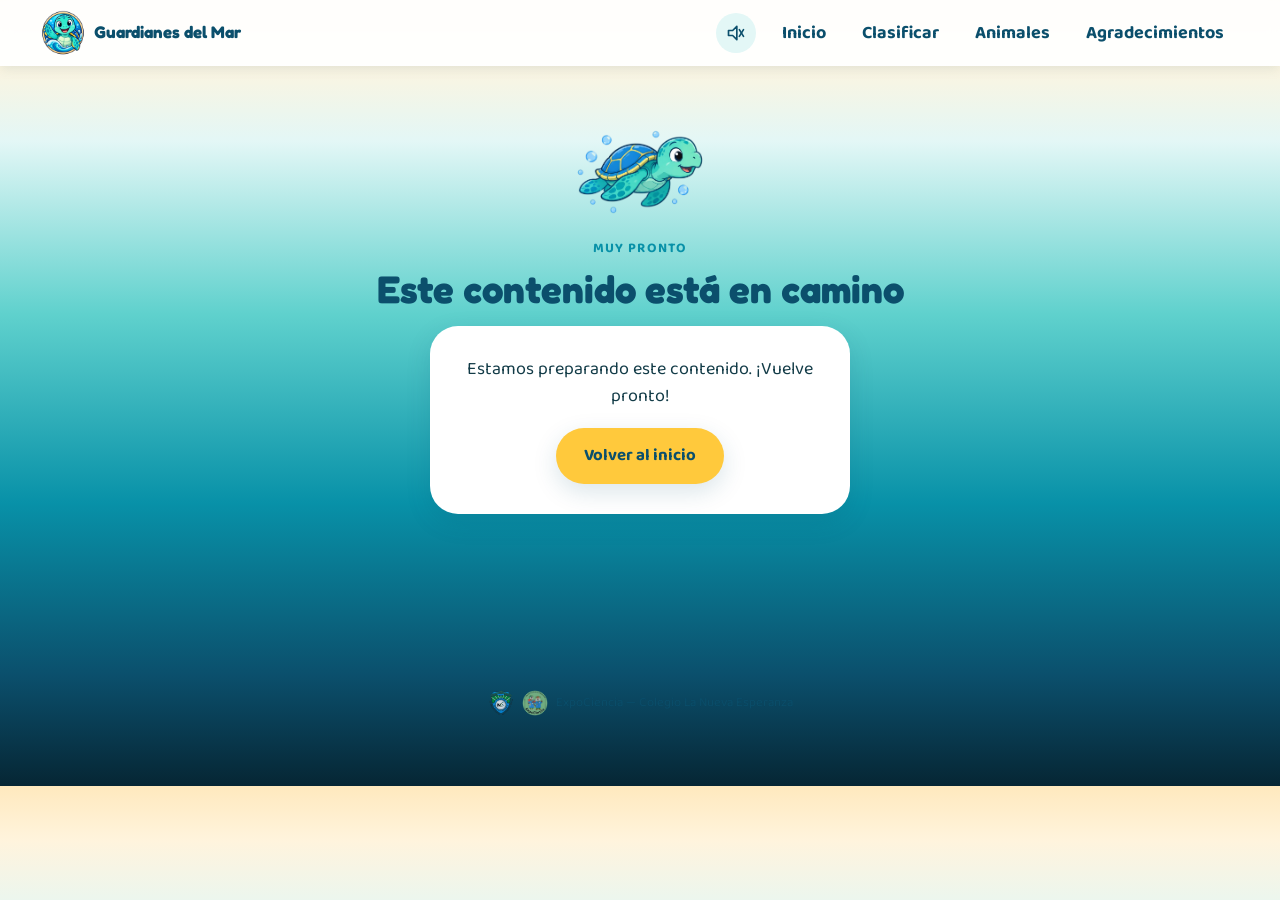
<file: proximamente.html>
<!DOCTYPE html>
<html lang="es">
<head>
<meta charset="UTF-8">
<meta name="viewport" content="width=device-width, initial-scale=1, viewport-fit=cover">
<title>Muy pronto — Guardianes del Mar</title>
<link rel="preconnect" href="https://fonts.googleapis.com">
<link rel="preconnect" href="https://fonts.gstatic.com" crossorigin>
<link href="https://fonts.googleapis.com/css2?family=Fredoka:wght@500;700&family=Baloo+2:wght@500;700&display=swap" rel="stylesheet">
<link rel="icon" href="imagenes/tortuga_marina.png" type="image/png">
<link rel="stylesheet" href="css/style.css">
</head>
<body>

<div class="burbujas" id="burbujas"></div>

<nav class="topnav">
  <div class="container topnav-inner">
    <a href="index.html" class="marca">
      <img src="imagenes/logo.png" alt="">
      Guardianes del Mar
    </a>
    <div class="topnav-acciones">
      <button class="sound-toggle silenciado" id="soundToggle" aria-label="Activar sonido" aria-pressed="false">
        <svg class="icono" viewBox="0 0 24 24" width="20" height="20" fill="none" stroke="currentColor" stroke-width="2" stroke-linecap="round" stroke-linejoin="round">
          <polygon points="3 9 3 15 8 15 13 20 13 4 8 9 3 9"></polygon>
          <path class="onda1" d="M16 8a5 5 0 0 1 0 8"></path>
          <path class="onda2" d="M19 5a9 9 0 0 1 0 14"></path>
          <line class="linea-muda" x1="16" y1="8" x2="21" y2="16"></line>
          <line class="linea-muda" x1="21" y1="8" x2="16" y2="16"></line>
        </svg>
      </button>
      <button class="menu-toggle" id="menuToggle" aria-label="Abrir menú" aria-expanded="false">
        <span></span><span></span><span></span>
      </button>
    </div>
    <ul class="topnav-links" id="topnavLinks">
      <li><a href="index.html">Inicio</a></li>
      <li class="solo-movil"><a href="guia.html">Guía</a></li>
      <li><a href="clasificar.html">Clasificar</a></li>
      <li class="solo-movil"><a href="vuela.html">Rescate en el Arrecife</a></li>
      <li><a href="animales.html">Animales</a></li>
      <li><a href="agradecimientos.html">Agradecimientos</a></li>
    </ul>
  </div>
</nav>

<audio id="ambienteAudio" src="audio/ambiente-mar.mp3" loop preload="none"></audio>

<section class="proximamente">
  <div class="container">
    <img src="imagenes/tortuga_nadando.png" alt="Marino nadando" id="proximamenteImg">
    <span class="eyebrow">Muy pronto</span>
    <h2 id="proximamenteTitulo">Este contenido está en camino</h2>
    <div class="caja">
      <p id="proximamenteTexto">Estamos preparando este contenido. ¡Vuelve pronto!</p>
      <a href="index.html" class="btn btn-primary">Volver al inicio</a>
    </div>
  </div>
</section>

<footer>
  <div class="footer-evento">
    <img src="imagenes/logo_colegio.png" alt="">
    <img src="imagenes/expociencia.png" alt="">
    <span>ExpoCiencia &mdash; Colegio La Nueva Esperanza</span>
  </div>
</footer>

<script src="js/common.js"></script>
<script>
  const parametros = new URLSearchParams(window.location.search);
  const recurso = parametros.get('recurso');
  const datos = {
    cuento: { titulo: 'El cuento animado está en camino', texto: 'Muy pronto podrás ver aquí la aventura de Marino y sus amigos del mar.' },
    video: { titulo: 'El video educativo está en camino', texto: 'Muy pronto podrás ver aquí de dónde viene la basura del mar y cómo cuidarlo.' },
    guia: { titulo: 'La guía está en camino', texto: 'Muy pronto podrás descargar aquí la guía para cuidar el mar en casa.' },
  };
  if (datos[recurso]) {
    document.getElementById('proximamenteTitulo').textContent = datos[recurso].titulo;
    document.getElementById('proximamenteTexto').textContent = datos[recurso].texto;
  }
</script>
</body>
</html>
</file>
<file: css/style.css>
/* ===== Guardianes del Mar — estilos ===== */

:root {
  --ocean-deep: #0B4F6C;
  --ocean: #0891A8;
  --ocean-light: #5FD1CD;
  --ocean-pale: #E3F7F6;
  --sand: #FFF8E7;
  --sun: #FFC93C;
  --coral: #FF6B6B;
  --leaf: #4CAF7D;
  --ink: #123B47;

  --bin-blanco: #F2EEE2;
  --bin-blanco-border: #C9C2AC;
  --bin-verde: #4CAF7D;
  --bin-negro: #333333;

  --font-heading: 'Fredoka', 'Baloo 2', system-ui, sans-serif;
  --font-body: 'Baloo 2', 'Fredoka', system-ui, sans-serif;

  --radius-lg: 28px;
  --radius-md: 18px;
  --shadow-soft: 0 8px 24px rgba(11, 79, 108, 0.15);
  --tap-min: 56px;
  --nav-height: 66px;
}

* { box-sizing: border-box; }

html {
  scroll-behavior: smooth;
}

/* Evita que la barra de navegación fija tape el destino de cualquier enlace ancla (#id) */
[id] {
  scroll-margin-top: calc(var(--nav-height) + 14px);
}

body {
  margin: 0;
  font-family: var(--font-body);
  /* Recorrido tipo landing: playa arriba, mar profundo abajo */
  background: linear-gradient(180deg,
    #FFE9BE 0%,
    #FFF4DD 7%,
    var(--ocean-pale) 18%,
    var(--ocean-light) 40%,
    var(--ocean) 64%,
    var(--ocean-deep) 86%,
    #062634 100%
  );
  color: var(--ink);
  font-size: 18px;
  line-height: 1.5;
  overflow-x: hidden;
  padding-top: var(--nav-height);
  position: relative;
}

/* ===== Divisor de olas (bajo el hero) — bucle sin costuras ===== */
.divisor-ola {
  position: relative;
  height: 50px;
  overflow: hidden;
}
.divisor-ola svg {
  position: absolute;
  top: 0;
  left: 0;
  width: 200%;
  height: 100%;
  display: block;
}
.divisor-ola .ola-atras {
  animation: deslizar-ola-svg 16s linear infinite;
  opacity: 0.5;
}
.divisor-ola .ola-frente {
  animation: deslizar-ola-svg 10s linear infinite reverse;
}
@keyframes deslizar-ola-svg {
  from { transform: translateX(0); }
  to { transform: translateX(-50%); }
}

/* ===== Zona de océano profundo (texto claro) ===== */
.seccion-profunda .eyebrow { color: #8fe8e0; }
.seccion-profunda h2 { color: white; }
.seccion-profunda footer,
footer.seccion-profunda { color: rgba(255,255,255,0.85); }

img { max-width: 100%; display: block; }

a {
  text-decoration: none;
  color: inherit;
}

h1, h2, h3 {
  font-family: var(--font-heading);
  margin: 0 0 0.4em;
  line-height: 1.15;
}

h2 {
  font-size: clamp(1.6rem, 5vw, 2.4rem);
  color: var(--ocean-deep);
  text-align: center;
}

p { margin: 0 0 1em; }

button {
  font-family: var(--font-body);
  cursor: pointer;
}

.container {
  max-width: 1000px;
  margin: 0 auto;
  padding: 0 20px;
  position: relative;
  z-index: 1;
}

section {
  padding: 50px 0;
  position: relative;
}

.eyebrow {
  display: block;
  text-align: center;
  font-weight: 700;
  color: var(--ocean);
  letter-spacing: 0.08em;
  text-transform: uppercase;
  font-size: 0.85rem;
  margin-bottom: 8px;
}

.lead {
  text-align: center;
  max-width: 560px;
  margin: 0 auto 2rem;
  font-size: 1.1rem;
}

/* ===== Animaciones de entrada al hacer scroll ===== */
.reveal {
  opacity: 0;
  transform: translateY(28px);
  transition: opacity 0.6s ease, transform 0.6s ease;
}
.reveal.visible {
  opacity: 1;
  transform: translateY(0);
}
@media (prefers-reduced-motion: reduce) {
  .reveal {
    opacity: 1;
    transform: none;
    transition: none;
  }
}

/* ===== Iconos SVG (reemplazan emojis) ===== */
.icono {
  display: inline-block;
  vertical-align: middle;
  flex-shrink: 0;
}

/* ===== Botones ===== */
.btn {
  display: inline-flex;
  align-items: center;
  justify-content: center;
  gap: 8px;
  min-height: var(--tap-min);
  padding: 14px 28px;
  border-radius: 999px;
  border: none;
  font-weight: 700;
  font-size: 1.05rem;
  box-shadow: var(--shadow-soft);
  transition: transform 0.15s ease, box-shadow 0.15s ease;
}
.btn:active { transform: scale(0.96); }
.btn:disabled {
  opacity: 0.5;
  pointer-events: none;
}

.btn-primary {
  background: var(--sun);
  color: var(--ocean-deep);
}
.btn-secondary {
  background: white;
  color: var(--ocean-deep);
  border: 2px solid var(--ocean-light);
}
.btn-block { width: 100%; }

/* ===== Sonido (integrado en la barra de navegación) ===== */
.sound-toggle {
  position: relative;
  flex-shrink: 0;
  width: 40px;
  height: 40px;
  border-radius: 50%;
  border: none;
  background: var(--ocean-pale);
  display: flex;
  align-items: center;
  justify-content: center;
  color: var(--ocean-deep);
  transition: transform 0.15s ease, background 0.15s ease;
}
.sound-toggle:active { transform: scale(0.9); }
.sound-toggle:not(.silenciado) { background: var(--ocean-light); color: white; }
.sound-toggle .linea-muda { display: none; }
.sound-toggle.silenciado .onda1,
.sound-toggle.silenciado .onda2 { display: none; }
.sound-toggle.silenciado .linea-muda { display: block; }

/* ===== Navegación ===== */
.topnav {
  position: fixed;
  top: 0;
  left: 0;
  right: 0;
  height: var(--nav-height);
  background: rgba(255, 255, 255, 0.94);
  backdrop-filter: blur(6px);
  box-shadow: 0 2px 12px rgba(11, 79, 108, 0.12);
  z-index: 100;
}
.topnav-inner {
  height: var(--nav-height);
  display: flex;
  align-items: center;
  gap: 10px;
}
@media (min-width: 860px) {
  .topnav-inner { max-width: 1240px; }
}
.marca {
  display: flex;
  align-items: center;
  gap: 8px;
  margin-right: auto;
  font-family: var(--font-heading);
  font-weight: 700;
  color: var(--ocean-deep);
  font-size: 1.05rem;
  white-space: nowrap;
}
.marca img { width: 46px; height: 46px; }

.topnav-acciones {
  display: flex;
  align-items: center;
  gap: 8px;
}

.menu-toggle {
  display: flex;
  flex-direction: column;
  justify-content: center;
  gap: 5px;
  width: 44px;
  height: 44px;
  border: none;
  background: none;
  padding: 0;
}
.menu-toggle span {
  display: block;
  height: 3px;
  border-radius: 2px;
  background: var(--ocean-deep);
  transition: transform 0.2s ease, opacity 0.2s ease;
}
.menu-toggle.abierto span:nth-child(1) { transform: translateY(8px) rotate(45deg); }
.menu-toggle.abierto span:nth-child(2) { opacity: 0; }
.menu-toggle.abierto span:nth-child(3) { transform: translateY(-8px) rotate(-45deg); }

.topnav-links {
  list-style: none;
  margin: 0;
  padding: 0;
  position: fixed;
  top: var(--nav-height);
  left: 0;
  right: 0;
  background: white;
  flex-direction: column;
  max-height: 0;
  overflow: hidden;
  transition: max-height 0.25s ease;
  box-shadow: 0 8px 12px rgba(11, 79, 108, 0.08);
}
.topnav-links.abierto {
  max-height: 400px;
}
.topnav-links li a {
  display: block;
  padding: 16px 24px;
  font-weight: 700;
  color: var(--ocean-deep);
  border-top: 1px solid var(--ocean-pale);
}
.topnav-links li a.activa {
  color: var(--ocean);
  background: var(--ocean-pale);
}

@media (min-width: 860px) {
  .menu-toggle { display: none; }
  .topnav-links {
    position: static;
    display: flex;
    flex-direction: row;
    max-height: none;
    box-shadow: none;
    background: none;
    gap: 4px;
  }
  .topnav-links li a {
    border-top: none;
    padding: 10px 16px;
    border-radius: 999px;
    white-space: nowrap;
  }
  .topnav-links li a.activa {
    background: var(--ocean-pale);
  }
  .topnav-links li.solo-movil { display: none; }
}

/* ===== Burbujas flotantes ===== */
.burbujas {
  position: fixed;
  inset: 0;
  overflow: hidden;
  pointer-events: none;
  z-index: 1;
  transition: opacity 0.5s ease;
}
.burbuja {
  position: absolute;
  bottom: -60px;
  border-radius: 50%;
  background: radial-gradient(circle at 30% 30%, rgba(255,255,255,0.9), rgba(95, 209, 205, 0.25));
  border: 1px solid rgba(255,255,255,0.6);
  animation-name: subir-burbuja;
  animation-timing-function: ease-in;
  animation-iteration-count: infinite;
}
@keyframes subir-burbuja {
  0% { transform: translateY(0) translateX(0); opacity: 0; }
  10% { opacity: 0.8; }
  90% { opacity: 0.6; }
  100% { transform: translateY(-110vh) translateX(var(--deriva, 30px)); opacity: 0; }
}

/* ===== Peces de fondo (más grandes según la profundidad) ===== */
.peces-fondo {
  position: absolute;
  inset: 0;
  overflow: hidden;
  pointer-events: none;
  z-index: 0;
}
.pez-fondo {
  position: absolute;
  animation-name: nadar-fondo;
  animation-timing-function: linear;
  animation-iteration-count: infinite;
}
@keyframes nadar-fondo {
  0% { transform: translateX(-20vw) scaleX(1); }
  49% { transform: translateX(120vw) scaleX(1); }
  50% { transform: translateX(120vw) scaleX(-1); }
  99% { transform: translateX(-20vw) scaleX(-1); }
  100% { transform: translateX(-20vw) scaleX(1); }
}

/* ===== Cabecera de página interna ===== */
.page-header {
  text-align: center;
  padding: 34px 0 10px;
}
.page-header img {
  width: 100px;
  margin: 0 auto 10px;
}
.logos-evento {
  display: flex;
  align-items: center;
  justify-content: center;
  gap: 18px;
  margin-bottom: 10px;
}
.logos-evento img {
  width: 76px;
  margin: 0;
  border-radius: 50%;
}
.logos-evento img:first-child { border-radius: 0; width: 66px; }

/* ===== Hero (home) ===== */
.hero {
  position: relative;
  padding-top: 20px;
  padding-bottom: 46px;
  text-align: center;
  overflow: hidden;
}
.hero .container {
  position: relative;
  z-index: 2;
}
.hero-grid {
  display: flex;
  flex-direction: column;
  align-items: center;
}
.hero-texto { order: 2; }
.hero-imagen {
  order: 1;
  position: relative;
  display: flex;
  align-items: center;
  justify-content: center;
}
.hero-mancha {
  position: absolute;
  width: min(320px, 80vw);
  height: min(320px, 80vw);
  border-radius: 50%;
  background: radial-gradient(circle, rgba(95, 209, 205, 0.45) 0%, rgba(95, 209, 205, 0) 70%);
}
.hero .mascota {
  position: relative;
  width: min(260px, 60vw);
  margin: 0 auto 12px;
  animation: float 3.5s ease-in-out infinite;
}
.hero h1 {
  font-size: clamp(2.2rem, 8vw, 3.6rem);
  color: var(--ocean-deep);
}
.hero .subtitulo {
  font-size: 1.15rem;
  max-width: 480px;
  margin: 0 auto 1.8rem;
}
.hero .btn-primary { margin-top: 4px; }
.hero-creditos {
  display: flex;
  align-items: center;
  justify-content: center;
  gap: 8px;
  margin-top: 24px;
  font-size: 0.76rem;
  color: var(--ocean-deep);
  opacity: 0.7;
}
.hero-creditos img { width: 22px; height: 22px; margin: 0; border-radius: 50%; flex-shrink: 0; }
.hero-creditos img:first-child { border-radius: 4px; }

@media (min-width: 900px) {
  .hero-grid {
    flex-direction: row;
    justify-content: space-between;
    gap: 40px;
    text-align: left;
    padding: 30px 0;
  }
  .hero-texto { order: 1; flex: 1; }
  .hero-imagen { order: 2; flex-shrink: 0; }
  .hero .titulo-con-audio { justify-content: flex-start; }
  .hero .subtitulo { margin: 0 0 1.8rem; }
  .hero .mascota { width: 300px; margin: 0; }
  .hero-creditos { justify-content: flex-start; }
}


@keyframes float {
  0%, 100% { transform: translateY(0); }
  50% { transform: translateY(-12px); }
}

/* ===== Tarjetas de navegación (home) ===== */
.hub-grid {
  display: grid;
  grid-template-columns: 1fr;
  gap: 18px;
}
@media (min-width: 700px) {
  .hub-grid { grid-template-columns: repeat(2, 1fr); }
}
@media (min-width: 1024px) {
  .hub-grid { grid-template-columns: repeat(3, 1fr); }
}
.hub-card {
  background: white;
  border-radius: var(--radius-lg);
  padding: 26px 22px;
  text-align: center;
  box-shadow: var(--shadow-soft);
  display: block;
  transition: transform 0.15s ease;
}
.hub-card:active { transform: scale(0.97); }
.hub-card img {
  width: 96px;
  margin: 0 auto 12px;
}
.hub-card h3 {
  color: var(--ocean-deep);
  font-size: 1.25rem;
}
.hub-card p {
  font-size: 0.92rem;
  color: #4a6b74;
  margin-bottom: 0;
}

/* ===== Tarjetas de juegos (llamativas) ===== */
.juegos-grid {
  display: grid;
  grid-template-columns: 1fr;
  gap: 22px;
  max-width: 720px;
  margin: 0 auto;
}
@media (min-width: 700px) {
  .juegos-grid { grid-template-columns: repeat(2, 1fr); }
}
.juego-card {
  position: relative;
  display: flex;
  flex-direction: column;
  align-items: center;
  border-radius: 32px;
  padding: 40px 24px 28px;
  text-align: center;
  color: white;
  overflow: hidden;
  box-shadow: 0 14px 30px rgba(11, 79, 108, 0.28);
  transition: transform 0.18s ease;
}
.juego-card:active { transform: scale(0.96); }
.juego-clasificar { background: linear-gradient(155deg, #17b8a6 0%, #0B4F6C 100%); }
.juego-vuela { background: linear-gradient(155deg, #FFB84D 0%, #FF6B6B 100%); }
.juego-card::after {
  content: '';
  position: absolute;
  width: 160px;
  height: 160px;
  border-radius: 50%;
  background: rgba(255,255,255,0.12);
  top: -60px;
  right: -60px;
}
.juego-badge {
  position: absolute;
  top: 16px;
  left: 16px;
  background: rgba(255,255,255,0.25);
  color: white;
  font-size: 0.7rem;
  font-weight: 800;
  text-transform: uppercase;
  letter-spacing: 0.05em;
  padding: 5px 12px;
  border-radius: 999px;
}
.juego-card img {
  width: auto;
  height: 78px;
  object-fit: contain;
  margin: 6px auto 14px;
  filter: drop-shadow(0 8px 12px rgba(0,0,0,0.25));
  position: relative;
}
.juego-card h3 { color: white; font-size: 1.35rem; margin-bottom: 6px; }
.juego-card p { color: rgba(255,255,255,0.9); font-size: 0.95rem; margin-bottom: 0; }
.btn-jugar {
  display: inline-flex;
  align-items: center;
  gap: 8px;
  background: white;
  color: var(--ocean-deep);
  font-weight: 800;
  padding: 12px 22px;
  border-radius: 999px;
  margin-top: auto;
  box-shadow: 0 6px 14px rgba(0,0,0,0.15);
  position: relative;
}

/* ===== Tarjetas de recursos ===== */
.recurso-grid {
  display: grid;
  grid-template-columns: 1fr;
  gap: 20px;
}
@media (min-width: 700px) {
  .recurso-grid { grid-template-columns: repeat(2, 1fr); }
}

.recurso-card {
  background: white;
  border-radius: var(--radius-lg);
  padding: 28px 22px;
  text-align: center;
  box-shadow: var(--shadow-soft);
}
.recurso-card img {
  width: 84px;
  margin: 0 auto 14px;
}
.recurso-card h3 {
  color: var(--ocean-deep);
  font-size: 1.3rem;
}
.recurso-card p {
  font-size: 0.95rem;
  color: #4a6b74;
}

/* ===== Cuento animado (invitación a leer) ===== */
.cuento-card {
  position: relative;
  display: block;
  max-width: 420px;
  margin: 0 auto 40px;
  background: linear-gradient(160deg, #FFF8E7 0%, #FFEAB8 100%);
  border-radius: 28px;
  padding: 34px 26px 28px;
  text-align: center;
  box-shadow: var(--shadow-soft);
  overflow: hidden;
}
.cuento-card:active { transform: scale(0.98); }
.cuento-cinta {
  position: absolute;
  top: 16px;
  right: -38px;
  background: var(--coral);
  color: white;
  font-weight: 800;
  font-size: 0.72rem;
  text-transform: uppercase;
  letter-spacing: 0.04em;
  padding: 5px 42px;
  transform: rotate(40deg);
  box-shadow: 0 2px 6px rgba(0,0,0,0.15);
}
.cuento-card img {
  width: 130px;
  margin: 0 auto 16px;
  animation: flotar-libro 3s ease-in-out infinite;
}
@keyframes flotar-libro {
  0%, 100% { transform: translateY(0) rotate(-2deg); }
  50% { transform: translateY(-7px) rotate(2deg); }
}
.cuento-card h3 { color: var(--ocean-deep); font-size: 1.4rem; }
.cuento-card p { font-size: 0.95rem; color: #4a6b74; }
.cuento-card .btn { margin-top: 8px; pointer-events: none; }

/* ===== Reproductor de canción ===== */
.player-marco {
  max-width: 420px;
  margin: 0 auto;
  background: white;
  border-radius: var(--radius-lg);
  padding: 22px;
  text-align: center;
  box-shadow: var(--shadow-soft);
  border: 4px dashed var(--ocean-light);
  position: relative;
}
.player-marco img {
  width: 90px;
  margin: 0 auto 10px;
}
.player-barra {
  flex: 1;
  height: 10px;
  border-radius: 999px;
  background: var(--ocean-pale);
  overflow: hidden;
  cursor: pointer;
}
.player-progreso {
  height: 100%;
  width: 0%;
  background: var(--ocean-light);
  border-radius: 999px;
  transition: width 0.1s linear;
}
.player-tiempo {
  font-size: 0.8rem;
  color: var(--ocean-deep);
  font-weight: 700;
  min-width: 74px;
}

/* ===== Marco ilustrado del reproductor de canción =====
   Coordenadas medidas sobre imagenes/audio_marco.png (1774x887),
   expresadas como % del ancho del contenedor para que el botón
   circular y la barra queden encajados sin importar el tamaño. */
.audio-marco {
  position: relative;
  width: 100%;
  max-width: 640px;
  margin: 0 auto;
  aspect-ratio: 1774 / 887;
  background-image: url('../imagenes/audio_marco.png');
  background-size: 100% 100%;
  background-repeat: no-repeat;
}
.audio-marco .player-play {
  position: absolute;
  left: 13.8%;
  top: 38.3%;
  width: 15.6%;
  aspect-ratio: 1 / 1;
  border: none;
  background: transparent;
  border-radius: 50%;
  padding: 0;
  cursor: pointer;
}
.audio-marco .pausa-icono {
  position: absolute;
  inset: 0;
  border-radius: 50%;
  background: radial-gradient(circle at 35% 30%, #ffd873, #feb400);
  display: none;
  align-items: center;
  justify-content: center;
  gap: 14%;
}
.audio-marco .player-play.reproduciendo .pausa-icono { display: flex; }
.audio-marco .pausa-icono span {
  width: 15%;
  height: 42%;
  background: white;
  border-radius: 3px;
}
.audio-marco .track {
  position: absolute;
  left: 34.5%;
  top: 46.2%;
  width: 47.3%;
  height: 17.5%;
  display: flex;
  flex-direction: column;
  justify-content: center;
  gap: 6px;
}
.audio-marco .track .player-barra { height: 8px; background: rgba(8, 145, 168, 0.18); }
.audio-marco .track .player-tiempo {
  text-align: center;
  min-width: 0;
  font-size: 0.72rem;
}

/* ===== Botón "escuchar" (texto a voz) — solo ícono ===== */
.titulo-con-audio {
  display: flex;
  align-items: center;
  justify-content: center;
  gap: 12px;
  flex-wrap: wrap;
}
.titulo-con-audio h1,
.titulo-con-audio h2 { margin-bottom: 0; }

.btn-icono-escuchar {
  width: 44px;
  height: 44px;
  flex-shrink: 0;
  border-radius: 50%;
  border: none;
  background: white;
  color: var(--ocean);
  box-shadow: var(--shadow-soft);
  display: flex;
  align-items: center;
  justify-content: center;
}
.btn-icono-escuchar:active { transform: scale(0.92); }
.btn-icono-escuchar.leyendo {
  background: var(--sun);
  color: var(--ocean-deep);
}
.onda-tts { opacity: 0.4; transform-origin: 12px 12px; }
.btn-icono-escuchar.leyendo .onda-tts-1 { animation: pulso-onda 0.7s ease-in-out infinite; }
.btn-icono-escuchar.leyendo .onda-tts-2 { animation: pulso-onda 0.7s ease-in-out infinite 0.15s; }
@keyframes pulso-onda {
  0%, 100% { opacity: 0.35; transform: scale(0.85); }
  50% { opacity: 1; transform: scale(1.1); }
}

/* ===== Reproductor de canción dinámico ===== */
.cancion-viva {
  position: relative;
  max-width: 640px;
  margin: 0 auto;
  border-radius: 28px;
  padding: 18px 20px 16px;
  background: linear-gradient(155deg, #0B4F6C 0%, #0891A8 55%, #17b8a6 100%);
  color: white;
  overflow: hidden;
  box-shadow: var(--shadow-soft);
}
/* ---- Ventana al mar (visualizador) ---- */
.ventana-mar {
  position: relative;
  height: 130px;
  border-radius: 18px;
  overflow: hidden;
  margin-bottom: 10px;
  background: radial-gradient(circle at 50% 0%, #34d9ce 0%, #0f7a9c 45%, #063a52 100%);
  box-shadow: inset 0 0 26px rgba(0,0,0,0.4), 0 0 0 5px rgba(255,255,255,0.18);
  transition: transform 0.1s ease;
}
.rayo-luz {
  position: absolute;
  top: -20%;
  width: 46px;
  height: 160%;
  background: linear-gradient(180deg, rgba(255,255,255,0.4), rgba(255,255,255,0));
  opacity: 0.3;
  transition: opacity 0.15s ease;
}
.rayo-luz.r1 { left: 12%; transform: rotate(12deg); }
.rayo-luz.r2 { left: 55%; transform: rotate(-10deg); }

.pez-silueta {
  position: absolute;
  width: 32px;
  top: 26%;
  left: -15%;
  opacity: 0.9;
  animation: nadar-pez 11s linear infinite;
}
@keyframes nadar-pez {
  0% { left: -15%; transform: scaleX(1) translateY(0); }
  48% { transform: scaleX(1) translateY(-8px); }
  50% { left: 115%; transform: scaleX(1) translateY(0); }
  50.01% { transform: scaleX(-1) translateY(0); }
  98% { transform: scaleX(-1) translateY(8px); }
  100% { left: -15%; transform: scaleX(-1) translateY(0); }
}

.mascota-nadando {
  position: absolute;
  width: 46px;
  bottom: 8px;
  left: 50%;
  transform: translateX(-50%);
  filter: drop-shadow(0 4px 6px rgba(0,0,0,0.3));
}
.cancion-viva.reproduciendo .mascota-nadando {
  animation: mascota-nadar 2.2s ease-in-out infinite;
}
@keyframes mascota-nadar {
  0%, 100% { transform: translateX(-50%) translateY(0) rotate(-4deg); }
  50% { transform: translateX(-50%) translateY(-12px) rotate(4deg); }
}

.alga { position: absolute; bottom: -6px; width: 14px; border-radius: 40px 40px 4px 4px; background: linear-gradient(180deg, #2fae6b, #1c7a4a); opacity: 0.85; transform-origin: bottom center; }
.alga.a1 { left: 7%; height: 32px; }
.alga.a2 { left: 42%; height: 46px; }
.alga.a3 { right: 9%; height: 28px; }
.cancion-viva.reproduciendo .alga { animation: mecer-alga 1.6s ease-in-out infinite; }
.alga.a1 { animation-delay: 0s; }
.alga.a2 { animation-delay: 0.2s; }
.alga.a3 { animation-delay: 0.4s; }
@keyframes mecer-alga {
  0%, 100% { transform: rotate(-8deg); }
  50% { transform: rotate(8deg); }
}

.particulas-ventana { position: absolute; inset: 0; overflow: hidden; pointer-events: none; }
.particula-ventana {
  position: absolute;
  bottom: -8px;
  width: 6px;
  height: 6px;
  border-radius: 50%;
  background: rgba(255,255,255,0.65);
  animation: subir-particula-ventana 3.6s linear forwards;
}
@keyframes subir-particula-ventana {
  0% { transform: translateY(0); opacity: 0; }
  10% { opacity: 0.8; }
  100% { transform: translateY(-180px); opacity: 0; }
}

/* ---- Letra sincronizada (estilo Spotify) ---- */
.letra-ventana {
  position: absolute;
  inset: 0;
  display: flex;
  flex-direction: column;
  align-items: center;
  justify-content: center;
  gap: 4px;
  padding: 8px 16px;
  text-align: center;
  background: rgba(3, 30, 42, 0.4);
  opacity: 0;
  transition: opacity 0.35s ease;
  pointer-events: none;
}
.cancion-viva.reproduciendo .letra-ventana { opacity: 1; }
.letra-actual {
  font-family: var(--font-heading);
  font-weight: 700;
  font-size: 1.05rem;
  line-height: 1.25;
  color: white;
  text-shadow: 0 2px 8px rgba(0,0,0,0.55);
  margin: 0;
}
.letra-actual.nueva { animation: aparecer-letra 0.35s ease; }
@keyframes aparecer-letra {
  from { opacity: 0; transform: translateY(8px); }
  to { opacity: 1; transform: translateY(0); }
}
.letra-anterior, .letra-siguiente {
  font-size: 0.72rem;
  color: rgba(255,255,255,0.55);
  margin: 0;
  min-height: 1em;
}

.cancion-info { text-align: center; margin-bottom: 0; }
.cancion-titulo { font-weight: 700; margin: 0; font-size: 1rem; }
.cancion-subtitulo { margin: 1px 0 0; font-size: 0.8rem; color: #cfeff0; }

.ecualizador {
  display: flex;
  align-items: flex-end;
  justify-content: center;
  gap: 5px;
  height: 32px;
  margin: 10px 0 10px;
}
.ecualizador span {
  width: 7px;
  min-height: 6px;
  height: 18%;
  border-radius: 4px;
  background: linear-gradient(180deg, var(--sun), #ff9f4d);
  transition: height 0.25s ease;
}
.cancion-viva.reproduciendo .ecualizador span {
  animation-name: rebotar-barra;
  animation-timing-function: ease-in-out;
  animation-iteration-count: infinite;
}
.ecualizador span:nth-child(1) { animation-duration: 0.7s; }
.ecualizador span:nth-child(2) { animation-duration: 0.9s; animation-delay: 0.1s; }
.ecualizador span:nth-child(3) { animation-duration: 0.6s; animation-delay: 0.05s; }
.ecualizador span:nth-child(4) { animation-duration: 1s; animation-delay: 0.2s; }
.ecualizador span:nth-child(5) { animation-duration: 0.65s; animation-delay: 0.15s; }
.ecualizador span:nth-child(6) { animation-duration: 0.85s; animation-delay: 0.05s; }
.ecualizador span:nth-child(7) { animation-duration: 0.75s; animation-delay: 0.25s; }
@keyframes rebotar-barra {
  0%, 100% { height: 18%; }
  50% { height: 100%; }
}

.cancion-controles {
  display: flex;
  align-items: center;
  gap: 14px;
}
.cancion-play {
  width: 54px;
  height: 54px;
  flex-shrink: 0;
  border-radius: 50%;
  border: none;
  background: radial-gradient(circle at 35% 30%, #ffd873, #feb400);
  color: var(--ocean-deep);
  display: flex;
  align-items: center;
  justify-content: center;
  box-shadow: 0 6px 16px rgba(254, 180, 0, 0.5);
}
.cancion-play:active { transform: scale(0.94); }
.cancion-play .icono-pausa { display: none; }
.cancion-play.reproduciendo .icono-play { display: none; }
.cancion-play.reproduciendo .icono-pausa { display: block; }

.cancion-progreso-wrap { flex: 1; min-width: 0; }
.cancion-viva .player-barra { height: 8px; background: rgba(255,255,255,0.25); }
.cancion-viva .player-progreso { background: var(--sun); }
.cancion-viva .player-tiempo { color: white; }

.notas-contenedor {
  position: absolute;
  inset: 0;
  overflow: hidden;
  pointer-events: none;
}
.nota-flotante {
  position: absolute;
  bottom: 20px;
  color: rgba(255, 255, 255, 0.85);
  animation: nota-subir 2.4s ease-out forwards;
}
@keyframes nota-subir {
  0% { transform: translateY(0) rotate(0deg); opacity: 0; }
  15% { opacity: 1; }
  100% { transform: translateY(-140px) rotate(18deg); opacity: 0; }
}

/* ===== Video educativo ===== */
.video-feature { max-width: 640px; margin: 40px auto 0; }
.video-marco-nuevo {
  position: relative;
  max-width: 640px;
  margin: 14px auto 0;
  border-radius: var(--radius-lg);
  overflow: hidden;
  aspect-ratio: 16 / 9;
  background: linear-gradient(155deg, var(--ocean-deep), var(--ocean));
  box-shadow: var(--shadow-soft);
  border: 4px solid white;
}
.video-marco-nuevo iframe,
.video-marco-nuevo video {
  width: 100%;
  height: 100%;
  border: 0;
  display: block;
  background: #000;
}
.video-miniatura {
  width: 100%;
  height: 100%;
  object-fit: cover;
  display: block;
}
.video-overlay-boton {
  position: absolute;
  inset: 0;
  width: 100%;
  border: none;
  padding: 0;
  background: rgba(11, 79, 108, 0.28);
  display: flex;
  align-items: center;
  justify-content: center;
  transition: opacity 0.2s ease;
}
.video-overlay-boton .circulo {
  width: 84px;
  height: 84px;
  border-radius: 50%;
  background: radial-gradient(circle at 35% 30%, #ffd873, #feb400);
  color: var(--ocean-deep);
  display: flex;
  align-items: center;
  justify-content: center;
  box-shadow: 0 8px 20px rgba(0,0,0,0.3);
}

/* ===== El problema + guía destacada (home) ===== */
.problema-grid {
  display: flex;
  flex-direction: column;
  gap: 34px;
}
.problema-texto { text-align: center; }
@media (min-width: 900px) {
  .problema-grid { flex-direction: row; align-items: center; gap: 50px; }
  .problema-texto { flex: 1; text-align: left; }
  .problema-texto .eyebrow { text-align: left; }
  .problema-texto .titulo-con-audio { justify-content: flex-start; }
  .problema-texto .lead { text-align: left; margin: 0; max-width: none; }
}

.guia-destacada {
  position: relative;
  display: block;
  flex-shrink: 0;
  width: 100%;
  max-width: 340px;
  margin: 0 auto;
  background: linear-gradient(165deg, white 0%, var(--ocean-pale) 145%);
  border-radius: var(--radius-lg);
  padding: 32px 26px 26px;
  text-align: center;
  box-shadow: var(--shadow-soft);
  transition: transform 0.15s ease;
}
.guia-destacada:active { transform: scale(0.98); }
.guia-destacada-cinta {
  position: absolute;
  top: -14px;
  left: 50%;
  transform: translateX(-50%);
  background: var(--sun);
  color: var(--ocean-deep);
  font-family: var(--font-heading);
  font-weight: 700;
  font-size: 0.7rem;
  letter-spacing: 0.05em;
  text-transform: uppercase;
  padding: 6px 18px;
  border-radius: 999px;
  box-shadow: 0 4px 10px rgba(11, 79, 108, 0.2);
  white-space: nowrap;
}
.guia-destacada-icono {
  display: flex;
  align-items: center;
  justify-content: center;
  margin: 10px auto 12px;
}
.guia-destacada-icono img { width: 84px; }
.guia-destacada h3 {
  color: var(--ocean-deep);
  font-size: 1.2rem;
  margin-bottom: 8px;
}
.guia-destacada p {
  font-size: 0.9rem;
  color: #4a6b74;
  margin-bottom: 20px;
}
.guia-destacada .btn { width: 100%; pointer-events: none; }

/* ===== Adopta (teaser en home) ===== */
.adopta-teaser {
  display: flex;
  align-items: center;
  gap: 18px;
  max-width: 560px;
  margin: 0 auto;
  background: linear-gradient(160deg, #ffffff 0%, var(--ocean-pale) 160%);
  border-radius: var(--radius-lg);
  box-shadow: var(--shadow-soft);
  padding: 18px 22px;
  transition: transform 0.15s ease;
}
.adopta-teaser:active { transform: scale(0.98); }
.adopta-teaser img { width: 70px; flex-shrink: 0; }
.adopta-teaser .texto { flex: 1; }
.adopta-teaser h3 { margin: 0 0 4px; color: var(--ocean-deep); font-size: 1.1rem; }
.adopta-teaser p { margin: 0; font-size: 0.9rem; color: #4a6b74; }
.adopta-teaser-flecha {
  flex-shrink: 0;
  color: var(--ocean);
}
.adopta-teaser-progreso {
  display: inline-block;
  margin-top: 8px;
  font-size: 0.78rem;
  font-weight: 700;
  color: var(--leaf);
  background: rgba(76, 175, 125, 0.12);
  padding: 3px 10px;
  border-radius: 999px;
}

/* ===== Páginas placeholder (próximamente) ===== */
.proximamente {
  text-align: center;
  padding: 60px 0 90px;
}
.proximamente img {
  width: 140px;
  margin: 0 auto 20px;
}
.proximamente .caja {
  max-width: 420px;
  margin: 0 auto 26px;
  background: white;
  border-radius: var(--radius-lg);
  padding: 30px 24px;
  box-shadow: var(--shadow-soft);
}

/* ===== Juego de clasificación ===== */
.juego {
  background: var(--ocean-deep);
  color: white;
  border-radius: var(--radius-lg);
  padding: 30px 16px 40px;
}
.juego h2 { color: white; }
.juego .lead { color: #cfeff0; }

/* ===== Guía animada previa al juego ===== */
.guia-intro {
  max-width: 640px;
  margin: 0 auto 30px;
  background: rgba(255,255,255,0.07);
  border-radius: var(--radius-lg);
  padding: 24px 18px;
  text-align: center;
}
.baraja-canecas {
  position: relative;
  height: 108px;
  display: flex;
  align-items: center;
  justify-content: center;
  margin-bottom: 6px;
}
.carta-baraja {
  position: absolute;
  width: 66px;
  height: 66px;
  display: flex;
  align-items: center;
  justify-content: center;
  background: white;
  border-radius: 14px;
  padding: 8px;
  box-shadow: 0 6px 16px rgba(0,0,0,0.25);
  transition: transform 0.25s ease;
}
.carta-1 { transform: rotate(-14deg) translate(-34px, 6px); z-index: 1; }
.carta-2 { transform: rotate(0deg) translateY(-6px); z-index: 3; }
.carta-3 { transform: rotate(14deg) translate(34px, 6px); z-index: 2; }
.baraja-canecas:hover .carta-1 { transform: rotate(-20deg) translate(-44px, 0); }
.baraja-canecas:hover .carta-3 { transform: rotate(20deg) translate(44px, 0); }

/* ===== Símbolos de canecas (dibujados en SVG) ===== */
.simbolo-caneca {
  display: flex;
  align-items: center;
  justify-content: center;
  border-radius: 50%;
  flex-shrink: 0;
}
.simbolo-caneca svg { width: 58%; height: 58%; display: block; }
.simbolo-caneca.simbolo-blanco { background: var(--bin-blanco); color: var(--ink); border: 2px solid var(--bin-blanco-border); }
.simbolo-caneca.simbolo-verde { background: var(--bin-verde); color: white; }
.simbolo-caneca.simbolo-negro { background: var(--bin-negro); color: white; }

.simbolo-caneca.tam-baraja { width: 46px; height: 46px; }
.simbolo-caneca.tam-guia { width: 52px; height: 52px; }
.simbolo-caneca.tam-mini { width: 30px; height: 30px; }

.baraja-mini { height: 78px; margin-bottom: 4px; }
.baraja-mini .carta-baraja { width: 48px; height: 48px; padding: 5px; }
.baraja-mini .carta-1 { transform: rotate(-14deg) translate(-22px, 4px); }
.baraja-mini .carta-2 { transform: translateY(-4px); }
.baraja-mini .carta-3 { transform: rotate(14deg) translate(22px, 4px); }
.juego-card:hover .baraja-mini .carta-1,
.juego-card:active .baraja-mini .carta-1 { transform: rotate(-20deg) translate(-28px, 0); }
.juego-card:hover .baraja-mini .carta-3,
.juego-card:active .baraja-mini .carta-3 { transform: rotate(20deg) translate(28px, 0); }
.carta-baraja img { width: 100%; height: 100%; object-fit: contain; }
.vuela-registro .baraja-mini { margin-bottom: 14px; }

/* Símbolo directo sobre el cuerpo de la caneca dentro del juego (sin insignia propia) */
.caneca-icono { width: 46px; height: 46px; display: flex; align-items: center; justify-content: center; }
.caneca-icono svg { width: 100%; height: 100%; }

.guia-titulo {
  font-family: var(--font-heading);
  font-weight: 700;
  font-size: 1.15rem;
  margin: 0 0 18px;
  color: white;
}
.guia-tarjetas {
  display: grid;
  grid-template-columns: 1fr;
  gap: 12px;
  margin-bottom: 20px;
}
@media (min-width: 600px) {
  .guia-tarjetas { grid-template-columns: repeat(3, 1fr); }
}
.guia-tarjeta {
  background: white;
  border-radius: var(--radius-md);
  padding: 16px 12px;
  opacity: 0;
  animation: aparecer-guia 0.5s ease forwards;
}
@keyframes aparecer-guia {
  from { opacity: 0; transform: translateY(14px); }
  to { opacity: 1; transform: translateY(0); }
}
.guia-tarjeta img { width: 52px; height: 52px; object-fit: contain; margin: 0 auto 8px; }
.guia-tarjeta h4 { margin: 0 0 4px; color: var(--ocean-deep); font-family: var(--font-heading); }
.guia-tarjeta p { margin: 0; font-size: 0.85rem; color: #4a6b74; }

.juego-contenido.oculto { display: none; }

.marcador {
  text-align: center;
  font-family: var(--font-heading);
  font-size: 1.1rem;
  margin-bottom: 20px;
}

.canecas {
  display: grid;
  grid-template-columns: repeat(3, 1fr);
  gap: 12px;
  max-width: 560px;
  margin: 0 auto 30px;
}
.caneca {
  position: relative;
  border: none;
  background: transparent;
  padding: 22px 6px 14px;
  min-height: 128px;
  display: flex;
  flex-direction: column;
  align-items: center;
  justify-content: flex-end;
  gap: 6px;
  font-weight: 700;
  font-size: 0.85rem;
  transition: transform 0.15s ease;
}
.caneca-tapa {
  position: absolute;
  top: 0;
  left: 8%;
  right: 8%;
  height: 14px;
  background: var(--color-caneca-oscuro);
  border-radius: 5px 5px 0 0;
  z-index: 1;
}
.caneca-tapa::after {
  content: '';
  position: absolute;
  top: -6px;
  left: 32%;
  right: 32%;
  height: 7px;
  background: var(--color-caneca-oscuro);
  border-radius: 4px;
}
.caneca::before {
  content: '';
  position: absolute;
  inset: 14px 0 0 0;
  background: var(--color-caneca);
  clip-path: polygon(9% 0%, 91% 0%, 82% 100%, 18% 100%);
  border-radius: 0 0 8px 8px;
  box-shadow: 0 6px 0 rgba(0,0,0,0.15);
  z-index: 0;
}
.caneca img, .caneca-icono, .caneca-texto { position: relative; z-index: 2; }
.caneca img { width: 52px; height: 52px; object-fit: contain; margin-bottom: 2px; }

.caneca[data-categoria="blanco"] { --color-caneca: var(--bin-blanco); --color-caneca-oscuro: var(--bin-blanco-border); color: var(--ink); transform: rotate(-4deg); }
.caneca[data-categoria="verde"] { --color-caneca: var(--bin-verde); --color-caneca-oscuro: #2e7d54; color: white; }
.caneca[data-categoria="negro"] { --color-caneca: var(--bin-negro); --color-caneca-oscuro: #1a1a1a; color: white; transform: rotate(4deg); }

.caneca.activa {
  transform: rotate(0deg) translateY(-4px) scale(1.04);
}
.caneca.activa::before {
  box-shadow: 0 10px 0 rgba(0,0,0,0.2), 0 0 0 4px var(--sun);
}
.caneca.sacudir {
  animation: sacudir 0.4s;
}
@keyframes sacudir {
  0%, 100% { transform: translateX(0); }
  25% { transform: translateX(-6px); }
  75% { transform: translateX(6px); }
}

.pool-objetos {
  display: grid;
  grid-template-columns: repeat(3, 1fr);
  gap: 14px;
  max-width: 560px;
  margin: 0 auto;
}
@media (min-width: 700px) {
  .pool-objetos { grid-template-columns: repeat(4, 1fr); }
}

.objeto {
  background: white;
  border: none;
  border-radius: var(--radius-md);
  padding: 10px;
  min-height: 84px;
  display: flex;
  align-items: center;
  justify-content: center;
  box-shadow: var(--shadow-soft);
  transition: transform 0.15s ease, box-shadow 0.15s ease, opacity 0.3s ease;
}
.objeto img { width: 56px; height: 56px; object-fit: contain; }
.objeto.seleccionado {
  transform: scale(1.12) translateY(-6px);
  box-shadow: 0 0 0 4px var(--sun), var(--shadow-soft);
}
.objeto.resuelto {
  opacity: 0;
  transform: scale(0.4);
  pointer-events: none;
}

.mensaje-juego {
  text-align: center;
  min-height: 1.6em;
  font-weight: 700;
  margin-top: 18px;
  font-size: 1.05rem;
  max-width: 480px;
  margin-left: auto;
  margin-right: auto;
}
.mensaje-juego.mensaje-pista {
  color: var(--sun);
  font-size: 0.95rem;
}

.juego-completo {
  text-align: center;
  margin-top: 10px;
  max-width: 420px;
  margin-left: auto;
  margin-right: auto;
  background: rgba(255,255,255,0.08);
  border-radius: var(--radius-lg);
  padding: 26px 20px;
  display: none;
}
.juego-completo.visible { display: block; }

/* ===== Adopta un animal ===== */
.animales-grid {
  display: grid;
  grid-template-columns: repeat(2, 1fr);
  gap: 16px;
  max-width: 560px;
  margin: 0 auto;
}
@media (min-width: 700px) {
  .animales-grid { grid-template-columns: repeat(5, 1fr); max-width: 720px; }
}
.animal-card {
  position: relative;
  background: white;
  border: none;
  border-radius: var(--radius-md);
  padding: 16px 10px;
  text-align: center;
  box-shadow: var(--shadow-soft);
  min-height: var(--tap-min);
  transition: transform 0.15s ease;
}
.animal-card img {
  width: 90px;
  margin: 0 auto 8px;
  transition: transform 0.2s ease;
}
.animal-card:active img { transform: scale(0.92); }
.animal-card .dato {
  display: none;
  font-size: 0.85rem;
  color: var(--ocean-deep);
  margin-top: 6px;
}
.animal-card.abierta .dato { display: block; }

.animal-insignia {
  position: absolute;
  top: -8px;
  right: -8px;
  width: 28px;
  height: 28px;
  border-radius: 50%;
  background: var(--leaf);
  color: white;
  display: none;
  align-items: center;
  justify-content: center;
  box-shadow: var(--shadow-soft);
  animation: pop-match 0.4s ease;
}
.animal-card.adoptado .animal-insignia { display: flex; }
.animal-card.adoptado { box-shadow: 0 0 0 3px var(--leaf), var(--shadow-soft); }

/* ===== Progreso de adopción ===== */
.adopcion-progreso {
  max-width: 420px;
  margin: 0 auto 26px;
  text-align: center;
}
.adopcion-progreso p {
  font-weight: 700;
  color: var(--ocean-deep);
  margin-bottom: 8px;
}
.adopcion-barra {
  height: 14px;
  border-radius: 999px;
  background: white;
  box-shadow: var(--shadow-soft);
  overflow: hidden;
}
.adopcion-relleno {
  height: 100%;
  width: 0%;
  background: linear-gradient(90deg, var(--leaf), var(--ocean-light));
  border-radius: 999px;
  transition: width 0.4s ease;
}

.adopcion-completa {
  display: none;
  text-align: center;
  max-width: 420px;
  margin: 30px auto 0;
  background: white;
  border-radius: var(--radius-lg);
  padding: 24px 20px;
  box-shadow: var(--shadow-soft);
}
.adopcion-completa.visible { display: block; }
.adopcion-completa img { width: 100px; margin: 0 auto 10px; animation: float 2s ease-in-out infinite; }
.adopcion-completa-titulo {
  font-family: var(--font-heading);
  font-weight: 700;
  font-size: 1.2rem;
  color: var(--ocean-deep);
  margin-bottom: 4px;
}

/* ===== Diploma ===== */
.diploma-wrap {
  text-align: center;
}
.diploma-form {
  max-width: 360px;
  margin: 0 auto 24px;
  display: flex;
  gap: 10px;
}
.diploma-form input {
  flex: 1;
  min-height: var(--tap-min);
  border-radius: 999px;
  border: 2px solid var(--ocean-light);
  padding: 0 18px;
  font-size: 1rem;
  font-family: var(--font-body);
}
canvas#diplomaCanvas {
  max-width: 100%;
  width: 480px;
  border-radius: var(--radius-md);
  box-shadow: var(--shadow-soft);
  margin: 0 auto 20px;
}

/* ===== Juego Vuela y Recicla ===== */
.vuela-wrap {
  text-align: center;
}
.vuela-registro {
  max-width: 360px;
  margin: 0 auto 20px;
  background: white;
  border-radius: var(--radius-lg);
  padding: 24px;
  box-shadow: var(--shadow-soft);
}
.vuela-registro input {
  width: 100%;
  min-height: var(--tap-min);
  border-radius: 999px;
  border: 2px solid var(--ocean-light);
  padding: 0 18px;
  font-size: 1rem;
  font-family: var(--font-body);
  margin-bottom: 12px;
  text-align: center;
}
.vuela-estado {
  max-width: 420px;
  margin: 0 auto 16px;
  font-weight: 700;
  color: var(--ocean-deep);
  text-align: center;
}
.vuela-controles {
  margin-top: 16px;
  display: flex;
  justify-content: center;
  gap: 12px;
  flex-wrap: wrap;
}

/* ===== Juego de memoria: Rescate en el Arrecife ===== */
.memoria-stats {
  display: flex;
  justify-content: space-around;
  max-width: 420px;
  margin: 0 auto 18px;
  background: white;
  border-radius: var(--radius-md);
  padding: 14px 10px;
  box-shadow: var(--shadow-soft);
}
.memoria-stats > div { display: flex; flex-direction: column; align-items: center; }
.memoria-stats-numero {
  font-family: var(--font-heading);
  font-weight: 700;
  font-size: 1.3rem;
  color: var(--ocean-deep);
}
.memoria-stats-label { font-size: 0.72rem; color: #6a8a92; text-transform: uppercase; letter-spacing: 0.04em; }

.memoria-grid {
  display: grid;
  grid-template-columns: repeat(5, 1fr);
  gap: 8px;
  max-width: 480px;
  margin: 0 auto 20px;
}
.memoria-carta {
  border: none;
  background: none;
  padding: 0;
  aspect-ratio: 1;
  perspective: 700px;
  cursor: pointer;
}
.memoria-carta-interior {
  display: block;
  position: relative;
  width: 100%;
  height: 100%;
  transition: transform 0.5s;
  transform-style: preserve-3d;
}
.memoria-carta.volteada .memoria-carta-interior,
.memoria-carta.emparejada .memoria-carta-interior {
  transform: rotateY(180deg);
}
.memoria-cara-atras,
.memoria-cara-frente {
  position: absolute;
  inset: 0;
  backface-visibility: hidden;
  border-radius: var(--radius-md);
  display: flex;
  align-items: center;
  justify-content: center;
  box-shadow: var(--shadow-soft);
}
.memoria-cara-atras {
  background: linear-gradient(155deg, var(--ocean), var(--ocean-deep));
}
.memoria-cara-atras::after {
  content: '';
  position: absolute;
  inset: 0;
  background: url('../imagenes/logo.png') center/55% no-repeat;
  opacity: 0.9;
}
.memoria-cara-frente {
  background: white;
  transform: rotateY(180deg);
  padding: 8px;
}
.memoria-cara-frente img { width: 100%; height: 100%; object-fit: contain; }
.memoria-carta.emparejada .memoria-cara-frente {
  box-shadow: 0 0 0 3px var(--leaf), var(--shadow-soft);
}
.memoria-carta.emparejada { animation: pop-match 0.4s ease; }
@keyframes pop-match {
  0% { transform: scale(1); }
  50% { transform: scale(1.1); }
  100% { transform: scale(1); }
}
.memoria-carta.sacudir .memoria-carta-interior { animation: sacudir 0.4s; }

.memoria-completo {
  display: none;
  text-align: center;
  margin: 6px auto 24px;
  max-width: 420px;
  background: white;
  border-radius: var(--radius-lg);
  padding: 22px 18px;
  box-shadow: var(--shadow-soft);
}
.memoria-completo.visible { display: block; }
.memoria-completo img { width: 100px; margin: 0 auto 10px; animation: float 2s ease-in-out infinite; }
.memoria-completo-titulo {
  font-family: var(--font-heading);
  font-weight: 700;
  font-size: 1.3rem;
  color: var(--ocean-deep);
  margin: 0 0 6px;
}
#memoriaResumen { margin: 0; color: #4a6b74; }

.confeti {
  position: fixed;
  top: -20px;
  border-radius: 2px;
  z-index: 300;
  pointer-events: none;
  animation-name: caer-confeti;
  animation-timing-function: ease-in;
  animation-fill-mode: forwards;
}
@keyframes caer-confeti {
  to { transform: translateY(100vh) rotate(360deg); opacity: 0.3; }
}

.ranking-tabla {
  max-width: 420px;
  margin: 30px auto 0;
  background: white;
  border-radius: var(--radius-lg);
  box-shadow: var(--shadow-soft);
  overflow: hidden;
}
.ranking-tabla h3 {
  background: var(--ocean-deep);
  color: white;
  margin: 0;
  padding: 14px;
  font-size: 1.1rem;
}
.ranking-fila {
  display: flex;
  align-items: center;
  gap: 10px;
  padding: 10px 16px;
  border-bottom: 1px solid var(--ocean-pale);
  font-weight: 700;
}
.ranking-fila:last-child { border-bottom: none; }
.ranking-puesto {
  width: 28px;
  height: 28px;
  border-radius: 50%;
  background: var(--ocean-pale);
  color: var(--ocean-deep);
  display: flex;
  align-items: center;
  justify-content: center;
  font-size: 0.85rem;
  flex-shrink: 0;
}
.ranking-fila:nth-child(2) .ranking-puesto { background: var(--sun); }
.ranking-nombre { flex: 1; text-align: left; }
.ranking-nota {
  font-size: 0.8rem;
  color: #6a8a92;
  text-align: center;
  padding: 10px;
  font-weight: 500;
}

/* ===== Equipo del proyecto ===== */
.equipo-grid {
  display: grid;
  grid-template-columns: repeat(2, 1fr);
  gap: 16px;
  max-width: 640px;
  margin: 0 auto 36px;
}
@media (min-width: 700px) {
  .equipo-grid { grid-template-columns: repeat(3, 1fr); }
}
.equipo-card {
  background: white;
  border-radius: var(--radius-lg);
  padding: 22px 14px;
  text-align: center;
  box-shadow: var(--shadow-soft);
}
.equipo-avatar {
  display: flex;
  align-items: center;
  justify-content: center;
  width: 64px;
  height: 64px;
  margin: 0 auto 12px;
  border-radius: 50%;
  color: white;
  font-family: var(--font-heading);
  font-weight: 700;
  font-size: 1.6rem;
}
.equipo-card h3 { color: var(--ocean-deep); font-size: 1.05rem; margin-bottom: 2px; }
.equipo-card p { margin: 0; font-size: 0.85rem; color: #4a6b74; }

.equipo-color-1 .equipo-avatar { background: var(--ocean-deep); }
.equipo-color-2 .equipo-avatar { background: var(--ocean); }
.equipo-color-3 .equipo-avatar { background: var(--leaf); }
.equipo-color-4 .equipo-avatar { background: var(--coral); }
.equipo-color-5 .equipo-avatar { background: #C77DBE; }
.equipo-color-6 .equipo-avatar { background: #E08E3E; }

.creditos-musica {
  text-align: center;
  font-size: 0.78rem;
  color: #6a8a92;
  max-width: 480px;
  margin: 20px auto 0;
}

/* ===== Agradecimientos ===== */
.agradecimientos-texto {
  max-width: 620px;
  margin: 0 auto;
  background: white;
  border-radius: var(--radius-lg);
  padding: 34px 26px;
  box-shadow: var(--shadow-soft);
}
.agradecimientos-texto p { font-size: 1.05rem; }
.firma {
  text-align: right;
  font-family: var(--font-heading);
  color: var(--ocean);
  margin-top: 20px;
}

/* ===== Footer ===== */
footer {
  text-align: center;
  padding: 50px 20px 70px;
  color: var(--ocean-deep);
  font-size: 0.95rem;
  position: relative;
  z-index: 2;
}
footer .corazon { color: var(--coral); }
footer .footer-evento {
  display: flex;
  align-items: center;
  justify-content: center;
  gap: 8px;
  font-size: 0.8rem;
  opacity: 0.85;
  margin-top: 10px;
}
footer .footer-evento img { width: 26px; height: 26px; margin: 0; border-radius: 50%; }

/* ===== Guía del pequeño Guardián (guia.html) ===== */
.guia-pasos {
  max-width: 640px;
  margin: 0 auto 6px;
  text-align: center;
}
/* ---- Mini-menú de navegación rápida ---- */
.guia-mapa {
  display: flex;
  gap: 10px;
  overflow-x: auto;
  padding: 4px 20px 10px;
  margin: 0 auto 4px;
  max-width: 920px;
  -webkit-overflow-scrolling: touch;
  scrollbar-width: none;
}
.guia-mapa::-webkit-scrollbar { display: none; }
.mapa-pildora {
  flex-shrink: 0;
  display: inline-flex;
  align-items: center;
  gap: 6px;
  padding: 9px 16px;
  border-radius: 999px;
  background: white;
  box-shadow: var(--shadow-soft);
  color: var(--ocean-deep);
  font-weight: 700;
  font-size: 0.85rem;
  transition: background 0.15s ease, color 0.15s ease, transform 0.15s ease;
}
.mapa-pildora:active { transform: scale(0.95); }
.mapa-pildora.activa { background: var(--ocean-deep); color: white; }

/* ---- Lista de hábitos marcables (con progreso guardado) ---- */
.habitos-lista {
  display: flex;
  flex-direction: column;
  gap: 12px;
  max-width: 640px;
  margin: 0 auto;
}
.habito-item {
  display: flex;
  align-items: center;
  gap: 14px;
  background: white;
  border-radius: var(--radius-md);
  padding: 14px 16px;
  box-shadow: var(--shadow-soft);
  cursor: pointer;
  transition: transform 0.15s ease, box-shadow 0.15s ease;
}
.habito-item:active { transform: scale(0.98); }
.habito-item.completado { box-shadow: 0 0 0 2px var(--leaf), var(--shadow-soft); }
.habito-check {
  position: absolute;
  opacity: 0;
  width: 1px;
  height: 1px;
}
.habito-icono {
  width: 48px;
  height: 48px;
  border-radius: 50%;
  display: flex;
  align-items: center;
  justify-content: center;
  color: white;
  flex-shrink: 0;
}
.habito-icono svg { width: 24px; height: 24px; }
.habito-texto { flex: 1; min-width: 0; }
.habito-titulo {
  display: block;
  font-family: var(--font-heading);
  font-weight: 700;
  color: var(--ocean-deep);
  font-size: 0.98rem;
  margin-bottom: 2px;
}
.habito-item.completado .habito-titulo { text-decoration: line-through; text-decoration-color: var(--leaf); }
.habito-desc { display: block; font-size: 0.85rem; color: #4a6b74; line-height: 1.4; }
.habito-marca {
  flex-shrink: 0;
  width: 30px;
  height: 30px;
  border-radius: 50%;
  border: 2px solid var(--ocean-pale);
  display: flex;
  align-items: center;
  justify-content: center;
  color: transparent;
  transition: background 0.15s ease, border-color 0.15s ease, color 0.15s ease;
}
.habito-item.completado .habito-marca { background: var(--leaf); border-color: var(--leaf); color: white; }

.habitos-progreso { max-width: 640px; margin: 18px auto 0; }
.habitos-barra {
  height: 10px;
  border-radius: 999px;
  background: var(--ocean-pale);
  overflow: hidden;
}
.habitos-barra-relleno {
  height: 100%;
  border-radius: 999px;
  background: linear-gradient(90deg, var(--leaf), var(--ocean-light));
  transition: width 0.4s ease;
  width: 0%;
}
.habitos-progreso-texto {
  text-align: center;
  font-size: 0.85rem;
  font-weight: 700;
  color: var(--ocean-deep);
  margin: 8px 0 0;
}
.resumen-habitos {
  max-width: 480px;
  margin: 0 auto 20px;
  text-align: center;
  background: white;
  border-radius: var(--radius-md);
  padding: 12px 18px;
  box-shadow: var(--shadow-soft);
  font-weight: 700;
  color: var(--ocean-deep);
  border: 2px solid transparent;
}
.resumen-habitos.completo {
  border-color: var(--leaf);
  color: var(--leaf);
}

.consejo-icono {
  width: 62px;
  height: 62px;
  border-radius: 50%;
  display: flex;
  align-items: center;
  justify-content: center;
  margin: 0 auto 14px;
  color: white;
  flex-shrink: 0;
}
.consejo-icono svg { width: 30px; height: 30px; }
.consejo-color-1 { background: var(--ocean-deep); }
.consejo-color-2 { background: var(--ocean); }
.consejo-color-3 { background: var(--leaf); }
.consejo-color-4 { background: var(--coral); }
.consejo-color-5 { background: #C77DBE; }
.consejo-color-6 { background: #E08E3E; }

.carrusel-flecha {
  flex-shrink: 0;
  width: 42px;
  height: 42px;
  border-radius: 50%;
  border: none;
  background: white;
  box-shadow: var(--shadow-soft);
  color: var(--ocean-deep);
  display: flex;
  align-items: center;
  justify-content: center;
  transition: transform 0.15s ease, background 0.15s ease;
}
.carrusel-flecha:active { transform: scale(0.88); }
.carrusel-flecha:disabled { opacity: 0.35; pointer-events: none; }
.carrusel-flecha svg { width: 18px; height: 18px; }

.carrusel-puntos {
  display: flex;
  justify-content: center;
  gap: 8px;
  margin: -14px 0 6px;
}
.carrusel-puntos .punto {
  width: 8px;
  height: 8px;
  border-radius: 50%;
  background: var(--ocean-pale);
  transition: background 0.2s ease, transform 0.2s ease;
}
.carrusel-puntos .punto.activo {
  background: var(--ocean);
  transform: scale(1.35);
}

/* ---- Secreto de marinero (dato curioso del agua de lastre) ---- */
.curiosidad-marino {
  max-width: 780px;
  margin: 0 auto;
  background: white;
  border-radius: var(--radius-lg);
  box-shadow: var(--shadow-soft);
  border-left: 6px solid var(--sun);
  padding: 28px 24px;
  display: flex;
  flex-direction: column;
  gap: 16px;
  align-items: center;
  text-align: center;
}
@media (min-width: 700px) {
  .curiosidad-marino {
    flex-direction: row;
    text-align: left;
    padding: 32px;
  }
}
.curiosidad-marino img {
  width: 120px;
}
.curiosidad-marino .pagina-ilustracion-marco {
  width: 150px;
  flex-shrink: 0;
}
.curiosidad-marino h3 {
  color: var(--ocean-deep);
  font-size: 1.25rem;
  margin-bottom: 8px;
}
.curiosidad-truco {
  margin-top: 14px;
  padding: 12px 16px;
  background: var(--ocean-pale);
  border-radius: var(--radius-md);
  font-size: 0.92rem;
  color: var(--ocean-deep);
  font-weight: 700;
}

/* ---- Sala de prensa (recortes pegados con cinta) ---- */
.prensa-grid {
  display: grid;
  grid-template-columns: repeat(auto-fit, minmax(230px, 1fr));
  gap: 26px;
  max-width: 940px;
  margin: 24px auto 0;
}
.prensa-card {
  display: block;
  background: white;
  border-radius: 6px;
  padding: 20px 16px 16px;
  box-shadow: var(--shadow-soft);
  position: relative;
  transition: transform 0.2s ease, box-shadow 0.2s ease;
}
.prensa-card:nth-child(3n+1) { transform: rotate(-1.6deg); }
.prensa-card:nth-child(3n+2) { transform: rotate(1.3deg); }
.prensa-card:nth-child(3n+3) { transform: rotate(-0.8deg); }
.prensa-card:hover, .prensa-card:focus-visible {
  transform: scale(1.05) rotate(0deg);
  box-shadow: 0 16px 28px rgba(11, 79, 108, 0.25);
  z-index: 2;
}
.prensa-card::before {
  content: '';
  position: absolute;
  top: -11px;
  left: 50%;
  transform: translateX(-50%) rotate(-4deg);
  width: 46px;
  height: 20px;
  background: rgba(255, 201, 60, 0.8);
  box-shadow: 0 2px 4px rgba(0, 0, 0, 0.15);
}
.prensa-etiqueta {
  display: inline-flex;
  align-items: center;
  gap: 4px;
  font-size: 0.68rem;
  font-weight: 700;
  letter-spacing: 0.02em;
  padding: 3px 10px;
  border-radius: 999px;
  margin-bottom: 8px;
  color: white;
}
.prensa-video .prensa-etiqueta { background: var(--coral); }
.prensa-noticia .prensa-etiqueta { background: var(--ocean); }
.prensa-sitio .prensa-etiqueta { background: var(--leaf); }
.prensa-card h3 {
  font-size: 1rem;
  margin: 0 0 6px;
  color: var(--ocean-deep);
  line-height: 1.25;
}
.prensa-card p {
  font-size: 0.85rem;
  color: #4a6b74;
  margin: 0;
  line-height: 1.42;
}

/* ---- Promesas del Guardián (tarjeta para imprimir) ---- */
.promesas-card {
  max-width: 560px;
  margin: 0 auto;
  background: white;
  border-radius: var(--radius-lg);
  box-shadow: var(--shadow-soft);
  padding: 30px 26px;
}
.promesas-lista {
  list-style: none;
  margin: 0 0 20px;
  padding: 0;
}
.promesas-lista li {
  display: flex;
  align-items: flex-start;
  gap: 12px;
  padding: 10px 0;
  border-bottom: 1px dashed var(--ocean-pale);
  font-size: 1rem;
}
.promesas-lista li:last-child { border-bottom: none; }
.promesa-check {
  flex-shrink: 0;
  width: 26px;
  height: 26px;
  border-radius: 50%;
  border: 2px solid var(--ocean-light);
  display: flex;
  align-items: center;
  justify-content: center;
  color: var(--ocean);
  margin-top: 2px;
}
.promesas-firma {
  display: flex;
  flex-wrap: wrap;
  gap: 20px;
  justify-content: space-between;
  border-top: 2px solid var(--ocean-pale);
  padding-top: 18px;
  margin-bottom: 20px;
  font-size: 0.9rem;
  color: #4a6b74;
}
.promesas-firma span {
  display: block;
  min-width: 180px;
  border-bottom: 2px solid var(--ocean-light);
  padding-bottom: 22px;
}
.promesas-acciones {
  display: flex;
  justify-content: center;
}

/* ---- CTA final: seguir jugando ---- */
.guia-cta {
  max-width: 560px;
  margin: 0 auto;
  text-align: center;
}
.guia-cta h2 { color: white; }
.guia-cta .lead { color: rgba(255, 255, 255, 0.88); }
.guia-cta-botones {
  display: flex;
  flex-wrap: wrap;
  gap: 12px;
  justify-content: center;
  margin-top: 8px;
}

@media print {
  .topnav, .burbujas, .peces-fondo, .divisor-ola, footer,
  .btn-icono-escuchar, .guia-cta, .guia-mapa, audio { display: none !important; }
  body { background: white; padding-top: 0; }
  section { padding: 14px 0; }
  .curiosidad-marino, .habito-item, .promesas-card { box-shadow: none; border: 1.5px solid var(--ocean-pale); }
}

/* ===== Cuento interactivo (cuento.html) ===== */
.cuento-libro {
  max-width: 860px;
  margin: 0 auto;
  scroll-margin-top: var(--nav-height);
}
.cuento-escena { display: none; }
.cuento-escena.activa {
  display: block;
  animation: cuento-aparecer 0.45s ease;
}
@keyframes cuento-aparecer {
  from { opacity: 0; transform: translateY(16px); }
  to { opacity: 1; transform: translateY(0); }
}

.cuento-marco {
  position: relative;
  overflow: hidden;
  border-radius: var(--radius-lg);
  box-shadow: var(--shadow-soft);
  padding: 40px 22px 26px;
  margin-bottom: 20px;
}
.fondo-1 { background: linear-gradient(160deg, #FFF8E7 0%, var(--ocean-pale) 100%); }
.fondo-2 { background: linear-gradient(160deg, #F2EEE2 0%, #E4E9DC 100%); }
.fondo-3 { background: linear-gradient(160deg, var(--ocean-pale) 0%, #ffffff 100%); }
.fondo-4 { background: linear-gradient(160deg, var(--ocean-pale) 0%, #d7f0ee 100%); }
.fondo-5 { background: linear-gradient(160deg, #eef2df 0%, var(--ocean-pale) 100%); }
.fondo-6 { background: linear-gradient(160deg, #FFF4DD 0%, var(--ocean-pale) 100%); }
.fondo-7 { background: linear-gradient(160deg, var(--ocean-pale) 0%, #FFF8E7 100%); }

.cuento-numero {
  position: absolute;
  top: 14px;
  left: 14px;
  width: 32px;
  height: 32px;
  border-radius: 50%;
  background: white;
  color: var(--ocean-deep);
  font-family: var(--font-heading);
  font-weight: 700;
  display: flex;
  align-items: center;
  justify-content: center;
  box-shadow: var(--shadow-soft);
}
.cuento-marco h3 {
  text-align: center;
  color: var(--ocean-deep);
  font-size: 1.25rem;
  margin: 0 0 20px;
}

.cuento-narrador {
  max-width: 600px;
  margin: 0 auto;
  text-align: center;
  font-size: 1.02rem;
  font-style: italic;
  color: var(--ink);
}

/* ---- Páginas del librito (escenas 1-6) ---- */
.pagina-libro {
  padding-bottom: 48px;
}
.pagina-ilustracion-marco {
  background: linear-gradient(155deg, var(--ocean-deep), var(--ocean));
  border-radius: 30px;
  padding: 10px;
  margin: 0 0 18px;
  box-shadow: 0 8px 18px rgba(11, 79, 108, 0.3);
}
.pagina-ilustracion {
  width: 100%;
  border-radius: 22px;
  display: block;
  box-shadow:
    inset 0 10px 22px rgba(0, 0, 0, 0.55),
    inset 0 -4px 10px rgba(255, 255, 255, 0.12),
    inset 0 0 0 2px rgba(0, 0, 0, 0.2);
}
.pagina-libro::after {
  content: '';
  position: absolute;
  left: 0;
  right: 0;
  bottom: 0;
  height: 24px;
  background-image: url("data:image/svg+xml,%3Csvg xmlns='http://www.w3.org/2000/svg' viewBox='0 0 200 24' preserveAspectRatio='none'%3E%3Cpath d='M0,12 Q25,0 50,12 T100,12 T150,12 T200,12 L200,24 L0,24 Z' fill='%235FD1CD' fill-opacity='0.4'/%3E%3C/svg%3E");
  background-repeat: repeat-x;
  background-size: 200px 24px;
  pointer-events: none;
}

.pagina-texto {
  max-width: 620px;
  margin: 18px auto 0;
  text-align: left;
  font-size: 1.05rem;
  line-height: 1.75;
  color: var(--ink);
}
.pagina-texto::first-letter {
  font-family: var(--font-heading);
  font-size: 2.7em;
  font-weight: 700;
  color: var(--ocean);
  float: left;
  line-height: 0.82;
  padding: 4px 10px 0 2px;
}

/* ---- Escena 3: mensajes de los seis Guardianes (estilo chat) ---- */
.chat-guardianes {
  display: flex;
  flex-direction: column;
  gap: 10px;
  max-width: 480px;
  margin: 0 auto;
}
.chat-mensaje {
  display: flex;
  align-items: flex-start;
  gap: 8px;
}
.chat-avatar {
  width: 34px;
  height: 34px;
  font-size: 0.85rem;
  margin: 0;
  flex-shrink: 0;
}
.chat-burbuja {
  background: white;
  border-radius: 14px;
  border-top-left-radius: 4px;
  padding: 6px 12px;
  box-shadow: var(--shadow-soft);
}
.chat-nombre { display: block; font-size: 0.76rem; font-weight: 700; color: var(--ocean-deep); margin-top: 4px; }
.chat-burbuja p { margin: 0 0 5px; font-size: 0.85rem; color: var(--ink); line-height: 1.35; }

/* ---- Escena 4: enlace hacia la guía ---- */
.cuento-enlace-guia {
  display: inline-flex;
  align-items: center;
  gap: 6px;
  margin: 16px auto 0;
  padding: 10px 18px;
  background: white;
  border-radius: 999px;
  box-shadow: var(--shadow-soft);
  color: var(--ocean-deep);
  font-weight: 700;
  font-size: 0.86rem;
}

/* ---- Paginador del cuento ---- */
.cuento-pager {
  display: flex;
  align-items: center;
  justify-content: center;
  gap: 16px;
  margin-top: 4px;
}
.cuento-contador {
  font-family: var(--font-heading);
  font-weight: 700;
  color: var(--ocean-deep);
  font-size: 0.95rem;
  min-width: 116px;
  text-align: center;
}
.cuento-final-cta {
  text-align: center;
  margin-top: 24px;
  display: flex;
  flex-wrap: wrap;
  gap: 12px;
  justify-content: center;
}
</file>
